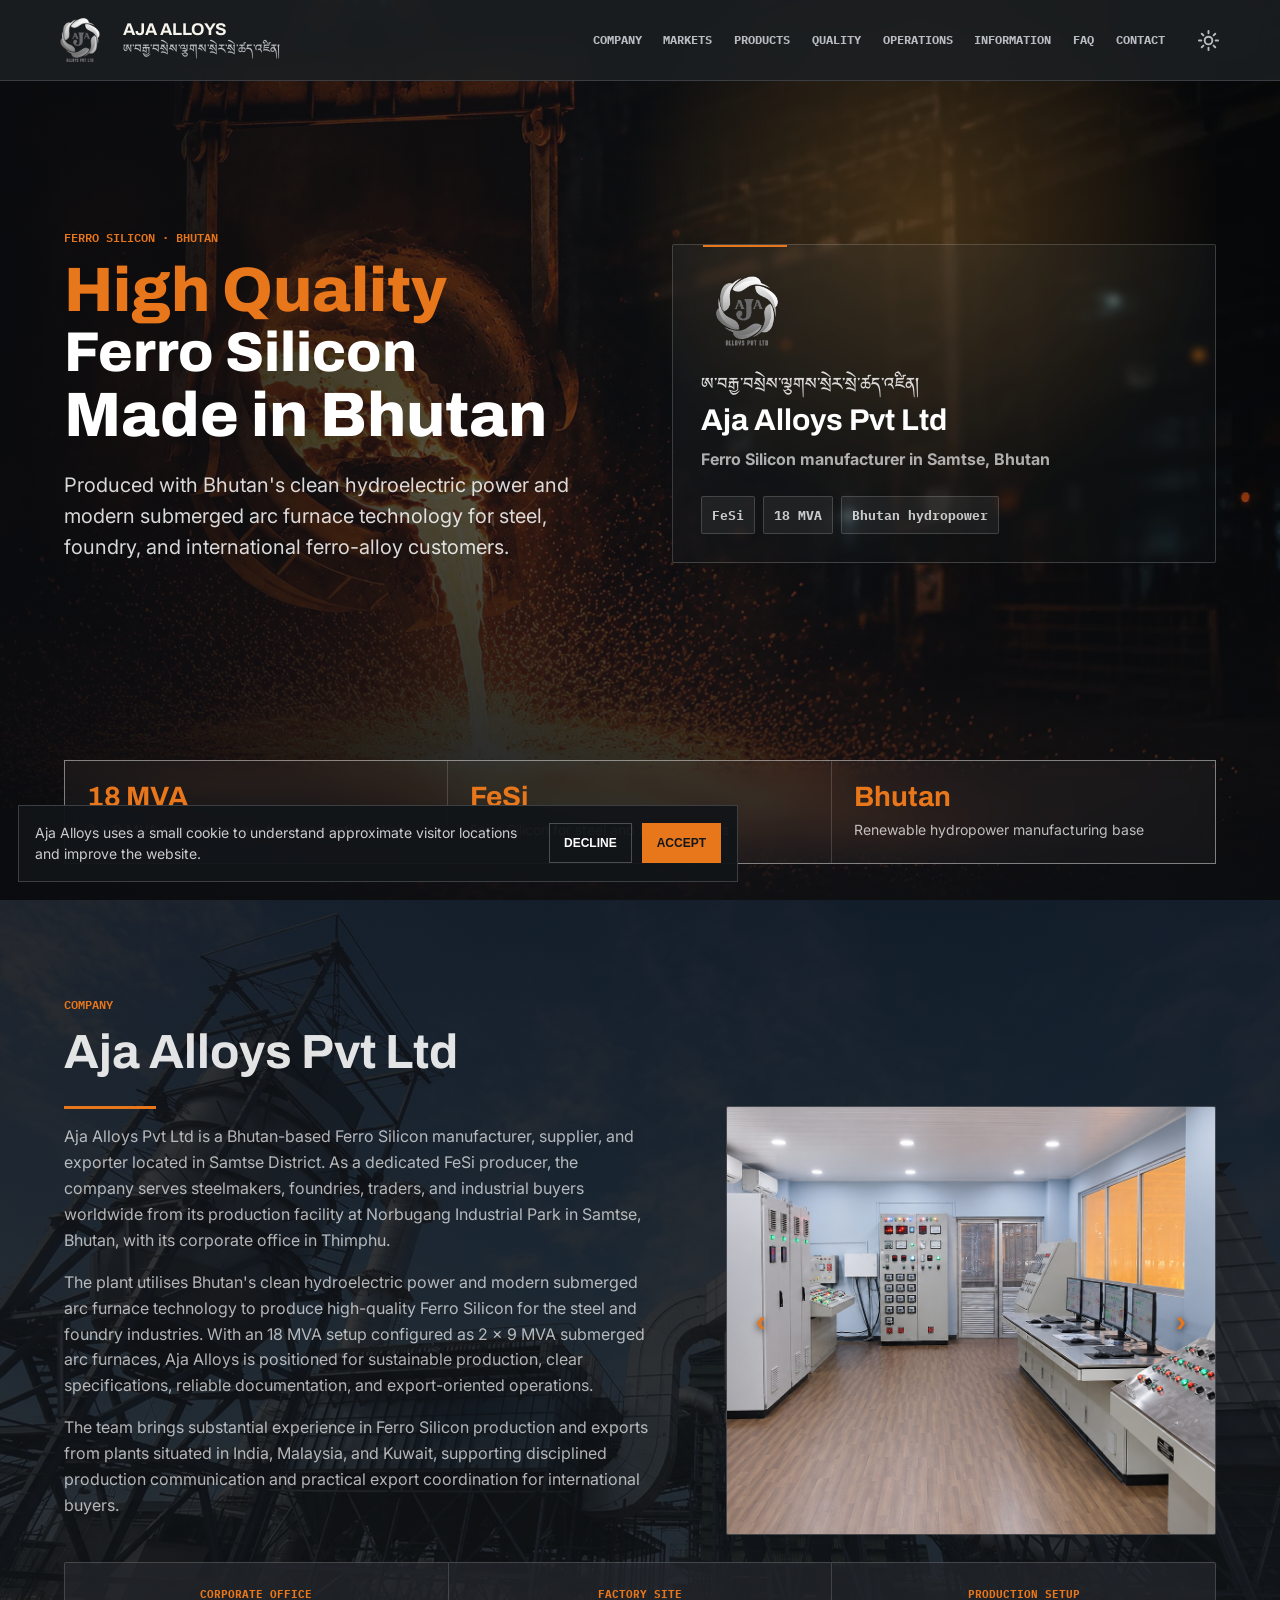
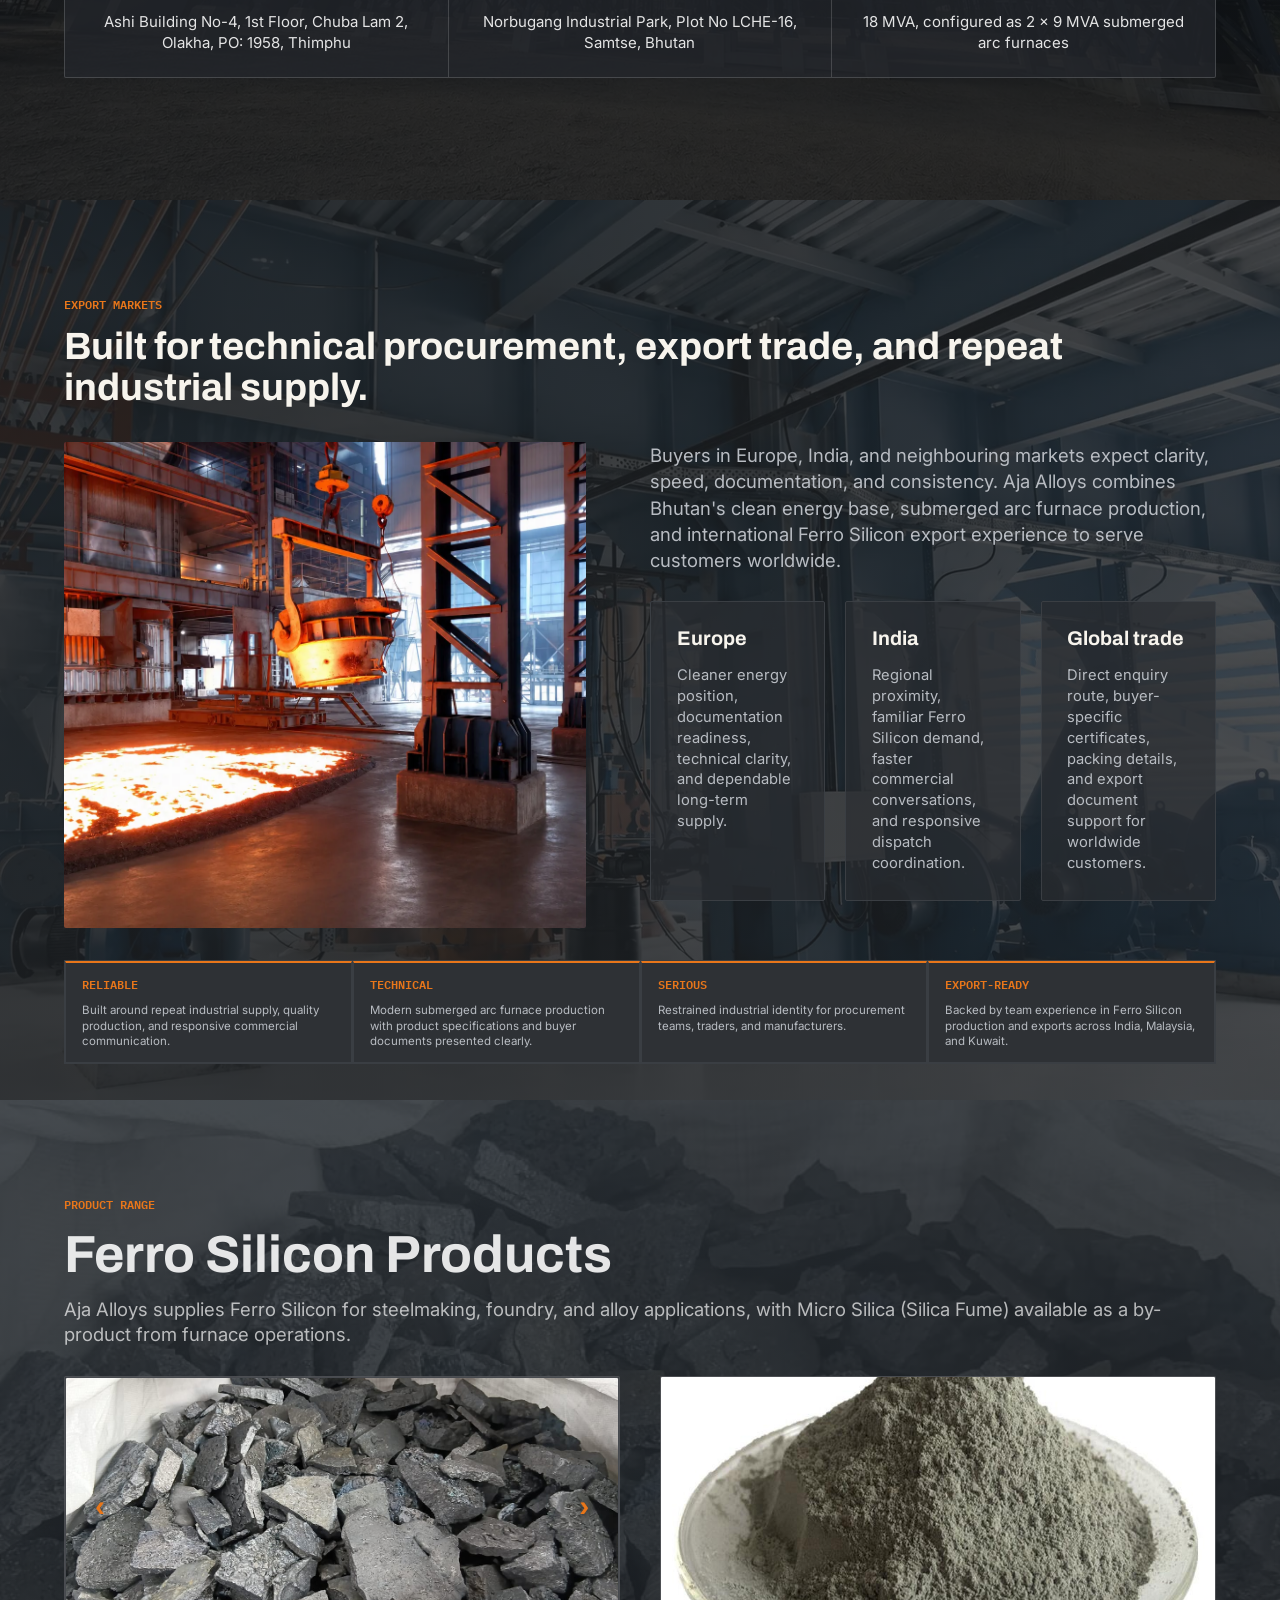
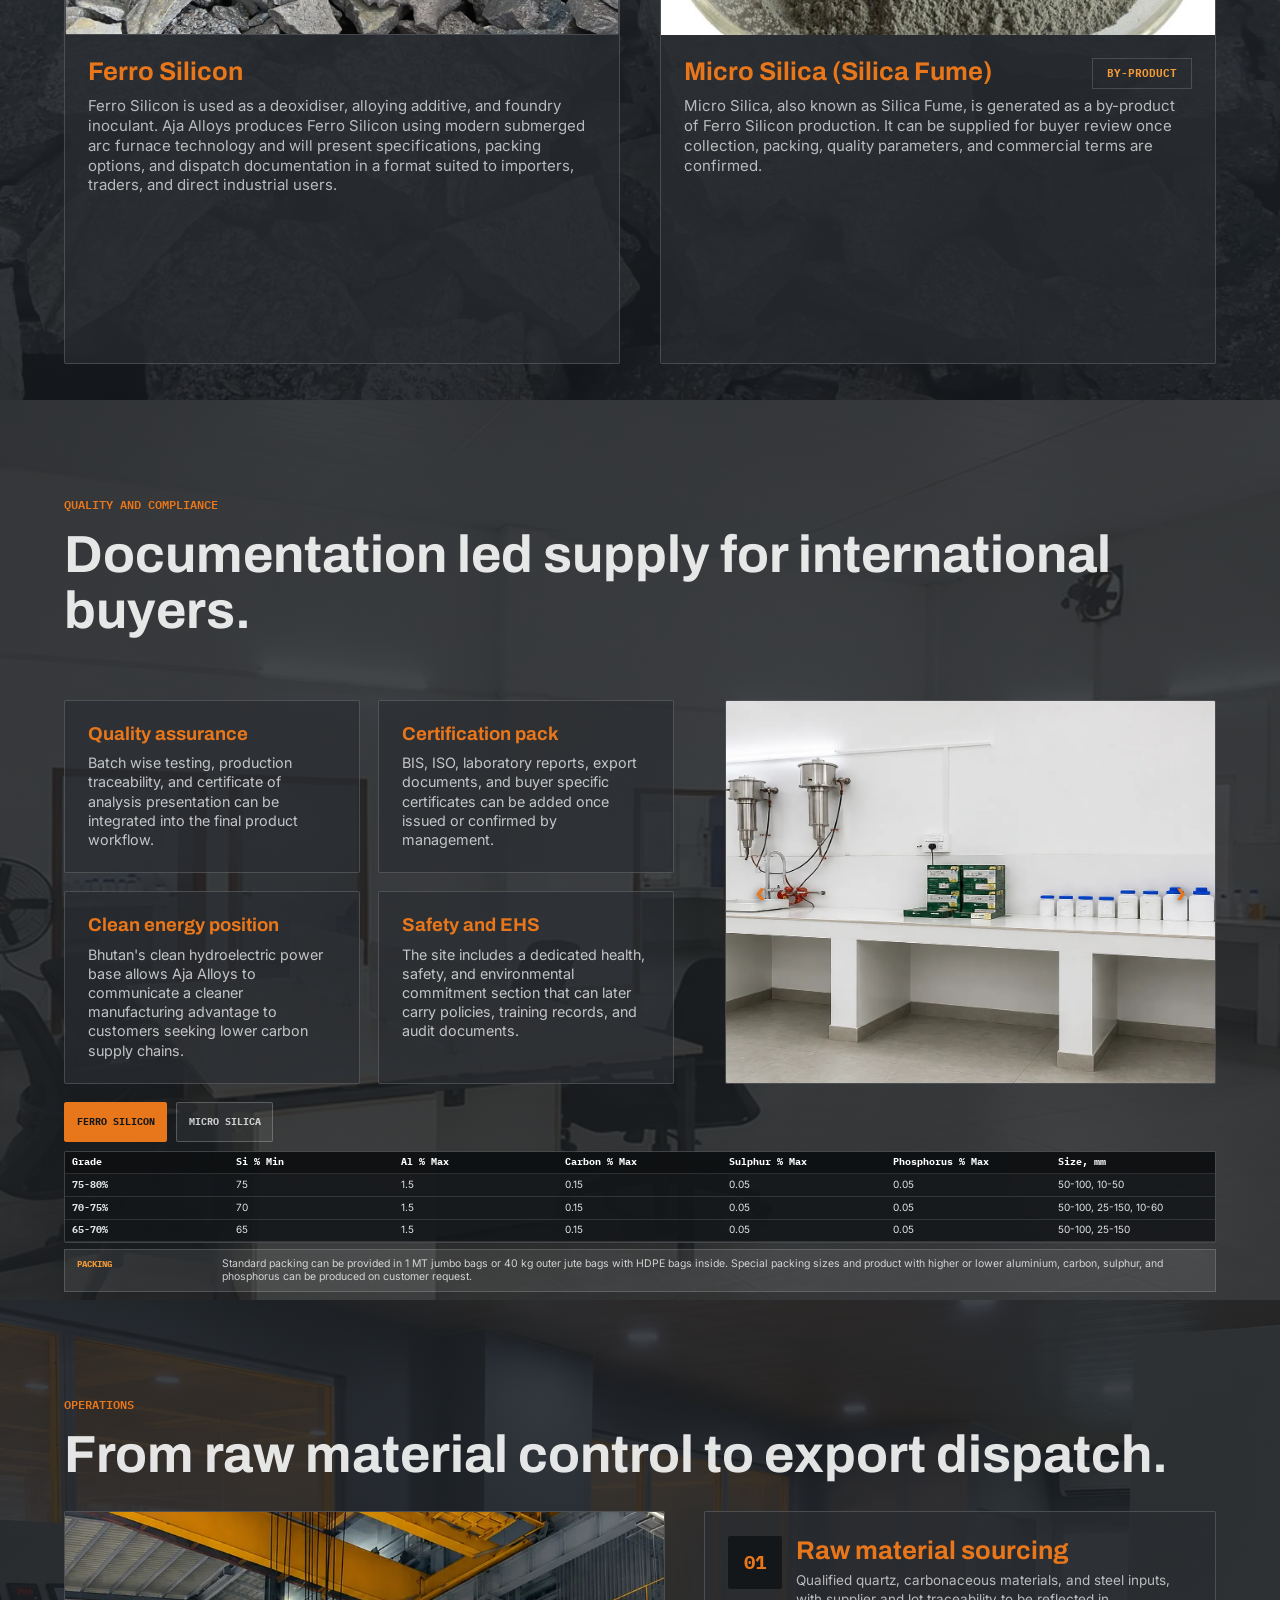
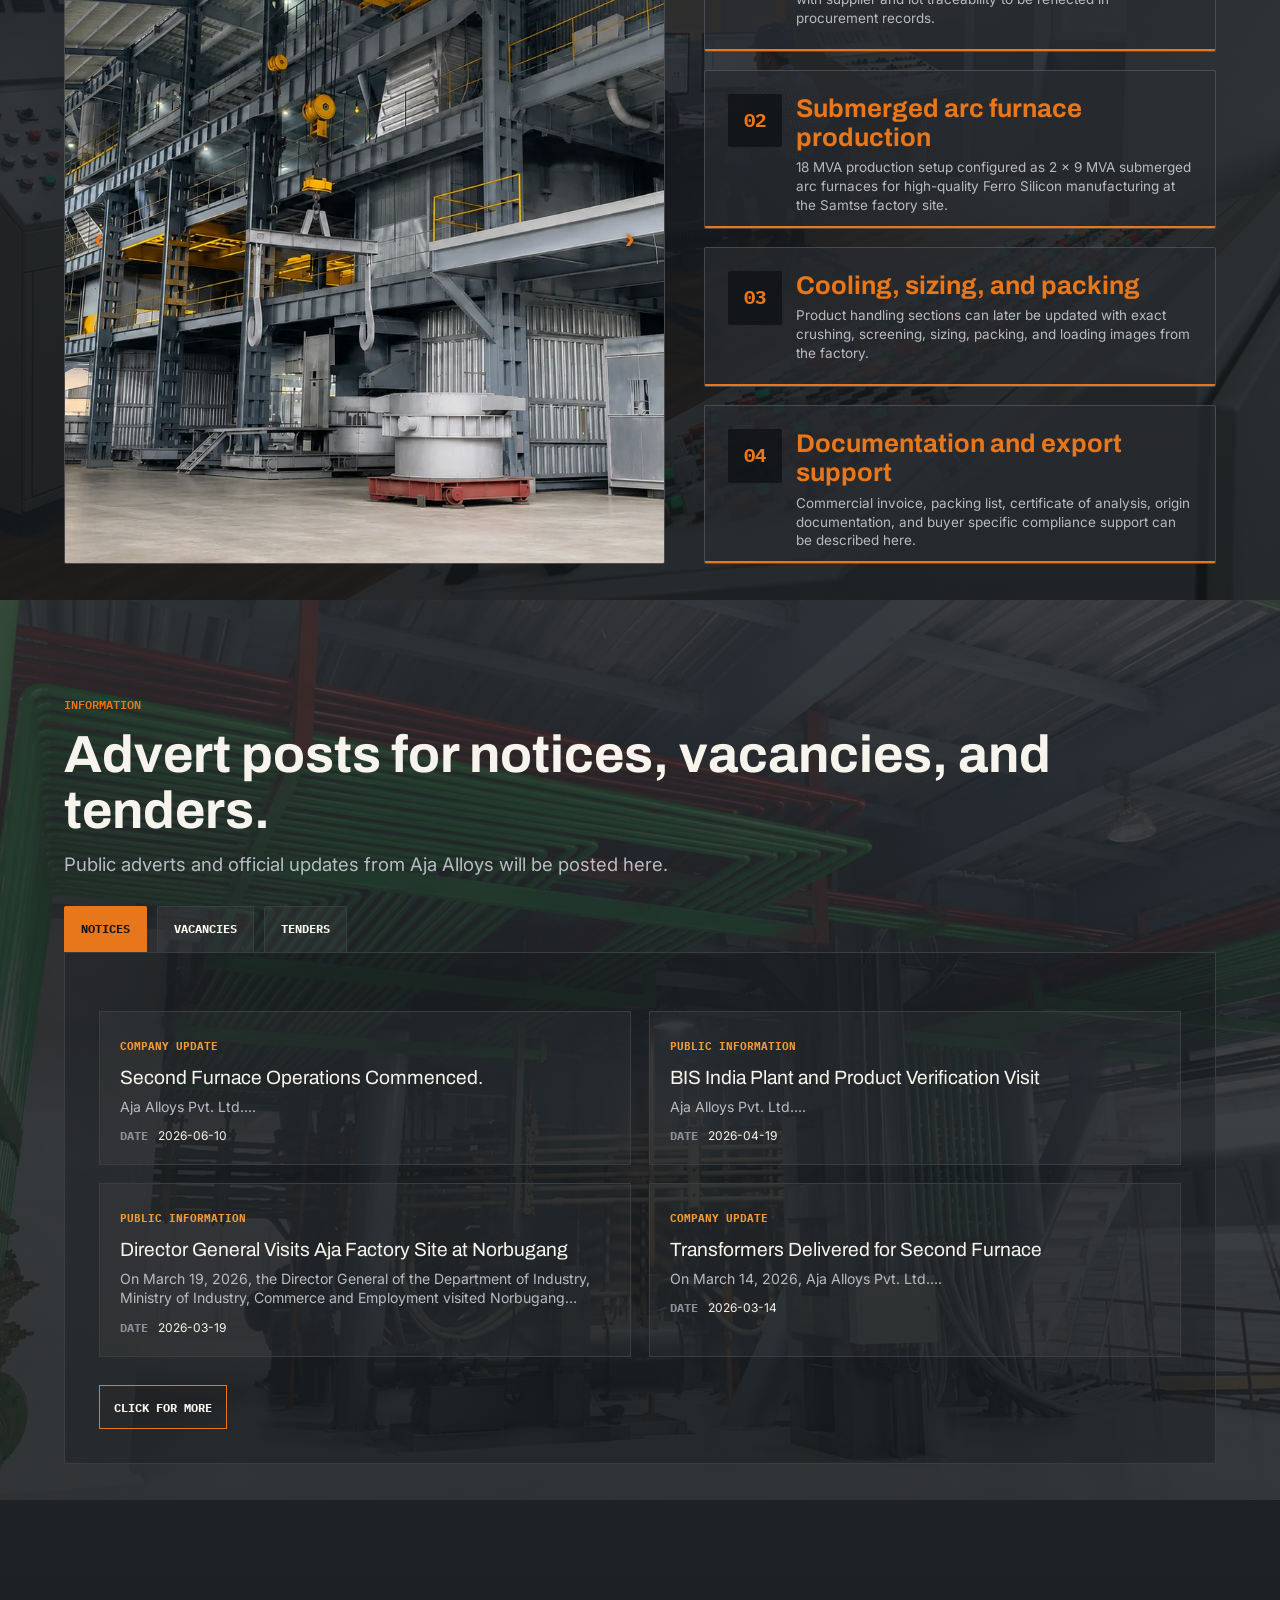
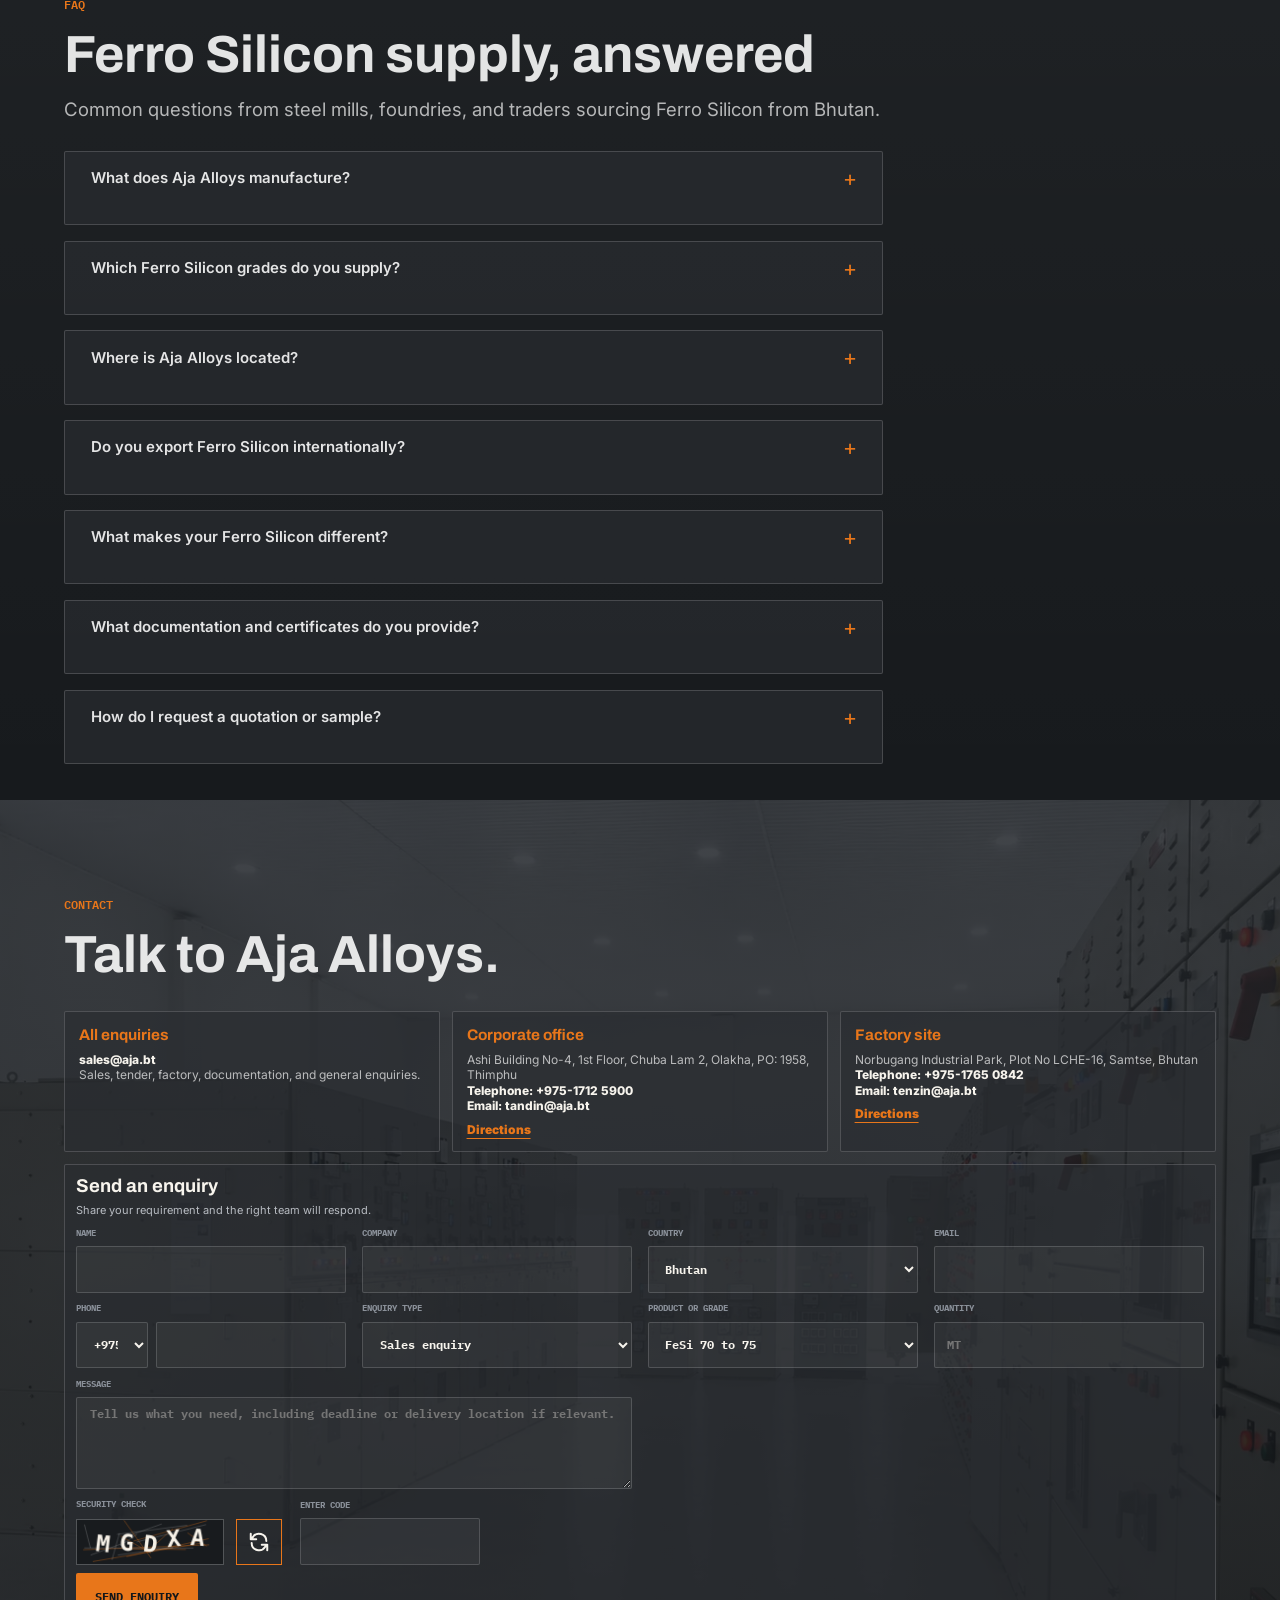
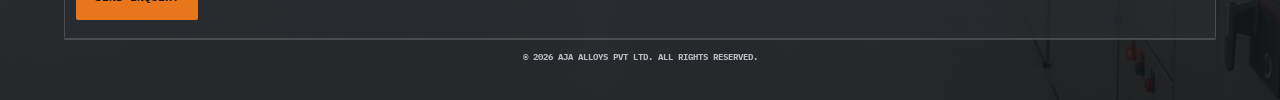
<file: index.html>
<!DOCTYPE html>
<html lang="en">
<head>
  <meta charset="UTF-8">
  <meta name="viewport" content="width=device-width, initial-scale=1.0">
  <meta name="description" content="Aja Alloys Pvt Ltd is a Bhutan based Ferro Silicon manufacturer in Samtse District, using clean hydroelectric power and 2 x 9 MVA submerged arc furnaces to serve steel and foundry customers worldwide.">
  <title>Aja Alloys Pvt Ltd | Ferro Silicon Manufacturer in Bhutan</title>
  <link rel="canonical" href="https://www.aja.bt/">
  <meta name="theme-color" content="#101214">
  <meta property="og:type" content="website">
  <meta property="og:site_name" content="Aja Alloys Pvt Ltd">
  <meta property="og:title" content="Aja Alloys Pvt Ltd | Ferro Silicon Manufacturer in Bhutan">
  <meta property="og:description" content="Bhutan based Ferro Silicon manufacturer in Samtse, using clean hydroelectric power and 2 x 9 MVA submerged arc furnaces for steel and foundry customers worldwide.">
  <meta property="og:url" content="https://www.aja.bt/">
  <meta property="og:image" content="https://www.aja.bt/assets/product-ferro-silicon.jpg?v=20260622-preview-v1">
  <meta property="og:image:secure_url" content="https://www.aja.bt/assets/product-ferro-silicon.jpg?v=20260622-preview-v1">
  <meta property="og:image:type" content="image/jpeg">
  <meta property="og:image:width" content="1280">
  <meta property="og:image:height" content="720">
  <meta property="og:image:alt" content="Ferro Silicon product from Aja Alloys">
  <meta name="twitter:card" content="summary_large_image">
  <meta name="twitter:title" content="Aja Alloys Pvt Ltd | Ferro Silicon Manufacturer in Bhutan">
  <meta name="twitter:description" content="Bhutan based Ferro Silicon manufacturer in Samtse, using clean hydroelectric power and submerged arc furnace technology for steel and foundry customers.">
  <meta name="twitter:image" content="https://www.aja.bt/assets/product-ferro-silicon.jpg?v=20260622-preview-v1">
  <meta name="twitter:image:alt" content="Ferro Silicon product from Aja Alloys">
  <link rel="icon" href="assets/aja-logo.svg" type="image/svg+xml">
  <link rel="preconnect" href="https://fonts.googleapis.com">
  <link rel="preconnect" href="https://fonts.gstatic.com" crossorigin>
  <link href="https://fonts.googleapis.com/css2?family=Archivo:wght@600;700;800&family=IBM+Plex+Mono:wght@400;500;600&family=Inter:wght@400;500;600;700;800&family=Uchen&display=swap" rel="stylesheet">
  <link rel="stylesheet" href="styles.css?v=20260623-responsive-layout-v1">
  <script type="application/ld+json">
  {
    "@context": "https://schema.org",
    "@graph": [
      {
        "@type": "Organization",
        "@id": "https://www.aja.bt/#organization",
        "name": "Aja Alloys Pvt Ltd",
        "alternateName": "Aja Alloys",
        "url": "https://www.aja.bt/",
        "logo": "https://www.aja.bt/assets/aja-logo-transparent.png",
        "image": "https://www.aja.bt/assets/product-ferro-silicon.jpg",
        "description": "Bhutan based Ferro Silicon manufacturer in Samtse, using clean hydroelectric power and 2 x 9 MVA submerged arc furnaces for steel and foundry customers worldwide.",
        "knowsAbout": [
          "Ferro Silicon (FeSi)",
          "Micro Silica (Silica Fume)",
          "Ferro alloy manufacturing",
          "Submerged arc furnace production"
        ],
        "email": "sales@aja.bt",
        "telephone": "+975-1712-5900",
        "address": {
          "@type": "PostalAddress",
          "streetAddress": "Ashi Building No-4, 1st Floor, Chuba Lam 2, Olakha",
          "addressLocality": "Thimphu",
          "postalCode": "1958",
          "addressCountry": "BT"
        },
        "contactPoint": [
          {
            "@type": "ContactPoint",
            "telephone": "+975-1712-5900",
            "email": "sales@aja.bt",
            "contactType": "sales",
            "areaServed": "Worldwide",
            "availableLanguage": ["en"]
          }
        ]
      },
      {
        "@type": "WebSite",
        "@id": "https://www.aja.bt/#website",
        "url": "https://www.aja.bt/",
        "name": "Aja Alloys Pvt Ltd",
        "inLanguage": "en",
        "publisher": { "@id": "https://www.aja.bt/#organization" }
      }
    ]
  }
  </script>
  <script type="application/ld+json">
  {
    "@context": "https://schema.org",
    "@type": "FAQPage",
    "mainEntity": [
      {
        "@type": "Question",
        "name": "What does Aja Alloys manufacture?",
        "acceptedAnswer": { "@type": "Answer", "text": "Aja Alloys produces Ferro Silicon (FeSi) at its plant in Samtse, Bhutan, using modern submerged arc furnace technology. Micro Silica (Silica Fume) is available as a by-product of Ferro Silicon production." }
      },
      {
        "@type": "Question",
        "name": "Which Ferro Silicon grades do you supply?",
        "acceptedAnswer": { "@type": "Answer", "text": "We supply standard Ferro Silicon grades including FeSi 75, FeSi 72, FeSi 70 to 75, and FeSi 65. Sizing, packing, and other specifications can be confirmed against your requirement." }
      },
      {
        "@type": "Question",
        "name": "Where is Aja Alloys located?",
        "acceptedAnswer": { "@type": "Answer", "text": "The production plant is at Norbugang Industrial Park, Plot No LCHE-16, Samtse, Bhutan, with the corporate office in Olakha, Thimphu." }
      },
      {
        "@type": "Question",
        "name": "Do you export Ferro Silicon internationally?",
        "acceptedAnswer": { "@type": "Answer", "text": "Yes. Aja Alloys serves steelmakers, foundries, traders, and industrial buyers worldwide, with particular focus on Europe, India, and neighbouring markets." }
      },
      {
        "@type": "Question",
        "name": "What makes your Ferro Silicon different?",
        "acceptedAnswer": { "@type": "Answer", "text": "Our Ferro Silicon is produced using Bhutan's clean hydroelectric power and an 18 MVA setup configured as 2 x 9 MVA submerged arc furnaces, giving a lower-carbon energy base alongside clear specifications and reliable export documentation." }
      },
      {
        "@type": "Question",
        "name": "What documentation and certificates do you provide?",
        "acceptedAnswer": { "@type": "Answer", "text": "Batch-wise testing, production traceability, and certificate of analysis can be integrated into the supply workflow. BIS, ISO, laboratory reports, and buyer-specific export documents can be provided once issued or confirmed by management." }
      },
      {
        "@type": "Question",
        "name": "How do I request a quotation or sample?",
        "acceptedAnswer": { "@type": "Answer", "text": "Email sales@aja.bt or use the website enquiry form. Include the grade, quantity in MT, and delivery destination so the right team can respond quickly with commercial terms." }
      }
    ]
  }
  </script>
</head>
<body>
  <a class="skip-link" href="#top">Skip to content</a>
  <header class="site-header" data-header>
    <a class="brand" href="#top" aria-label="Aja Alloys home">
      <img src="assets/aja-logo-transparent.png?v=clear-logo-v2" alt="Aja Alloys logo" width="1024" height="1024" decoding="async">
      <span>
        <strong>AJA ALLOYS</strong>
        <small class="dzongkha">ཨ་བརྒྱ་བསྲེས་ལྕགས་སྲེར་སྲེ་ཚད་འཛིན།</small>
      </span>
    </a>
    <div class="header-actions">
      <button class="theme-toggle" type="button" data-theme-toggle aria-label="Switch to light theme" aria-pressed="false" title="Switch theme">
        <span class="theme-toggle-icon theme-toggle-icon-sun" aria-hidden="true">
          <svg viewBox="0 0 24 24" focusable="false">
            <circle cx="12" cy="12" r="4"></circle>
            <path d="M12 2v2.5M12 19.5V22M4.93 4.93l1.77 1.77M17.3 17.3l1.77 1.77M2 12h2.5M19.5 12H22M4.93 19.07l1.77-1.77M17.3 6.7l1.77-1.77"></path>
          </svg>
        </span>
        <span class="theme-toggle-icon theme-toggle-icon-moon" aria-hidden="true">
          <svg viewBox="0 0 24 24" focusable="false">
            <path d="M20.5 14.2A8.4 8.4 0 0 1 9.8 3.5a8.6 8.6 0 1 0 10.7 10.7Z"></path>
          </svg>
        </span>
      </button>
      <button class="nav-toggle" type="button" data-nav-toggle aria-label="Open navigation" aria-expanded="false">
        <span></span>
        <span></span>
        <span></span>
      </button>
    </div>
    <nav class="site-nav" data-site-nav aria-label="Main navigation">
      <a href="#company">Company</a>
      <a href="#export">Markets</a>
      <a href="#products">Products</a>
      <a href="#quality">Quality</a>
      <a href="#operations">Operations</a>
      <a href="#information">Information</a>
      <a href="#faq">FAQ</a>
      <a href="#contact">Contact</a>
    </nav>
  </header>

  <main id="top">
    <section class="hero section-dark">
      <div class="hero-media">
        <img src="assets/hero-ferro-silicon-pour.webp?v=20260621-hero" alt="Molten metal being poured from an industrial ladle" width="1536" height="1024" fetchpriority="high" decoding="async">
      </div>
      <div class="hero-inner">
        <div class="hero-content">
          <p class="eyebrow">Ferro Silicon · Bhutan</p>
          <h1 class="hero-title">
            <span class="hero-title-emphasis hero-title-accent">High Quality</span>
            <span>Ferro Silicon</span>
            <span class="hero-title-emphasis">Made in Bhutan</span>
          </h1>
          <p class="hero-copy">
            Produced with Bhutan's clean hydroelectric power and modern submerged arc furnace technology for steel, foundry, and international ferro-alloy customers.
          </p>
        </div>
        <aside class="hero-panel" aria-label="Aja Alloys identity and export positioning">
          <img src="assets/aja-logo-transparent.png?v=clear-logo-v2" alt="" width="1024" height="1024" decoding="async">
          <p class="dzongkha">ཨ་བརྒྱ་བསྲེས་ལྕགས་སྲེར་སྲེ་ཚད་འཛིན།</p>
          <h2>Aja Alloys Pvt Ltd</h2>
          <span>Ferro Silicon manufacturer in Samtse, Bhutan</span>
          <div class="hero-tags">
            <small>FeSi</small>
            <small>18 MVA</small>
            <small>Bhutan hydropower</small>
          </div>
        </aside>
      </div>
      <div class="hero-facts" aria-label="Key facts">
        <div>
          <strong>18 MVA</strong>
          <span>2 x 9 MVA submerged arc furnace configuration</span>
        </div>
        <div>
          <strong>FeSi</strong>
          <span>Ferro Silicon for steel and foundry users</span>
        </div>
        <div>
          <strong>Bhutan</strong>
          <span>Renewable hydropower manufacturing base</span>
        </div>
      </div>
    </section>

    <section class="section intro" id="company">
      <div class="section-heading">
        <p class="eyebrow">Company</p>
        <h2>Aja Alloys Pvt Ltd</h2>
      </div>
      <div class="intro-grid">
        <div class="intro-copy">
          <p>
            Aja Alloys Pvt Ltd is a Bhutan-based Ferro Silicon manufacturer, supplier, and exporter located in Samtse District. As a dedicated FeSi producer, the company serves steelmakers, foundries, traders, and industrial buyers worldwide from its production facility at Norbugang Industrial Park in Samtse, Bhutan, with its corporate office in Thimphu.
          </p>
          <div class="read-more-extra">
            <p>
              The plant utilises Bhutan's clean hydroelectric power and modern submerged arc furnace technology to produce high-quality Ferro Silicon for the steel and foundry industries. With an 18 MVA setup configured as 2 x 9 MVA submerged arc furnaces, Aja Alloys is positioned for sustainable production, clear specifications, reliable documentation, and export-oriented operations.
            </p>
            <p>
              The team brings substantial experience in Ferro Silicon production and exports from plants situated in India, Malaysia, and Kuwait, supporting disciplined production communication and practical export coordination for international buyers.
            </p>
          </div>
        </div>
        <div class="company-aside">
          <figure class="company-photo" data-company-slideshow>
            <div class="company-slides">
              <img class="is-active" src="assets/company-control-room-clean.png" alt="Aja Alloys clean factory control room and production monitoring equipment" data-company-slide data-caption="Factory control room and production monitoring" width="1672" height="941" loading="lazy" decoding="async">
              <img src="assets/company-furnace-hall.webp" alt="Aja Alloys furnace hall with overhead crane and industrial equipment" data-company-slide data-caption="Furnace hall and overhead crane" width="1672" height="941" loading="lazy" decoding="async">
              <img src="assets/company-emissions-system.webp" alt="Aja Alloys emissions control and plant infrastructure under a blue sky" data-company-slide data-caption="Plant gas cleaning and emissions control system" width="1448" height="1086" loading="lazy" decoding="async">
              <img src="assets/company-factory-exterior-wide.webp?v=20260621b" alt="Wide view of Aja Alloys factory exterior with production infrastructure" data-company-slide data-caption="Factory exterior and production infrastructure" width="1672" height="941" loading="lazy" decoding="async">
              <img src="assets/company-plant-yard-crane.webp" alt="Aja Alloys plant yard with production buildings and mobile crane" data-company-slide data-caption="Plant yard and production buildings" width="1672" height="941" loading="lazy" decoding="async">
              <img src="assets/company-control-room-operators.webp" alt="Aja Alloys operators at the central control room desk monitoring production" data-company-slide data-caption="Central control room and production monitoring" width="1672" height="941" loading="lazy" decoding="async">
              <img src="assets/company-control-room-switchgear.webp" alt="Aja Alloys electrical control and switchgear room with control panels" data-company-slide data-caption="Electrical control and switchgear room" width="1672" height="941" loading="lazy" decoding="async">
              <img src="assets/company-silo-tower.webp" alt="Aja Alloys raw material silo and feed structure" data-company-slide data-caption="Raw material silo and feed structure" width="941" height="1672" loading="lazy" decoding="async">
              <button class="company-slide-control company-slide-control-prev" type="button" aria-label="Previous company image" data-company-slide-prev>‹</button>
              <button class="company-slide-control company-slide-control-next" type="button" aria-label="Next company image" data-company-slide-next>›</button>
            </div>
            <figcaption data-company-slideshow-caption>Factory control room and production monitoring</figcaption>
          </figure>
        </div>
      </div>
      <div class="profile-panel" aria-label="Company profile summary">
        <table class="profile-table" aria-label="Company profile details">
          <tbody>
            <tr>
              <td>
                <span>Corporate office</span>
                <p>Ashi Building No-4, 1st Floor, Chuba Lam 2, Olakha, PO: 1958, Thimphu</p>
              </td>
              <td>
                <span>Factory site</span>
                <p>Norbugang Industrial Park, Plot No LCHE-16, Samtse, Bhutan</p>
              </td>
              <td>
                <span>Production setup</span>
                <p>18 MVA, configured as 2 x 9 MVA submerged arc furnaces</p>
              </td>
            </tr>
          </tbody>
        </table>
      </div>
    </section>

    <section class="section split-section" id="export">
      <div class="section-heading compact">
        <p class="eyebrow">Export markets</p>
        <h2>Built for technical procurement, export trade, and repeat industrial supply.</h2>
      </div>
      <div class="image-band">
        <img src="assets/export-market-furnace.webp?v=20260621-market" alt="Ferro Silicon furnace hall with molten metal and overhead lifting equipment" width="1080" height="1456" loading="lazy" decoding="async">
      </div>
      <div class="export-copy">
        <p>
          Buyers in Europe, India, and neighbouring markets expect clarity, speed, documentation, and consistency. Aja Alloys combines Bhutan's clean energy base, submerged arc furnace production, and international Ferro Silicon export experience to serve customers worldwide.
        </p>
        <div class="export-points" aria-label="Export customer focus areas">
          <article>
            <h3><span>Europe</span></h3>
            <p>Cleaner energy position, documentation readiness, technical clarity, and dependable long-term supply.</p>
          </article>
          <article>
            <h3><span>India</span></h3>
            <p>Regional proximity, familiar Ferro Silicon demand, faster commercial conversations, and responsive dispatch coordination.</p>
          </article>
          <article>
            <h3><span>Global trade</span></h3>
            <p>Direct enquiry route, buyer-specific certificates, packing details, and export document support for worldwide customers.</p>
          </article>
        </div>
      </div>
      <div class="positioning-strip export-positioning-strip" aria-label="Aja Alloys positioning">
        <article>
          <button class="positioning-popout-trigger" type="button" data-positioning-popout aria-haspopup="dialog">
            <span>Reliable</span>
          </button>
          <p>Built around repeat industrial supply, quality production, and responsive commercial communication.</p>
        </article>
        <article>
          <button class="positioning-popout-trigger" type="button" data-positioning-popout aria-haspopup="dialog">
            <span>Technical</span>
          </button>
          <p>Modern submerged arc furnace production with product specifications and buyer documents presented clearly.</p>
        </article>
        <article>
          <button class="positioning-popout-trigger" type="button" data-positioning-popout aria-haspopup="dialog">
            <span>Serious</span>
          </button>
          <p>Restrained industrial identity for procurement teams, traders, and manufacturers.</p>
        </article>
        <article>
          <button class="positioning-popout-trigger" type="button" data-positioning-popout aria-haspopup="dialog">
            <span>Export-ready</span>
          </button>
          <p>Backed by team experience in Ferro Silicon production and exports across India, Malaysia, and Kuwait.</p>
        </article>
      </div>
    </section>

    <section class="section products" id="products">
      <div class="section-heading">
        <p class="eyebrow">Product range</p>
        <h2>Ferro Silicon Products</h2>
        <p>
          Aja Alloys supplies Ferro Silicon for steelmaking, foundry, and alloy applications, with Micro Silica (Silica Fume) available as a by-product from furnace operations.
        </p>
      </div>
      <div class="product-layout">
        <article class="product-summary">
          <figure class="company-photo product-visual" data-company-slideshow>
            <div class="company-slides">
              <img class="is-active" src="assets/product-ferro-silicon.jpg?v=20260621-product" alt="Ferro Silicon lumps packed in a bag" data-company-slide data-caption="Ferro Silicon lumps, bagged" width="1280" height="720" loading="lazy" decoding="async">
              <img src="assets/product-ferro-silicon-lump.webp" alt="Ferro Silicon lump showing fracture face" data-company-slide data-caption="Ferro Silicon lump, fracture face" width="1536" height="1024" loading="lazy" decoding="async">
              <img src="assets/product-ferro-silicon-lump-2.webp" alt="Ferro Silicon lump showing crystalline surface" data-company-slide data-caption="Ferro Silicon lump, crystalline surface" width="1024" height="1536" loading="lazy" decoding="async">
              <button class="company-slide-control company-slide-control-prev" type="button" aria-label="Previous product image" data-company-slide-prev>‹</button>
              <button class="company-slide-control company-slide-control-next" type="button" aria-label="Next product image" data-company-slide-next>›</button>
            </div>
            <figcaption data-company-slideshow-caption>Ferro Silicon lumps, bagged</figcaption>
          </figure>
          <div>
            <h3>Ferro Silicon</h3>
            <p>
              Ferro Silicon is used as a deoxidiser, alloying additive, and foundry inoculant. Aja Alloys produces Ferro Silicon using modern submerged arc furnace technology and will present specifications, packing options, and dispatch documentation in a format suited to importers, traders, and direct industrial users.
            </p>
          </div>
        </article>
        <article class="product-summary product-summary-muted">
          <img src="assets/product-micro-silica.jpg?v=20260621-micro-silica" alt="Micro Silica (Silica Fume) powder sample from Aja Alloys Ferro Silicon production" width="783" height="580" loading="lazy" decoding="async">
          <div>
            <span class="product-kicker">By-product</span>
            <h3>Micro Silica (Silica Fume)</h3>
            <p>
              Micro Silica, also known as Silica Fume, is generated as a by-product of Ferro Silicon production. It can be supplied for buyer review once collection, packing, quality parameters, and commercial terms are confirmed.
            </p>
          </div>
        </article>
      </div>
    </section>

    <section class="section section-dark quality" id="quality">
      <div class="quality-layout">
        <div class="section-heading">
          <p class="eyebrow">Quality and compliance</p>
          <h2>Documentation led supply for international buyers.</h2>
        </div>
        <div class="quality-grid">
          <div>
            <h3>Quality assurance</h3>
            <p>Batch wise testing, production traceability, and certificate of analysis presentation can be integrated into the final product workflow.</p>
          </div>
          <div>
            <h3>Certification pack</h3>
            <p>BIS, ISO, laboratory reports, export documents, and buyer specific certificates can be added once issued or confirmed by management.</p>
          </div>
          <div>
            <h3>Clean energy position</h3>
            <p>Bhutan's clean hydroelectric power base allows Aja Alloys to communicate a cleaner manufacturing advantage to customers seeking lower carbon supply chains.</p>
          </div>
          <div>
            <h3>Safety and EHS</h3>
            <p>The site includes a dedicated health, safety, and environmental commitment section that can later carry policies, training records, and audit documents.</p>
          </div>
        </div>
        <figure class="company-photo quality-visual" data-company-slideshow>
          <div class="company-slides">
            <img class="is-active" src="assets/quality-lab-sample-prep.webp" alt="Aja Alloys quality laboratory sample preparation bench" data-company-slide data-caption="Sample preparation bench" width="1672" height="941" loading="lazy" decoding="async">
            <img src="assets/quality-lab-balances.webp" alt="Aja Alloys laboratory precision balances and sample jars" data-company-slide data-caption="Weighing and precision balances" width="1672" height="941" loading="lazy" decoding="async">
            <img src="assets/quality-lab-furnace-hood.webp" alt="Aja Alloys laboratory fume hood, ashing furnace, and titration setup" data-company-slide data-caption="Fume hood and ashing furnace" width="1672" height="941" loading="lazy" decoding="async">
            <img src="assets/quality-lab-room.webp" alt="Aja Alloys quality control laboratory" data-company-slide data-caption="Quality control laboratory" width="1920" height="1080" loading="lazy" decoding="async">
            <img src="assets/quality-lab-titration.webp" alt="Aja Alloys laboratory titration and wet chemistry bench" data-company-slide data-caption="Titration and wet chemistry" width="1672" height="941" loading="lazy" decoding="async">
            <button class="company-slide-control company-slide-control-prev" type="button" aria-label="Previous laboratory image" data-company-slide-prev>‹</button>
            <button class="company-slide-control company-slide-control-next" type="button" aria-label="Next laboratory image" data-company-slide-next>›</button>
          </div>
          <figcaption data-company-slideshow-caption>Sample preparation bench</figcaption>
        </figure>
      </div>
      <div class="quality-parameters" data-spec-tabs>
        <div class="spec-tabs" role="tablist" aria-label="Product specification tables">
          <button class="spec-tab is-active" type="button" id="spec-tab-ferro" role="tab" aria-selected="true" aria-controls="spec-panel-ferro" data-spec-tab="ferro">Ferro Silicon</button>
          <button class="spec-tab" type="button" id="spec-tab-micro" role="tab" aria-selected="false" aria-controls="spec-panel-micro" data-spec-tab="micro">Micro Silica</button>
        </div>

        <div class="spec-panels">
          <div class="spec-table-group is-active" id="spec-panel-ferro" role="tabpanel" aria-labelledby="spec-tab-ferro" data-spec-panel="ferro">
            <div class="spec-table-heading">
              <p class="eyebrow">Ferro Silicon</p>
              <h3>FeSi grade specifications</h3>
            </div>
            <button class="spec-toggle" type="button" aria-expanded="false" data-spec-toggle>Show specifications</button>
            <div class="spec-table-wrap" role="region" aria-label="Ferro Silicon grade specification table">
              <table class="spec-table">
                <thead>
                  <tr>
                    <th>Grade</th>
                    <th>Si % Min</th>
                    <th>Al % Max</th>
                    <th>Carbon % Max</th>
                    <th>Sulphur % Max</th>
                    <th>Phosphorus % Max</th>
                    <th>Size, mm</th>
                  </tr>
                </thead>
                <tbody>
                  <tr>
                    <td data-label="Grade">75-80%</td>
                    <td data-label="Si % Min">75</td>
                    <td data-label="Al % Max">1.5</td>
                    <td data-label="Carbon % Max">0.15</td>
                    <td data-label="Sulphur % Max">0.05</td>
                    <td data-label="Phosphorus % Max">0.05</td>
                    <td data-label="Size, mm">50-100, 10-50</td>
                  </tr>
                  <tr>
                    <td data-label="Grade">70-75%</td>
                    <td data-label="Si % Min">70</td>
                    <td data-label="Al % Max">1.5</td>
                    <td data-label="Carbon % Max">0.15</td>
                    <td data-label="Sulphur % Max">0.05</td>
                    <td data-label="Phosphorus % Max">0.05</td>
                    <td data-label="Size, mm">50-100, 25-150, 10-60</td>
                  </tr>
                  <tr>
                    <td data-label="Grade">65-70%</td>
                    <td data-label="Si % Min">65</td>
                    <td data-label="Al % Max">1.5</td>
                    <td data-label="Carbon % Max">0.15</td>
                    <td data-label="Sulphur % Max">0.05</td>
                    <td data-label="Phosphorus % Max">0.05</td>
                    <td data-label="Size, mm">50-100, 25-150</td>
                  </tr>
                </tbody>
              </table>
            </div>
            <p class="spec-note"><span>Packing</span> Standard packing can be provided in 1 MT jumbo bags or 40 kg outer jute bags with HDPE bags inside. Special packing sizes and product with higher or lower aluminium, carbon, sulphur, and phosphorus can be produced on customer request.</p>
          </div>

          <div class="spec-table-group" id="spec-panel-micro" role="tabpanel" aria-labelledby="spec-tab-micro" data-spec-panel="micro" hidden>
            <div class="spec-table-heading">
              <p class="eyebrow">Micro Silica</p>
              <h3>Silica Fume specifications</h3>
            </div>
            <button class="spec-toggle" type="button" aria-expanded="false" data-spec-toggle>Show specifications</button>
            <div class="spec-table-wrap" role="region" aria-label="Micro Silica specification table">
              <table class="spec-table">
                <thead>
                  <tr>
                    <th>Specification</th>
                    <th>SiO2</th>
                    <th>Moisture</th>
                    <th>LOI</th>
                    <th>Coarse particles, +45 micron</th>
                    <th>Bulk density, kg/m3</th>
                  </tr>
                </thead>
                <tbody>
                  <tr>
                    <td data-label="Specification">Specification 1</td>
                    <td data-label="SiO2">85% Min</td>
                    <td data-label="Moisture">1% Max</td>
                    <td data-label="LOI">3% Max</td>
                    <td data-label="Coarse particles, +45 micron">5% Max</td>
                    <td data-label="Bulk density, kg/m3">550-700</td>
                  </tr>
                  <tr>
                    <td data-label="Specification">Specification 2</td>
                    <td data-label="SiO2">80% Min</td>
                    <td data-label="Moisture">1% Max</td>
                    <td data-label="LOI">3% Max</td>
                    <td data-label="Coarse particles, +45 micron">5% Max</td>
                    <td data-label="Bulk density, kg/m3">550-700</td>
                  </tr>
                </tbody>
              </table>
            </div>
            <p class="spec-note"><span>Packing</span> Jumbo bag bulk packing, approximately 700 kg, or 25 kg HDPE bags.</p>
          </div>
        </div>
      </div>
    </section>

    <section class="section operations" id="operations">
      <div class="section-heading">
        <p class="eyebrow">Operations</p>
        <h2>From raw material control to export dispatch.</h2>
      </div>
      <div class="operations-layout">
        <figure class="operations-visual company-photo" data-company-slideshow>
          <div class="company-slides">
            <img class="is-active" src="assets/company-furnace-hall.webp?v=20260621-operations" alt="Aja Alloys furnace hall and production area" data-company-slide data-caption="Submerged arc furnace production area" width="1672" height="941" loading="lazy" decoding="async">
            <img src="assets/company-control-room-monitors.webp" alt="Aja Alloys operators monitoring production at the control desk" data-company-slide data-caption="Process monitoring at the control desk" width="1085" height="1450" loading="lazy" decoding="async">
            <img src="assets/company-control-room-glow.webp" alt="Aja Alloys control room during a live furnace tap" data-company-slide data-caption="Live furnace monitoring during a tap" width="1086" height="1448" loading="lazy" decoding="async">
            <button class="company-slide-control company-slide-control-prev" type="button" aria-label="Previous operations image" data-company-slide-prev>‹</button>
            <button class="company-slide-control company-slide-control-next" type="button" aria-label="Next operations image" data-company-slide-next>›</button>
          </div>
          <figcaption data-company-slideshow-caption>Submerged arc furnace production area</figcaption>
        </figure>
        <div class="process-list" aria-label="Operations workflow">
          <article>
            <span>01</span>
            <h3>Raw material sourcing</h3>
            <p>Qualified quartz, carbonaceous materials, and steel inputs, with supplier and lot traceability to be reflected in procurement records.</p>
          </article>
          <article>
            <span>02</span>
            <h3>Submerged arc furnace production</h3>
            <p>18 MVA production setup configured as 2 x 9 MVA submerged arc furnaces for high-quality Ferro Silicon manufacturing at the Samtse factory site.</p>
          </article>
          <article>
            <span>03</span>
            <h3>Cooling, sizing, and packing</h3>
            <p>Product handling sections can later be updated with exact crushing, screening, sizing, packing, and loading images from the factory.</p>
          </article>
          <article>
            <span>04</span>
            <h3>Documentation and export support</h3>
            <p>Commercial invoice, packing list, certificate of analysis, origin documentation, and buyer specific compliance support can be described here.</p>
          </article>
        </div>
      </div>
    </section>

    <section class="section careers" id="information">
      <div class="section-heading compact">
        <p class="eyebrow" data-information-eyebrow>Information</p>
        <h2 data-information-title>Advert posts for notices, vacancies, and tenders.</h2>
        <p data-information-summary>
          Public adverts and official updates from Aja Alloys will be posted here.
        </p>
      </div>
      <div class="notice-board" data-notice-tabs data-dynamic-notices>
        <div class="notice-tabs" role="tablist" aria-label="Information categories">
          <a class="notice-tab is-active" href="#notice-panel-news" id="notice-tab-news" role="tab" aria-selected="true" aria-controls="notice-panel-news" data-notice-tab="news">Notices</a>
          <a class="notice-tab" href="#notice-panel-vacancies" id="notice-tab-vacancies" role="tab" aria-selected="false" aria-controls="notice-panel-vacancies" data-notice-tab="vacancies">Vacancies</a>
          <a class="notice-tab" href="#notice-panel-tenders" id="notice-tab-tenders" role="tab" aria-selected="false" aria-controls="notice-panel-tenders" data-notice-tab="tenders">Tenders</a>
        </div>
        <div class="notice-panels">
          <article class="notice-panel is-active" id="notice-panel-news" role="tabpanel" aria-labelledby="notice-tab-news" data-notice-panel="news">
            <div>
              <ul class="notice-list">
                <li>
                  <span>Announcement</span>
                  <strong>Production update</strong>
                  <p>Plant readiness and buyer updates.</p>
                </li>
                <li>
                  <span>Public information</span>
                  <strong>Documentation desk</strong>
                  <p>Specifications, certificates, and export documents.</p>
                </li>
              </ul>
            </div>
            <button class="notice-more-link" type="button">Click for more</button>
          </article>
          <article class="notice-panel" id="notice-panel-vacancies" role="tabpanel" aria-labelledby="notice-tab-vacancies" data-notice-panel="vacancies">
            <div>
              <ul class="notice-list">
                <li>
                  <span>Vacancy announcement</span>
                  <strong>Furnace shift technician</strong>
                  <p>Furnace operation and shift reporting.</p>
                </li>
                <li>
                  <span>Vacancy announcement</span>
                  <strong>Quality and documentation assistant</strong>
                  <p>Sampling records and dispatch documents.</p>
                </li>
              </ul>
            </div>
            <button class="notice-more-link" type="button">Click for more</button>
          </article>
          <article class="notice-panel" id="notice-panel-tenders" role="tabpanel" aria-labelledby="notice-tab-tenders" data-notice-panel="tenders">
            <div>
              <ul class="notice-list">
                <li>
                  <span>Tender notice</span>
                  <strong>Packing materials</strong>
                  <p>Bags, labels, pallets, and dispatch support.</p>
                </li>
                <li>
                  <span>Request for quotation</span>
                  <strong>Lab and safety supplies</strong>
                  <p>Laboratory materials, PPE, and consumables.</p>
                </li>
              </ul>
            </div>
            <button class="notice-more-link" type="button">Click for more</button>
          </article>
        </div>
      </div>
    </section>

    <section class="section faq" id="faq">
      <div class="section-heading">
        <p class="eyebrow">FAQ</p>
        <h2>Ferro Silicon supply, answered</h2>
        <p>Common questions from steel mills, foundries, and traders sourcing Ferro Silicon from Bhutan.</p>
      </div>
      <div class="faq-list">
        <details class="faq-item">
          <summary>What does Aja Alloys manufacture?</summary>
          <p>Aja Alloys produces Ferro Silicon (FeSi) at its plant in Samtse, Bhutan, using modern submerged arc furnace technology. Micro Silica (Silica Fume) is available as a by-product of Ferro Silicon production.</p>
        </details>
        <details class="faq-item">
          <summary>Which Ferro Silicon grades do you supply?</summary>
          <p>We supply standard Ferro Silicon grades including FeSi 75, FeSi 72, FeSi 70 to 75, and FeSi 65. Sizing, packing, and other specifications can be confirmed against your requirement. Share your target grade and we will match it where possible.</p>
        </details>
        <details class="faq-item">
          <summary>Where is Aja Alloys located?</summary>
          <p>The production plant is at Norbugang Industrial Park, Plot No LCHE-16, Samtse, Bhutan, with the corporate office in Olakha, Thimphu. Buyers can coordinate with both the factory and corporate teams directly.</p>
        </details>
        <details class="faq-item">
          <summary>Do you export Ferro Silicon internationally?</summary>
          <p>Yes. Aja Alloys serves steelmakers, foundries, traders, and industrial buyers worldwide, with particular focus on Europe, India, and neighbouring markets. The team brings Ferro Silicon production and export experience from plants in India, Malaysia, and Kuwait.</p>
        </details>
        <details class="faq-item">
          <summary>What makes your Ferro Silicon different?</summary>
          <p>Our Ferro Silicon is produced using Bhutan's clean hydroelectric power and an 18 MVA setup configured as 2 x 9 MVA submerged arc furnaces. This gives a lower-carbon energy base alongside clear specifications and reliable export documentation.</p>
        </details>
        <details class="faq-item">
          <summary>What documentation and certificates do you provide?</summary>
          <p>Batch-wise testing, production traceability, and certificate of analysis can be integrated into the supply workflow. BIS, ISO, laboratory reports, and buyer-specific export documents can be provided once issued or confirmed by management.</p>
        </details>
        <details class="faq-item">
          <summary>How do I request a quotation or sample?</summary>
          <p>Email <a href="mailto:sales@aja.bt">sales@aja.bt</a> or use the enquiry form below. Include the grade, quantity (in MT), and delivery destination so the right team can respond quickly with commercial terms.</p>
        </details>
      </div>
    </section>

    <section class="section contact" id="contact">
      <div class="section-heading">
        <p class="eyebrow" data-contact-eyebrow>Contact</p>
        <h2 data-contact-title>Talk to Aja Alloys.</h2>
      </div>
      <div class="contact-grid" data-contact-grid>
        <div class="contact-block">
          <h3>All enquiries</h3>
          <p><a href="mailto:sales@aja.bt">sales@aja.bt</a></p>
          <p class="muted">Sales, tender, factory, documentation, and general enquiries.</p>
        </div>
        <div class="contact-block">
          <h3>Corporate office</h3>
          <p>Ashi Building No-4, 1st Floor, Chuba Lam 2, Olakha, PO: 1958, Thimphu</p>
          <p>Telephone: <a href="tel:+97517125900">+975-1712 5900</a></p>
          <p>Email: <a href="mailto:tandin@aja.bt">tandin@aja.bt</a></p>
        </div>
        <div class="contact-block">
          <h3>Factory site</h3>
          <p>Norbugang Industrial Park, Plot No LCHE-16, Samtse, Bhutan</p>
          <p>Telephone: <a href="tel:+97517650842">+975-1765 0842</a></p>
          <p>Email: <a href="mailto:tenzin@aja.bt">tenzin@aja.bt</a></p>
        </div>
        <form class="contact-form" data-contact-form>
          <div class="contact-form-intro">
            <h3 data-contact-form-title>Send an enquiry</h3>
            <p data-contact-form-intro>Share your requirement and the right team will respond.</p>
          </div>
          <label>
            Name
            <input type="text" name="name" autocomplete="name" required>
          </label>
          <label>
            Company
            <input type="text" name="company" autocomplete="organisation">
          </label>
          <label>
            Country
            <select name="country" autocomplete="country-name" data-country-select required>
              <option value="">Select country</option>
            </select>
          </label>
          <label>
            Email
            <input type="email" name="email" autocomplete="email" required>
          </label>
          <label>
            Phone
            <span class="phone-input-group">
              <select name="phoneCountryCode" aria-label="Phone country code" data-phone-country-code></select>
              <input type="tel" name="phone" autocomplete="tel" inputmode="tel">
            </span>
          </label>
          <label>
            Enquiry type
            <select name="enquiryType" data-enquiry-type>
              <option>Sales enquiry</option>
              <option>Tender or supplier enquiry</option>
              <option>Tender notice enquiry</option>
              <option>Vacancy enquiry</option>
              <option>Documentation request</option>
              <option>General enquiry</option>
            </select>
          </label>
          <label>
            Product or grade
            <select name="grade">
              <option>FeSi 70 to 75</option>
              <option>FeSi 75</option>
              <option>FeSi 72</option>
              <option>FeSi 65</option>
              <option>Micro Silica (Silica Fume)</option>
              <option>To be discussed</option>
            </select>
          </label>
          <label>
            Quantity
            <input type="text" name="quantity" placeholder="MT">
          </label>
          <label class="form-wide">
            Message
            <textarea name="message" rows="5" placeholder="Tell us what you need, including deadline or delivery location if relevant." required></textarea>
          </label>
          <label class="form-trap" aria-hidden="true">
            Website
            <input type="text" name="website" tabindex="-1" autocomplete="off">
          </label>
          <div class="captcha-field" data-captcha-field>
            <div class="captcha-prompt">
              <span>Security check</span>
              <canvas width="148" height="46" aria-label="Security code" data-captcha-canvas></canvas>
              <button class="captcha-refresh" type="button" data-captcha-refresh aria-label="Refresh security code" title="Refresh security code">
                <svg viewBox="0 0 24 24" aria-hidden="true" focusable="false">
                  <path d="M20 11a8 8 0 0 0-14.8-4.2L3 9m0 0V3m0 6h6M4 13a8 8 0 0 0 14.8 4.2L21 15m0 0v6m0-6h-6"></path>
                </svg>
              </button>
            </div>
            <label>
              Enter code
              <input type="text" name="captcha" autocomplete="off" inputmode="text" data-captcha-input required>
            </label>
          </div>
          <button class="button button-primary" type="submit">Send enquiry</button>
          <p class="form-status" data-contact-form-status aria-live="polite"></p>
        </form>
      </div>
      <footer class="site-footer">
        <p>© 2026 Aja Alloys Pvt Ltd. All rights reserved.</p>
      </footer>
    </section>
  </main>

  <div class="spec-modal" data-spec-modal role="dialog" aria-modal="true" aria-labelledby="spec-modal-title" hidden>
    <div class="spec-modal-backdrop" data-spec-modal-close></div>
    <article class="spec-modal-panel">
      <button class="spec-modal-close" type="button" data-spec-modal-close aria-label="Close specifications">
        <svg viewBox="0 0 24 24" aria-hidden="true" focusable="false">
          <path d="M6 6l12 12M18 6 6 18"></path>
        </svg>
      </button>
      <h2 id="spec-modal-title" data-spec-modal-title>Specifications</h2>
      <div class="spec-modal-body" data-spec-modal-body></div>
    </article>
  </div>

  <div class="spec-modal positioning-modal" data-positioning-modal role="dialog" aria-modal="true" aria-labelledby="positioning-modal-title" hidden>
    <div class="spec-modal-backdrop" data-positioning-modal-close></div>
    <article class="spec-modal-panel positioning-modal-panel">
      <button class="spec-modal-close" type="button" data-positioning-modal-close aria-label="Close positioning detail">
        <svg viewBox="0 0 24 24" aria-hidden="true" focusable="false">
          <path d="M6 6l12 12M18 6 6 18"></path>
        </svg>
      </button>
      <h2 id="positioning-modal-title" data-positioning-modal-title>Positioning</h2>
      <p data-positioning-modal-body></p>
    </article>
  </div>

  <div class="spec-modal map-modal" data-map-modal role="dialog" aria-modal="true" aria-labelledby="map-modal-title" hidden>
    <div class="spec-modal-backdrop" data-map-modal-close></div>
    <article class="spec-modal-panel map-modal-panel">
      <button class="spec-modal-close" type="button" data-map-modal-close aria-label="Close map">
        <svg viewBox="0 0 24 24" aria-hidden="true" focusable="false">
          <path d="M6 6l12 12M18 6 6 18"></path>
        </svg>
      </button>
      <h2 id="map-modal-title" data-map-modal-title>Location map</h2>
      <div class="map-modal-frame" data-map-modal-frame></div>
      <a class="map-directions-link" href="#" target="_blank" rel="noopener" data-map-directions>Get directions</a>
    </article>
  </div>

  <div class="spec-modal notice-modal" data-notice-modal role="dialog" aria-modal="true" aria-labelledby="notice-modal-title" hidden>
    <div class="spec-modal-backdrop" data-notice-modal-close></div>
    <article class="spec-modal-panel notice-modal-panel">
      <button class="spec-modal-close" type="button" data-notice-modal-close aria-label="Close advert details">
        <svg viewBox="0 0 24 24" aria-hidden="true" focusable="false">
          <path d="M6 6l12 12M18 6 6 18"></path>
        </svg>
      </button>
      <h2 id="notice-modal-title" data-notice-modal-title>Information</h2>
      <div class="spec-modal-body notice-modal-body" data-notice-modal-body></div>
    </article>
  </div>

  <nav class="mobile-swipe-nav" data-mobile-swipe-nav aria-label="Section navigation">
    <button class="mobile-swipe-button mobile-swipe-button-prev" type="button" data-swipe-prev aria-label="Previous section">
      <svg viewBox="0 0 24 24" aria-hidden="true" focusable="false">
        <path d="M15 5 8 12l7 7"></path>
      </svg>
    </button>
    <button class="mobile-swipe-button mobile-swipe-button-next" type="button" data-swipe-next aria-label="Next section">
      <svg viewBox="0 0 24 24" aria-hidden="true" focusable="false">
        <path d="m9 5 7 7-7 7"></path>
      </svg>
    </button>
  </nav>

  <script src="script.js?v=20260626-faq-accordion-v1"></script>
</body>
</html>
</file>
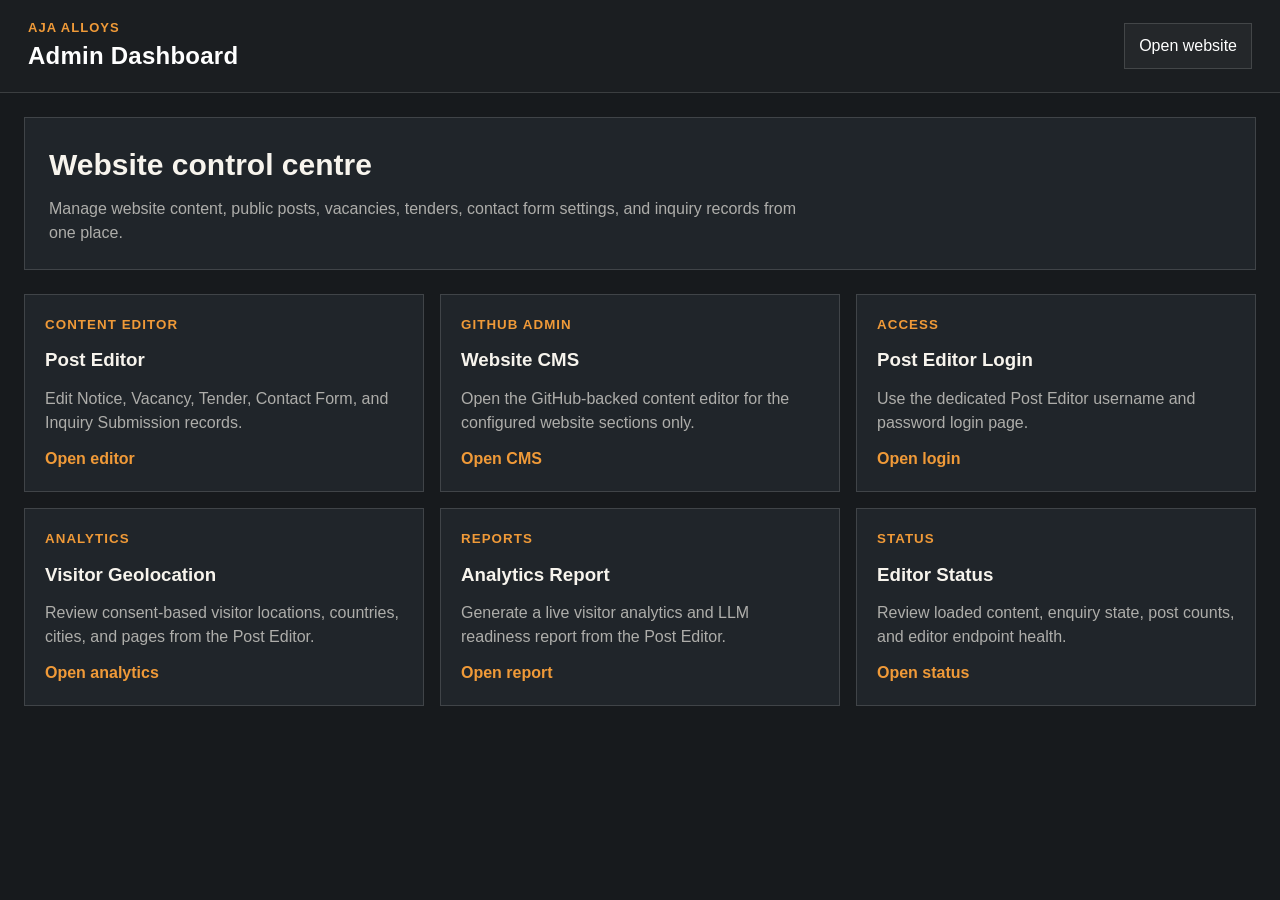
<file: admin/index.html>
<!doctype html>
<html lang="en">
<head>
  <meta charset="utf-8">
  <meta name="viewport" content="width=device-width, initial-scale=1">
  <meta name="robots" content="noindex">
  <title>Aja Admin Dashboard</title>
  <link rel="stylesheet" href="local-editor.css">
  <style>
    .admin-home {
      display: grid;
      gap: 24px;
      padding: 24px;
    }

    .dashboard-hero {
      background: var(--surface);
      border: 1px solid var(--line);
      display: grid;
      gap: 10px;
      padding: 24px;
    }

    .dashboard-hero p,
    .dashboard-hero h2 {
      margin: 0;
    }

    .dashboard-hero p {
      color: var(--muted);
      max-width: 760px;
    }

    .dashboard-hero h2 {
      font-size: 30px;
    }

    .dashboard-grid {
      display: grid;
      gap: 16px;
      grid-template-columns: repeat(3, minmax(0, 1fr));
    }

    .dashboard-card {
      background: var(--surface);
      border: 1px solid var(--line);
      color: var(--ink);
      display: grid;
      gap: 12px;
      min-height: 190px;
      padding: 20px;
      text-decoration: none;
    }

    .dashboard-card:hover,
    .dashboard-card:focus-visible {
      border-color: var(--accent-soft);
      outline: 0;
    }

    .dashboard-card p,
    .dashboard-card h3 {
      margin: 0;
    }

    .dashboard-card small {
      color: var(--accent-soft);
      font-weight: 800;
      letter-spacing: 0.08em;
      text-transform: uppercase;
    }

    .dashboard-card p {
      color: var(--muted);
    }

    .dashboard-card span {
      align-self: end;
      color: var(--accent-soft);
      font-weight: 800;
    }

    @media (max-width: 980px) {
      .dashboard-grid {
        grid-template-columns: 1fr;
      }
    }
  </style>
</head>
<body data-dashboard="admin-home">
  <header class="topbar">
    <div>
      <p>Aja Alloys</p>
      <h1>Admin Dashboard</h1>
    </div>
    <div class="topbar-actions">
      <a href="/" target="_blank" rel="noreferrer">Open website</a>
    </div>
  </header>

  <main class="admin-home">
    <section class="dashboard-hero">
      <h2>Website control centre</h2>
      <p>Manage website content, public posts, vacancies, tenders, contact form settings, and inquiry records from one place.</p>
    </section>

    <section class="dashboard-grid" aria-label="Admin modules">
      <a class="dashboard-card" href="/admin/post-editor.html">
        <small>Content editor</small>
        <h3>Post Editor</h3>
        <p>Edit Notice, Vacancy, Tender, Contact Form, and Inquiry Submission records.</p>
        <span>Open editor</span>
      </a>

      <a class="dashboard-card" href="/admin/cms.html#/collections/website_admin">
        <small>GitHub admin</small>
        <h3>Website CMS</h3>
        <p>Open the GitHub-backed content editor for the configured website sections only.</p>
        <span>Open CMS</span>
      </a>

      <a class="dashboard-card" href="/admin/post-editor-login.html">
        <small>Access</small>
        <h3>Post Editor Login</h3>
        <p>Use the dedicated Post Editor username and password login page.</p>
        <span>Open login</span>
      </a>

      <a class="dashboard-card" href="/admin/post-editor.html#visitor_analytics">
        <small>Analytics</small>
        <h3>Visitor Geolocation</h3>
        <p>Review consent-based visitor locations, countries, cities, and pages from the Post Editor.</p>
        <span>Open analytics</span>
      </a>

      <a class="dashboard-card" href="/admin/post-editor.html#analytics_report">
        <small>Reports</small>
        <h3>Analytics Report</h3>
        <p>Generate a live visitor analytics and LLM readiness report from the Post Editor.</p>
        <span>Open report</span>
      </a>

      <a class="dashboard-card" href="/admin/post-editor.html#editor_status">
        <small>Status</small>
        <h3>Editor Status</h3>
        <p>Review loaded content, enquiry state, post counts, and editor endpoint health.</p>
        <span>Open status</span>
      </a>
    </section>
  </main>

  <script>
    if (window.location.hash) {
      window.history.replaceState(null, "", "/admin/");
    }
  </script>
</body>
</html>
</file>
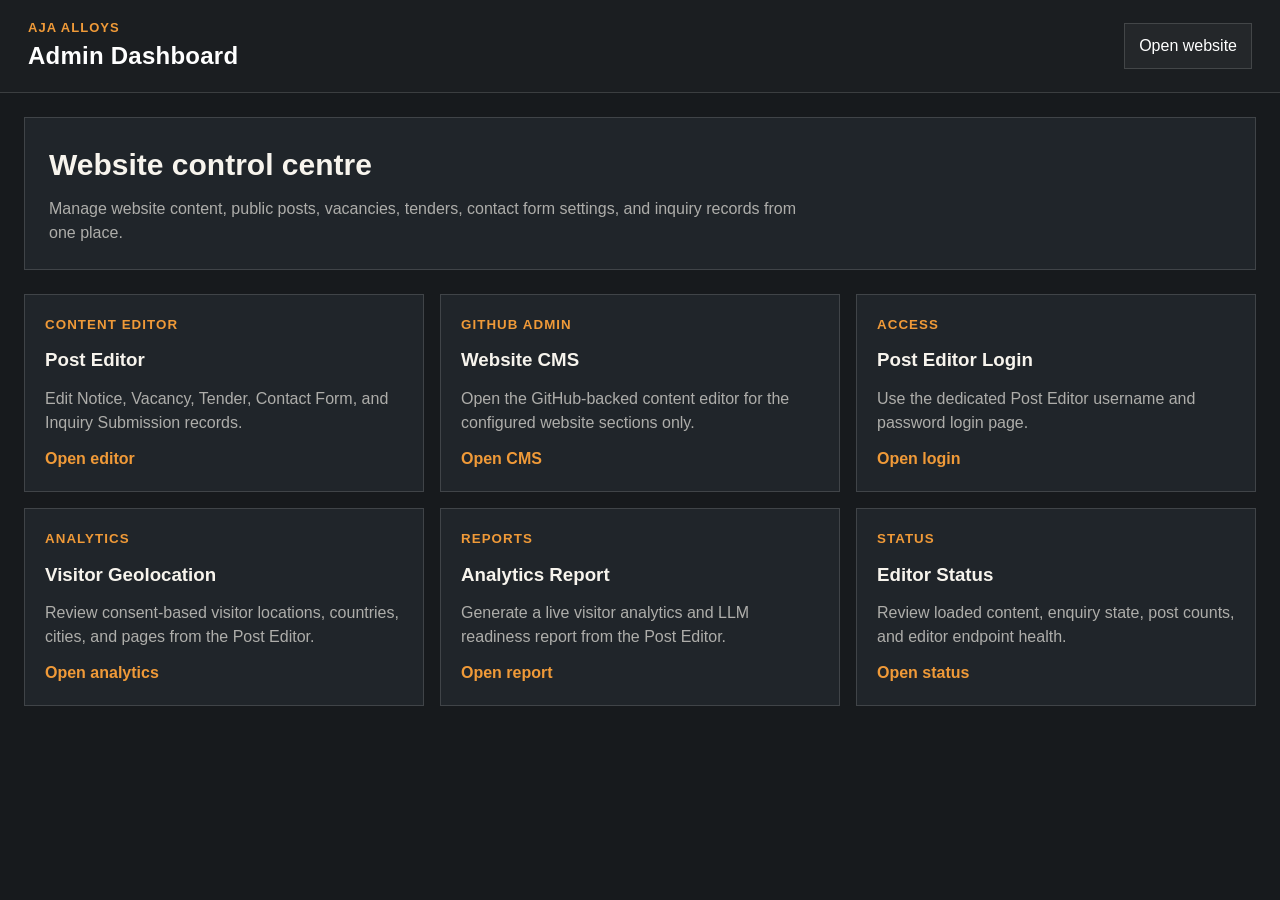
<file: admin/local.html>
<!doctype html>
<html lang="en">
<head>
  <meta charset="utf-8">
  <meta name="viewport" content="width=device-width, initial-scale=1">
  <meta name="robots" content="noindex">
  <title>Aja Local Admin</title>
  <link rel="stylesheet" href="local-editor.css?v=20260627-all-tabs-print-v2">
  <script>
    if (!["127.0.0.1", "localhost", ""].includes(window.location.hostname)) {
      window.location.replace("/admin/");
    }
  </script>
</head>
<body>
  <header class="topbar">
    <div>
      <p>Aja Alloys</p>
      <h1>Local Admin</h1>
    </div>
    <div class="topbar-actions">
      <span id="session-user">Checking user...</span>
      <button type="button" id="logout-button">Sign out</button>
      <a href="/" target="_blank" rel="noreferrer">Open website</a>
    </div>
  </header>

  <main class="layout">
    <nav class="sidebar" aria-label="Admin sections">
      <p class="sidebar-group">Website details</p>
      <button type="button" class="is-active" data-section="information">
        <span>Information section</span>
        <small>Heading and intro only</small>
      </button>
      <button type="button" data-section="contact_form">
        <span>Contact form</span>
        <small>Enquiry form settings</small>
      </button>
      <button type="button" data-section="contact_cards">
        <span>Contact details</span>
        <small>Office, factory, email, phone</small>
      </button>
      <button type="button" data-section="contact_submissions">
        <span>Inquiry Submissions</span>
        <small>Enquiry records table</small>
      </button>
      <button type="button" data-section="visitor_analytics">
        <span>Visitor Geolocation</span>
        <small>Consent-based visitor locations</small>
      </button>
      <button type="button" data-section="analytics_report">
        <span>Analytics Report</span>
        <small>Visitors and LLM readiness</small>
      </button>
      <button type="button" data-section="editor_status">
        <span>Editor Status</span>
        <small>Post editor health report</small>
      </button>

      <p class="sidebar-group">Admin</p>
      <button type="button" data-section="users">
        <span>Users</span>
        <small>Create admin and post editor users</small>
      </button>

      <p class="sidebar-group">Advert posts</p>
      <button type="button" data-section="notices">
        <span>Notice adverts</span>
        <small>Public notices and information posts</small>
      </button>
      <button type="button" data-section="vacancies">
        <span>Vacancy adverts</span>
        <small>Job and recruitment posts</small>
      </button>
      <button type="button" data-section="tenders">
        <span>Tender adverts</span>
        <small>Tender, supplier, and RFQ posts</small>
      </button>

    </nav>

    <section class="editor" aria-live="polite">
      <div class="editor-head">
        <div>
          <p id="section-kicker">Local content file</p>
          <h2 id="section-title">Information Heading</h2>
        </div>
        <div class="editor-head-actions">
          <button type="button" id="print-section-button" class="small-button">Print tab</button>
          <button type="button" id="save-button">Save changes</button>
        </div>
      </div>
      <form id="content-form"></form>
      <p class="status" id="status-line">Changes save to local files only.</p>
    </section>
  </main>

  <script src="local-editor.js?v=20260627-all-tabs-print-v2"></script>
</body>
</html>
</file>
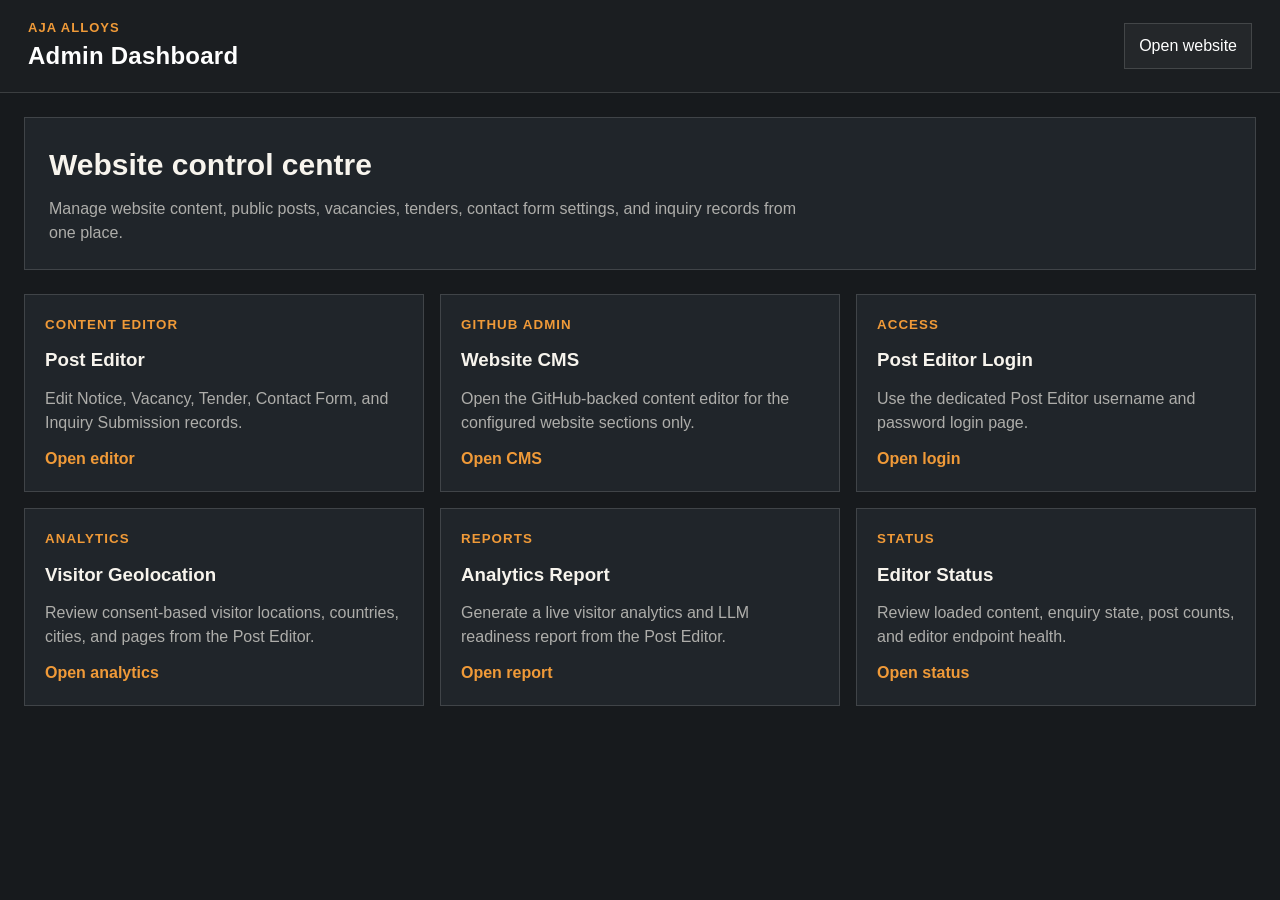
<file: admin/login.html>
<!doctype html>
<html lang="en">
<head>
  <meta charset="utf-8">
  <meta name="viewport" content="width=device-width, initial-scale=1">
  <meta name="robots" content="noindex">
  <meta http-equiv="refresh" content="0; url=/admin/">
  <title>Aja Admin</title>
</head>
<body>
  <p>Opening the Aja admin dashboard. <a href="/admin/">Continue to admin</a>.</p>
  <script>
    window.location.replace("/admin/");
  </script>
</body>
</html>
</file>
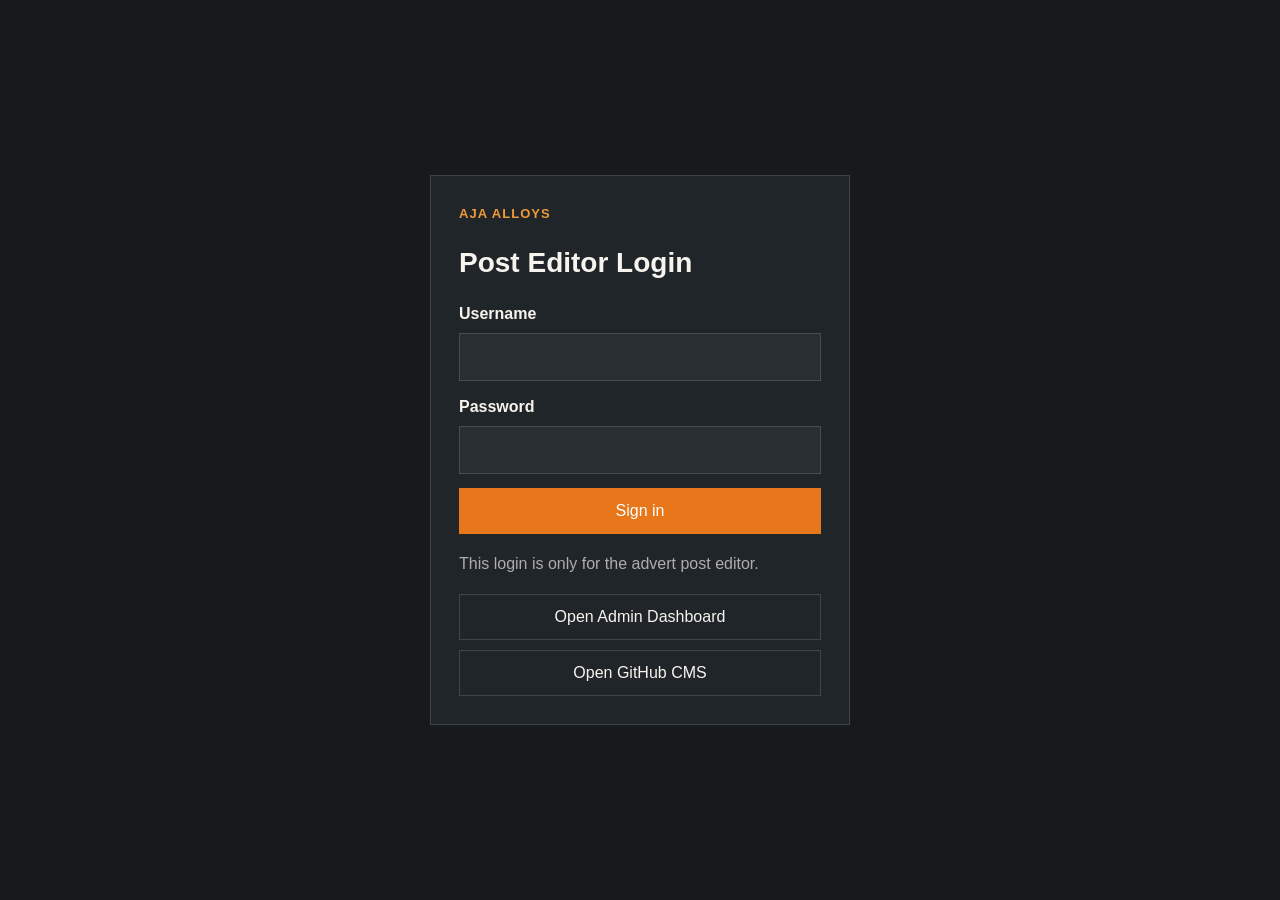
<file: admin/post-editor-login.html>
<!doctype html>
<html lang="en">
<head>
  <meta charset="utf-8">
  <meta name="viewport" content="width=device-width, initial-scale=1">
  <meta name="robots" content="noindex">
  <title>Aja Post Editor Login</title>
  <link rel="stylesheet" href="local-editor.css">
</head>
<body class="login-page">
  <main class="login-shell">
    <section class="login-card">
      <p>Aja Alloys</p>
      <h1>Post Editor Login</h1>
      <form id="login-form">
        <label>
          Username
          <input name="username" autocomplete="username" required>
        </label>
        <label>
          Password
          <input name="password" type="password" autocomplete="current-password" required>
        </label>
        <button type="submit">Sign in</button>
      </form>
      <p class="login-status" id="login-status">This login is only for the advert post editor.</p>
      <div class="login-links" aria-label="Other admin access">
        <a href="/admin/">Open Admin Dashboard</a>
        <a href="/admin/cms.html#/collections/website_admin">Open GitHub CMS</a>
      </div>
    </section>
  </main>

  <script>
    const form = document.querySelector("#login-form");
    const statusLine = document.querySelector("#login-status");
    const isLocalPreview = ["127.0.0.1", "localhost", ""].includes(window.location.hostname);
    const apiBase = isLocalPreview ? "/__local-admin" : "/api/post-editor";

    form.addEventListener("submit", async (event) => {
      event.preventDefault();
      statusLine.textContent = "Signing in...";

      const response = await fetch(`${apiBase}/login`, {
        method: "POST",
        headers: { "Content-Type": "application/json" },
        body: JSON.stringify({
          username: form.username.value,
          password: form.password.value
        })
      });

      const result = await response.json().catch(() => ({}));
      if (!response.ok || !result.ok) {
        statusLine.textContent = result.error || "Login failed.";
        return;
      }

      window.location.href = result.redirect || "/admin/post-editor.html";
    });
  </script>
</body>
</html>
</file>
<file: styles.css>
:root {
  --ink: #14171a;
  --line: #d9d2c6;
  --paper: #f7f4ed;
  --white: #ffffff;
  --charcoal: #1c1f22;
  --black: #0f1114;
  --panel: rgba(42, 45, 49, 0.74);
  --iron-line: #3a3e43;
  --steel: #8a9099;
  --steel-sheen: #b8bcc2;
  --dark-page: #171a1d;
  --dark-band: #1c2024;
  --dark-card: rgba(42, 45, 49, 0.68);
  --dark-card-solid: rgba(36, 40, 45, 0.74);
  --dark-line: rgba(255, 255, 255, 0.16);
  --dark-text: rgba(255, 255, 255, 0.88);
  --dark-muted: rgba(255, 255, 255, 0.68);
  --amber: #e8761a;
  --amber-soft: #f09a38;
  --molten: #c85a12;
  --shadow: none;
  --section-start-offset: 96px;
}

* {
  box-sizing: border-box;
}

html {
  scroll-behavior: auto;
  scroll-snap-type: y mandatory;
}

body {
  margin: 0;
  font-family: Inter, Arial, Helvetica, sans-serif;
  color: var(--dark-text);
  background: var(--dark-page);
  line-height: 1.55;
  overscroll-behavior-y: none;
}

main {
  width: 100%;
  margin: 0 auto;
}

.dzongkha {
  font-family: Uchen, serif;
  font-weight: 400;
  line-height: 1.45;
}

a {
  color: inherit;
}

img {
  display: block;
  max-width: 100%;
  height: auto;
}

.skip-link {
  position: fixed;
  top: 12px;
  left: 12px;
  z-index: 100;
  padding: 12px 18px;
  border-radius: 8px;
  background: var(--amber);
  color: var(--black);
  font-weight: 700;
  text-decoration: none;
  transform: translateY(-200%);
  transition: transform 160ms ease;
}

.skip-link:focus {
  transform: translateY(0);
  outline: 2px solid var(--white);
  outline-offset: 2px;
}

.site-header {
  position: fixed;
  top: 0;
  left: 0;
  right: 0;
  width: 100%;
  z-index: 30;
  display: flex;
  align-items: center;
  justify-content: space-between;
  gap: 24px;
  padding: 16px clamp(18px, 4vw, 54px);
  background: rgba(28, 31, 34, 0.88);
  border-bottom: 1px solid var(--iron-line);
  color: var(--paper);
  backdrop-filter: blur(14px);
}

.brand {
  display: flex;
  align-items: center;
  gap: 14px;
  text-decoration: none;
  min-width: 0;
}

.brand img {
  width: 58px;
  height: 48px;
  object-fit: contain;
  background: transparent;
  border: 0;
  border-radius: 0;
  box-shadow: none;
  filter: brightness(1.28) contrast(1.12);
}

.brand strong,
.brand small {
  display: block;
  letter-spacing: 0;
}

.brand strong {
  font-family: Archivo, Inter, Arial, Helvetica, sans-serif;
  font-size: 17px;
  line-height: 1.1;
}

.brand small {
  color: var(--steel-sheen);
  font-size: 13px;
  line-height: 1.2;
  margin-top: 3px;
}

.site-nav {
  display: flex;
  align-items: center;
  gap: clamp(16px, 1.7vw, 28px);
  margin-left: auto;
  color: var(--steel-sheen);
  font-family: "IBM Plex Mono", monospace;
  font-size: 12px;
  font-weight: 700;
  text-transform: uppercase;
}

.site-nav a {
  position: relative;
  text-decoration: none;
}

.site-nav a:hover,
.site-nav a.is-active {
  color: var(--amber);
}

.site-nav a.is-active::after {
  content: "";
  position: absolute;
  left: 0;
  right: 0;
  bottom: -8px;
  height: 2px;
  background: var(--amber);
}

.header-actions {
  display: flex;
  align-items: center;
  gap: 10px;
  order: 3;
}

.theme-toggle {
  position: relative;
  display: inline-flex;
  align-items: center;
  justify-content: center;
  width: 40px;
  height: 40px;
  min-height: 40px;
  border: 0;
  border-radius: 50%;
  padding: 0;
  background: transparent;
  color: var(--steel-sheen);
  cursor: pointer;
}

.theme-toggle:hover,
.theme-toggle:focus-visible {
  color: var(--amber-soft);
  outline: 0;
}

.theme-toggle::before {
  content: "";
  position: absolute;
  inset: 4px;
  border-radius: 50%;
  background: currentColor;
  opacity: 0;
  transform: scale(0.72);
  transition: opacity 160ms ease, transform 160ms ease;
}

.theme-toggle:hover::before,
.theme-toggle:focus-visible::before {
  opacity: 0.12;
  transform: scale(1);
}

.theme-toggle-icon {
  position: absolute;
  width: 23px;
  height: 23px;
  opacity: 0;
  transform: scale(0.82) rotate(-8deg);
  transition: opacity 160ms ease, transform 160ms ease;
}

.theme-toggle-icon svg {
  display: block;
  width: 100%;
  height: 100%;
  fill: none;
  stroke: currentColor;
  stroke-linecap: round;
  stroke-linejoin: round;
  stroke-width: 2;
}

body:not([data-theme="light"]) .theme-toggle-icon-sun,
body[data-theme="light"] .theme-toggle-icon-moon {
  opacity: 1;
  transform: scale(1) rotate(0deg);
}

.nav-toggle {
  display: none;
  width: 40px;
  height: 40px;
  border: 0;
  background: transparent;
  border-radius: 50%;
  padding: 9px;
  cursor: pointer;
}

.nav-toggle span {
  display: block;
  height: 2px;
  background: var(--paper);
  margin: 5px 0;
}

.mobile-swipe-nav {
  display: none;
}

.mobile-swipe-button {
  border: 0;
  padding: 0;
  background: transparent;
  color: var(--amber);
  cursor: pointer;
}

.mobile-swipe-button svg {
  display: block;
  width: 100%;
  height: 100%;
  fill: none;
  stroke: currentColor;
  stroke-linecap: round;
  stroke-linejoin: round;
}

.hero {
  min-height: calc(100vh - 56px);
  display: grid;
  align-items: end;
  padding: 132px clamp(18px, 5vw, 72px) 42px;
  position: relative;
  overflow: hidden;
  background: var(--black);
}

.section-dark {
  background: var(--charcoal);
  color: var(--white);
}

.hero-media {
  position: absolute;
  inset: 0;
  z-index: 0;
}

.hero-media::after {
  content: "";
  position: absolute;
  inset: 0;
  background:
    radial-gradient(circle at 72% 24%, rgba(217, 144, 47, 0.28), transparent 26%),
    linear-gradient(90deg, rgba(11, 12, 15, 0.88), rgba(18, 20, 24, 0.56) 54%, rgba(18, 20, 24, 0.22)),
    linear-gradient(0deg, rgba(11, 12, 15, 0.88), rgba(18, 20, 24, 0.16) 48%);
}

.hero-media img {
  width: 100%;
  height: 100%;
  object-fit: cover;
}

.hero-content,
.hero-facts {
  position: relative;
  z-index: 1;
}

.hero-inner {
  position: relative;
  z-index: 1;
  display: grid;
  grid-template-columns: repeat(2, minmax(0, 1fr));
  gap: clamp(28px, 5vw, 72px);
  align-items: end;
}

.hero-content {
  max-width: 960px;
  padding-bottom: 64px;
}

.eyebrow {
  margin: 0 0 14px;
  color: var(--amber);
  font-family: "IBM Plex Mono", monospace;
  font-size: 12px;
  font-weight: 600;
  text-transform: uppercase;
  letter-spacing: 0;
}

h1,
h2,
h3,
p {
  letter-spacing: 0;
}

p,
li,
td,
figcaption,
.hero-copy,
.section-heading p:not(.eyebrow),
.intro-copy,
.export-points p,
.product-summary p,
.quality-grid p,
.quality-parameters p,
.process-list p,
.notice-panel p,
.contact-block p {
  -webkit-hyphens: auto;
  hyphens: auto;
  hyphenate-character: "-";
  overflow-wrap: break-word;
  word-break: normal;
  word-spacing: normal;
}

h1 {
  margin: 0;
  max-width: 760px;
  font-family: Archivo, Inter, Arial, Helvetica, sans-serif;
  font-size: 56px;
  line-height: 1.05;
  font-weight: 800;
}

.hero-title {
  display: grid;
  gap: 0.04em;
}

.hero-title span {
  display: block;
}

.hero-title-accent {
  display: inline;
  color: var(--amber);
}

.hero-title-emphasis {
  font-size: 1.12em;
  line-height: 0.98;
}

h2 {
  margin: 0;
  font-family: Archivo, Inter, Arial, Helvetica, sans-serif;
  font-size: 34px;
  line-height: 1.15;
  font-weight: 700;
}

h3 {
  margin: 0 0 10px;
  font-family: Archivo, Inter, Arial, Helvetica, sans-serif;
  font-size: 21px;
  line-height: 1.2;
}

.hero-copy {
  max-width: 620px;
  margin: 24px 0 0;
  color: rgba(255, 255, 255, 0.84);
  font-size: 20px;
}

.hero-actions {
  display: flex;
  flex-wrap: wrap;
  gap: 14px;
  margin-top: 32px;
}

.button {
  display: inline-flex;
  align-items: center;
  justify-content: center;
  min-height: 46px;
  padding: 12px 18px;
  border-radius: 2px;
  border: 1px solid transparent;
  font-family: "IBM Plex Mono", monospace;
  font-size: 12px;
  font-weight: 800;
  text-transform: uppercase;
  text-decoration: none;
  cursor: pointer;
}

.button-primary {
  background: var(--amber);
  color: var(--ink);
  box-shadow: none;
}

.button-primary:hover {
  background: var(--molten);
}

.button-light {
  border-color: rgba(255, 255, 255, 0.45);
  color: var(--white);
  background: rgba(255, 255, 255, 0.04);
}

.button-light:hover {
  border-color: var(--amber);
  background: transparent;
  color: var(--paper);
}

.hero-panel {
  position: relative;
  margin-bottom: 64px;
  padding: 28px;
  border: 1px solid rgba(255, 255, 255, 0.18);
  border-radius: 2px;
  background:
    linear-gradient(160deg, rgba(255, 255, 255, 0.035), rgba(255, 255, 255, 0)),
    rgba(28, 31, 34, 0.16);
  box-shadow: none;
  backdrop-filter: blur(4px);
}

.hero-panel::before {
  content: "";
  position: absolute;
  top: 0;
  left: 30px;
  width: 84px;
  height: 2px;
  background: var(--amber);
}

.hero-panel img {
  width: 92px;
  height: 76px;
  object-fit: contain;
  padding: 0;
  background: transparent;
  border-radius: 0;
  filter: brightness(1.28) contrast(1.12);
}

.hero-panel .dzongkha {
  margin: 24px 0 6px;
  color: rgba(255, 255, 255, 0.84);
  font-size: 18px;
}

.hero-panel h2 {
  font-size: 30px;
  line-height: 1.05;
}

.hero-panel > span {
  display: block;
  margin-top: 10px;
  color: rgba(255, 255, 255, 0.66);
  font-weight: 700;
}

.hero-tags {
  display: flex;
  flex-wrap: wrap;
  gap: 8px;
  margin-top: 24px;
}

.hero-tags small {
  padding: 8px 10px;
  border: 1px solid rgba(255, 255, 255, 0.16);
  border-radius: 2px;
  color: rgba(255, 255, 255, 0.76);
  background: rgba(255, 255, 255, 0.06);
  font-family: "IBM Plex Mono", monospace;
  font-weight: 800;
}

.hero-facts {
  display: grid;
  grid-template-columns: repeat(3, minmax(0, 1fr));
  border: 1px solid rgba(255, 255, 255, 0.45);
  background: rgba(255, 255, 255, 0.04);
  backdrop-filter: blur(10px);
}

.hero-facts div {
  padding: 22px;
  border-right: 1px solid rgba(255, 255, 255, 0.16);
}

.hero-facts div:last-child {
  border-right: 0;
}

.hero-facts strong {
  display: block;
  font-family: Archivo, Inter, Arial, Helvetica, sans-serif;
  color: var(--amber);
  font-size: 28px;
  line-height: 1;
}

.hero-facts span {
  display: block;
  margin-top: 8px;
  color: rgba(255, 255, 255, 0.72);
  font-size: 14px;
}

.positioning-strip {
  display: grid;
  grid-template-columns: repeat(4, minmax(0, 1fr));
  gap: 1px;
  padding: 1px clamp(18px, 5vw, 72px);
  background: var(--iron-line);
}

main > section:not(.positioning-strip) {
  position: relative;
  scroll-snap-align: start;
  scroll-snap-stop: always;
  min-height: 100svh;
  height: auto;
  overflow: visible;
  scrollbar-width: none;
}

main > section:not(.positioning-strip)::-webkit-scrollbar {
  width: 0;
  height: 0;
}

main > section:not(.section-dark):not(.split-section):not(.careers)::after,
.products::after,
.operations::after,
.intro::after {
  color: rgba(255, 255, 255, 0.42);
}

.positioning-strip article {
  padding: 24px;
  background: var(--panel);
  color: var(--paper);
  border-top: 2px solid var(--amber);
}

.positioning-strip span {
  display: block;
  color: var(--amber);
  font-family: "IBM Plex Mono", monospace;
  font-size: 12px;
  font-weight: 600;
  text-transform: uppercase;
}

.positioning-popout-trigger {
  all: unset;
  display: block;
  width: 100%;
  color: inherit;
  cursor: pointer;
}

.positioning-popout-trigger:focus-visible {
  outline: 2px solid var(--amber);
  outline-offset: 4px;
}

.positioning-strip p {
  margin: 10px 0 0;
  color: var(--steel-sheen);
  font-size: 14px;
}

.export-positioning-strip {
  grid-area: export-strip;
  grid-template-columns: repeat(4, minmax(0, 1fr));
  gap: 1px;
  margin-top: 0;
  padding: 1px;
  background: var(--iron-line);
}

.export-positioning-strip article {
  padding: 12px 16px;
  border: 1px solid var(--iron-line);
  border-top: 2px solid var(--amber);
}

.export-positioning-strip p {
  font-size: 11.5px;
  line-height: 1.36;
}

.section {
  padding: 96px clamp(18px, 5vw, 72px) 54px;
  background:
    linear-gradient(180deg, rgba(255, 255, 255, 0.035), rgba(255, 255, 255, 0)),
    var(--dark-page);
  color: var(--dark-text);
}

.intro {
  padding-top: 112px;
  padding-bottom: 170px;
  background-color: var(--dark-page);
  background-image:
    linear-gradient(180deg, rgba(15, 17, 20, 0.88) 0%, rgba(16, 19, 22, 0.84) 100%),
    url("assets/company-emissions-system.webp");
  background-size: cover;
  background-position: center;
  background-repeat: no-repeat;
}

.section-heading {
  width: 100%;
  max-width: none;
  margin-bottom: 36px;
}

.section-heading p:not(.eyebrow) {
  max-width: none;
  color: var(--dark-muted);
  font-size: 17px;
  margin: 14px 0 0;
}

.hero-copy,
.positioning-strip p,
.section-heading p:not(.eyebrow),
.intro-copy,
.export-points p,
.product-summary p,
.quality-grid p,
.quality-parameters p,
.process-list p,
.notice-panel p,
.contact-block p {
  text-align: left;
}

.section-heading.compact {
  max-width: 780px;
  margin-bottom: 0;
}

.intro-grid,
.contact-grid {
  display: grid;
  grid-template-columns: minmax(0, 1.08fr) minmax(320px, 0.92fr);
  gap: clamp(28px, 5vw, 64px);
  align-items: start;
}

.intro .section-heading,
.intro-grid {
  width: 100%;
  max-width: none;
  margin-left: auto;
  margin-right: auto;
}

.intro .section-heading {
  margin-bottom: 28px;
}

.intro .section-heading h2 {
  max-width: 680px;
  font-size: clamp(34px, 4vw, 48px);
}

.intro-grid {
  grid-template-columns: minmax(0, 0.98fr) minmax(360px, 0.82fr);
  gap: clamp(42px, 6vw, 76px);
  align-items: stretch;
}

.intro-copy {
  position: relative;
  max-width: none;
  padding-top: 18px;
  color: var(--dark-muted);
  font-size: 16px;
  line-height: 1.62;
}

.intro-copy::before {
  content: "";
  position: absolute;
  top: 0;
  left: 0;
  width: 92px;
  height: 3px;
  background: var(--amber);
}

.intro-copy p {
  margin: 0 0 16px;
}

.read-more-extra {
  display: contents;
}

.company-aside {
  display: grid;
  gap: 16px;
  min-height: 100%;
}

.company-photo {
  display: grid;
  grid-template-rows: minmax(0, 1fr) auto;
  height: 100%;
  margin: 0;
  overflow: hidden;
  background: var(--dark-card-solid);
  border: 1px solid var(--dark-line);
  border-radius: 2px;
  box-shadow: none;
}

.company-slides {
  isolation: isolate;
  position: relative;
  width: 100%;
  min-height: clamp(320px, 42svh, 520px);
  background: var(--panel);
}

.company-slides img {
  position: absolute;
  inset: 0;
  z-index: 0;
  width: 100%;
  height: 100%;
  object-fit: cover;
  object-position: center 42%;
  opacity: 0;
  pointer-events: none;
  transform: scale(1.02);
  transition:
    opacity 650ms ease,
    transform 1100ms cubic-bezier(0.22, 1, 0.36, 1),
    object-position 1100ms cubic-bezier(0.22, 1, 0.36, 1);
}

.company-slides img.is-active {
  opacity: 1;
}

.company-slides:hover img.is-active,
.company-slides:focus-within img.is-active {
  object-position: center;
  transform: scale(0.96);
}

.company-slide-control {
  position: absolute;
  top: 50%;
  z-index: 20;
  display: inline-flex;
  align-items: center;
  justify-content: center;
  width: 44px;
  height: 52px;
  border: 0;
  background: transparent;
  color: var(--amber);
  font-size: 30px;
  font-weight: 800;
  line-height: 1;
  text-shadow: 0 2px 7px rgba(0, 0, 0, 0.78);
  transform: translateY(-50%);
  cursor: pointer;
}

.company-slide-control:hover,
.company-slide-control:focus-visible {
  color: var(--amber-soft);
  outline: 2px solid rgba(232, 118, 26, 0.68);
  outline-offset: 4px;
}

.company-slide-control-prev {
  left: 12px;
}

.company-slide-control-next {
  right: 12px;
}

.company-photo figcaption {
  display: none;
  padding: 10px 12px;
  color: var(--steel-sheen);
  font-family: "IBM Plex Mono", monospace;
  font-size: 11px;
  font-weight: 800;
  line-height: 1.35;
  text-transform: uppercase;
}

/* Company-style carousel reused in Operations, Quality, and Products */
.operations-visual.company-photo,
.product-summary .product-visual {
  position: relative;
}

.operations-visual .company-slides,
.product-visual .company-slides {
  min-height: 0;
  height: 100%;
}

/* Product carousel: no caption/tagline overlay (per requirement). */
.product-visual figcaption {
  display: none;
}

.quality-visual.company-photo {
  flex: 0 0 auto;
  height: auto;
  grid-template-rows: minmax(0, 1fr) auto;
  margin: 0;
  min-height: 0;
}

.quality-visual .company-slides {
  min-height: 0;
  height: auto;
}

/* Quality holds a lot (photo + cards + spec table); keep it to one snap-page
   that scrolls internally so nothing is ever clipped at short heights. */
main > section.quality {
  height: 100svh;
  min-height: 100svh;
  overflow-y: auto;
  overflow-x: hidden;
  overscroll-behavior-y: contain;
}

.profile-panel,
.contact-block,
.contact-form,
.product-summary,
.spec-table-wrap,
.operations-visual,
.process-list article,
.quality-grid div {
  background: var(--dark-card);
  border: 1px solid var(--dark-line);
  border-radius: 2px;
  box-shadow: none;
}

.profile-panel {
  position: absolute;
  left: 50%;
  bottom: 54px;
  width: calc(100% - clamp(36px, 10vw, 144px));
  max-width: none;
  overflow: auto;
  padding: 0;
  transform: translateX(-50%);
  background: rgba(36, 40, 45, 0.72);
}

.profile-table {
  width: 100%;
  min-width: 760px;
  border-collapse: collapse;
  table-layout: fixed;
}

.profile-table td {
  width: 33.333%;
  padding: 24px 30px;
  border-right: 1px solid var(--dark-line);
  color: var(--dark-text);
  font-size: 15px;
  font-weight: 400;
  line-height: 1.42;
  text-align: center;
  vertical-align: middle;
}

.profile-table td:last-child {
  border-right: 0;
}

.profile-table span {
  display: block;
  margin-bottom: 8px;
  color: var(--amber);
  font-family: "IBM Plex Mono", monospace;
  font-size: 11px;
  font-weight: 800;
  text-transform: uppercase;
}

.profile-table p {
  margin: 0;
  color: var(--dark-text);
  font-weight: 400;
  text-align: center;
  text-align-last: center;
}

.split-section {
  display: grid;
  grid-template-columns: minmax(0, 0.96fr) minmax(0, 1.04fr);
  grid-template-rows: auto minmax(0, 1fr) auto;
  grid-template-areas:
    "export-copy export-copy"
    "export-image export-details"
    "export-strip export-strip";
  align-items: stretch;
  align-content: start;
  height: 100svh;
  min-height: 100svh;
  overflow-y: auto;
  overscroll-behavior-y: auto;
  gap: clamp(18px, 3.2vw, 34px) clamp(28px, 5vw, 64px);
  background:
    linear-gradient(90deg, rgba(28, 31, 34, 0.88), rgba(28, 31, 34, 0.8)),
    url("assets/background-factory-equipment.webp");
  background-color: var(--charcoal);
  background-size: cover;
  background-position: center;
  color: var(--paper);
}

main > section.split-section {
  height: 100svh;
  min-height: 100svh;
  overflow-y: auto;
  overscroll-behavior-y: auto;
}

.split-section .section-heading {
  grid-area: export-copy;
  align-self: start;
  width: 100%;
  max-width: none;
  margin-bottom: 0;
}

.split-section .section-heading h2 {
  max-width: 100%;
  font-size: clamp(30px, 3vw, 38px);
}

.export-copy {
  grid-area: export-details;
  align-self: start;
  display: flex;
  flex-direction: column;
  width: 100%;
  height: 100%;
  max-width: none;
}

.export-copy > p {
  margin: 0;
  max-width: 100%;
  color: var(--steel-sheen);
  font-size: clamp(16px, 1.45vw, 20px);
  line-height: 1.42;
}

.export-points {
  display: grid;
  grid-template-columns: repeat(3, minmax(0, 1fr));
  grid-auto-rows: minmax(clamp(220px, 28svh, 320px), 1fr);
  align-items: stretch;
  gap: clamp(12px, 1.6vw, 20px);
  min-height: clamp(220px, 28svh, 320px);
  margin-top: clamp(20px, 3svh, 34px);
}

.export-points article {
  display: flex;
  flex-direction: column;
  height: 100%;
  padding: clamp(18px, 2vw, 28px);
  border: 1px solid var(--iron-line);
  border-radius: 2px;
  background: var(--dark-card);
}

.export-points h3 {
  margin-bottom: clamp(8px, 1.2vw, 14px);
  font-size: clamp(18px, 1.55vw, 24px);
}

.export-points h3 span {
  all: unset;
  display: block;
  width: 100%;
  color: inherit;
}

.export-points p {
  margin: 0;
  color: var(--steel-sheen);
  font-size: clamp(14px, 1.15vw, 18px);
  line-height: 1.42;
}

.image-band {
  position: relative;
  grid-area: export-image;
  min-height: 0;
  height: clamp(390px, 54svh, 590px);
  overflow: hidden;
  border-radius: 2px;
  box-shadow: var(--shadow);
}

.image-band img {
  width: 100%;
  height: 100%;
  object-fit: cover;
}

.split-section .image-band::after {
  content: "";
  position: absolute;
  inset: 0;
  z-index: 1;
  background: transparent;
  pointer-events: none;
}

.products {
  background:
    linear-gradient(180deg, rgba(39, 45, 51, 0.86), rgba(22, 25, 29, 0.88)),
    url("assets/background-ferro-silicon-product.webp");
  background-color: var(--dark-page);
  background-size: cover;
  background-position: center;
  padding-top: 86px;
  padding-bottom: 44px;
}

.products .section-heading {
  margin-bottom: 28px;
}

.product-summary {
  display: grid;
  grid-template-rows: clamp(260px, 36svh, 420px) minmax(0, 1fr);
  overflow: hidden;
}

.product-layout {
  display: grid;
  grid-template-columns: repeat(2, minmax(0, 1fr));
  gap: clamp(28px, 5vw, 64px);
  align-items: stretch;
}

.product-summary-muted {
  min-height: 100%;
  background: var(--dark-card);
}

.product-summary img {
  width: 100%;
  height: 100%;
  object-fit: cover;
}

.product-summary div {
  display: flex;
  flex-direction: column;
  justify-content: start;
  position: relative;
  padding: 28px;
}

.product-summary-muted div {
  min-height: 0;
}

.product-kicker {
  position: absolute;
  top: 28px;
  right: 28px;
  display: inline-flex;
  align-self: flex-start;
  margin: 0;
  padding: 8px 10px;
  border: 1px solid var(--dark-line);
  color: var(--amber-soft);
  font-family: "IBM Plex Mono", monospace;
  font-size: 11px;
  font-weight: 900;
  line-height: 1;
  text-transform: uppercase;
}

.product-summary-muted h3 {
  padding-right: 150px;
}

.product-summary h3 {
  color: var(--amber);
}

.product-summary p,
.quality-grid p,
.process-list p,
.contact-block p {
  color: var(--dark-muted);
  margin: 0;
}

.spec-table-wrap {
  overflow: auto;
}

.spec-table {
  width: 100%;
  min-width: 620px;
  border-collapse: collapse;
  background: rgba(20, 23, 26, 0.68);
}

.spec-table th,
.spec-table td {
  padding: 8px 10px;
  border-bottom: 1px solid rgba(255, 255, 255, 0.12);
  text-align: left;
  vertical-align: top;
}

.spec-table td {
  color: var(--dark-text);
}

.spec-table th {
  background: rgba(12, 14, 16, 0.72);
  color: var(--white);
  font-family: "IBM Plex Mono", monospace;
  font-size: 14px;
}

.spec-table td:first-child {
  font-family: "IBM Plex Mono", monospace;
  font-size: 14px;
  font-weight: 800;
}

.quality {
  background:
    linear-gradient(rgba(28, 31, 34, 0.84), rgba(28, 31, 34, 0.82)),
    url("assets/quality-lab-room.webp");
  background-color: var(--charcoal);
  background-size: cover;
  background-position: center;
  padding-bottom: clamp(10px, 1.6svh, 28px);
}

.quality .section-heading p:not(.eyebrow) {
  color: rgba(255, 255, 255, 0.72);
}

.quality-layout {
  display: grid;
  grid-template-columns: minmax(0, 1.02fr) minmax(360px, 0.82fr);
  gap: clamp(18px, 2.6vw, 36px) clamp(24px, 4vw, 64px);
  align-items: stretch;
}

.quality .section-heading {
  grid-column: 1 / -1;
  margin-bottom: 0;
}

.quality .section-heading h2 {
  max-width: none;
}

.quality-grid {
  display: grid;
  grid-template-columns: repeat(2, minmax(0, 1fr));
  gap: 14px;
  min-width: 0;
}

.quality-grid div {
  background: rgba(42, 45, 49, 0.68);
  border-color: rgba(255, 255, 255, 0.16);
  box-shadow: none;
  padding: clamp(15px, 2vw, 22px);
}

.quality-grid h3 {
  margin-bottom: 8px;
  color: var(--amber);
  font-size: clamp(17px, 1.45vw, 22px);
  line-height: 1.14;
}

.quality-grid p {
  color: rgba(255, 255, 255, 0.72);
  font-size: clamp(13.5px, 1.05vw, 16px);
  line-height: 1.38;
}

.quality-parameters {
  display: grid;
  gap: 12px;
  margin-top: clamp(14px, 2.2svh, 24px);
}

.spec-tabs {
  display: flex;
  flex-wrap: wrap;
  gap: 10px;
}

.spec-tab {
  min-height: 42px;
  border: 1px solid rgba(255, 255, 255, 0.22);
  border-radius: 2px;
  padding: 10px 14px;
  background: rgba(255, 255, 255, 0.06);
  color: rgba(255, 255, 255, 0.76);
  font-family: "IBM Plex Mono", monospace;
  font-size: 12px;
  font-weight: 900;
  letter-spacing: 0;
  text-transform: uppercase;
  cursor: pointer;
}

.spec-tab:hover,
.spec-tab:focus-visible,
.spec-tab.is-active {
  border-color: var(--amber);
  color: var(--white);
  outline: 0;
}

.spec-tab.is-active {
  background: var(--amber);
  color: var(--ink);
}

.spec-toggle {
  display: none;
}

.spec-panels {
  display: grid;
}

.spec-table-group {
  display: grid;
  gap: 12px;
}

.spec-table-group[hidden] {
  display: none;
}

.spec-modal[hidden] {
  display: none;
}

body.spec-modal-open {
  overflow: hidden;
}

.spec-modal {
  position: fixed;
  inset: 0;
  z-index: 80;
  display: grid;
  place-items: center;
  padding: 18px;
}

.spec-modal-backdrop {
  position: absolute;
  inset: 0;
  background: rgba(8, 9, 10, 0.72);
  backdrop-filter: blur(5px);
}

.spec-modal-panel {
  position: relative;
  z-index: 1;
  width: min(760px, 100%);
  max-height: min(82svh, 720px);
  overflow: auto;
  border: 1px solid var(--dark-line);
  background: var(--dark-card-solid);
  color: var(--dark-text);
  padding: 20px;
  box-shadow: 0 18px 70px rgba(0, 0, 0, 0.42);
}

.spec-modal-panel h2 {
  margin: 0 46px 18px 0;
  color: var(--dark-text);
  font-size: 24px;
}

.spec-modal-close {
  position: absolute;
  top: 14px;
  right: 14px;
  display: grid;
  place-items: center;
  width: 34px;
  height: 34px;
  border: 0;
  background: transparent;
  color: var(--dark-text);
  cursor: pointer;
}

.spec-modal-close svg {
  width: 22px;
  height: 22px;
  fill: none;
  stroke: currentColor;
  stroke-linecap: round;
  stroke-width: 2;
}

.spec-modal-body {
  display: grid;
  gap: 14px;
}

.positioning-modal-panel {
  width: min(460px, 100%);
}

.positioning-modal-panel p {
  margin: 0;
  color: var(--dark-muted);
  font-size: 16px;
  line-height: 1.48;
}

.map-modal-panel {
  width: min(1100px, calc(100vw - 28px));
  max-height: min(88svh, 760px);
  display: flex;
  flex-direction: column;
}

.map-modal-frame {
  flex: 1 1 auto;
  overflow: hidden;
  background: rgba(10, 12, 14, 0.62);
  border: 1px solid var(--dark-line);
  min-height: min(62svh, 560px);
}

.map-modal-frame iframe {
  display: block;
  width: 100%;
  height: 100%;
  min-height: min(62svh, 560px);
  border: 0;
}

.map-directions-link {
  display: inline-flex;
  align-items: center;
  justify-content: center;
  min-height: 44px;
  margin-top: 16px;
  padding: 12px 18px;
  background: var(--amber);
  color: var(--ink);
  font-family: "IBM Plex Mono", monospace;
  font-size: 12px;
  font-weight: 900;
  letter-spacing: 0;
  text-decoration: none;
  text-transform: uppercase;
}

.map-directions-link:hover,
.map-directions-link:focus-visible {
  background: var(--paper);
  color: var(--ink);
  outline: 2px solid var(--amber);
  outline-offset: 3px;
}

@media (max-width: 700px) {
  .map-modal-panel {
    width: calc(100vw - 18px);
    max-height: 90svh;
    padding: 14px;
  }

  .map-modal-frame,
  .map-modal-frame iframe {
    min-height: 58svh;
  }

  .map-directions-link {
    width: 100%;
  }
}

.spec-modal .spec-table,
.spec-modal .spec-table th,
.spec-modal .spec-table td,
.spec-modal .spec-table td:first-child {
  color: rgba(255, 255, 255, 0.9);
}

.spec-modal .spec-table td::before {
  color: rgba(255, 255, 255, 0.66);
}

.spec-modal .spec-note,
.spec-modal .spec-note span {
  color: rgba(255, 255, 255, 0.84);
}

.spec-modal .spec-note {
  grid-template-columns: 1fr;
  gap: 8px;
}

.spec-modal .spec-note span {
  display: block;
}

.spec-table-heading {
  display: flex;
  align-items: end;
  justify-content: space-between;
  gap: 18px;
  padding-bottom: 4px;
  border-bottom: 1px solid rgba(255, 255, 255, 0.16);
}

.spec-table-heading .eyebrow,
.spec-table-heading h3 {
  margin: 0;
}

.spec-table-heading h3 {
  color: var(--white);
}

.spec-note {
  display: grid;
  grid-template-columns: minmax(140px, 18%) minmax(0, 1fr);
  gap: 14px;
  align-items: start;
  margin: 0;
  padding: 14px 16px;
  border: 1px solid rgba(255, 255, 255, 0.16);
  background: rgba(255, 255, 255, 0.08);
  color: rgba(255, 255, 255, 0.76);
  font-size: 14px;
}

.spec-note span {
  color: var(--amber-soft);
  font-family: "IBM Plex Mono", monospace;
  font-size: 12px;
  font-weight: 900;
  line-height: 1.45;
  text-transform: uppercase;
}

.quality-parameters .spec-table-wrap {
  border-color: rgba(255, 255, 255, 0.18);
  background: rgba(20, 23, 26, 0.64);
}

.operations {
  background:
    linear-gradient(180deg, rgba(30, 34, 38, 0.86), rgba(20, 23, 26, 0.88)),
    url("assets/company-control-room-operators.webp");
  background-color: var(--dark-page);
  background-size: cover;
  background-position: center;
}

main > section.operations {
  height: 100svh;
  min-height: 100svh;
  overflow-y: auto;
  overscroll-behavior-y: auto;
  padding-top: clamp(48px, 8svh, 96px);
  padding-bottom: clamp(32px, 5svh, 54px);
}

.operations .section-heading {
  max-width: none;
  margin-bottom: clamp(12px, 2.2svh, 28px);
}

.operations-layout {
  display: grid;
  grid-template-columns: minmax(0, 1.08fr) minmax(430px, 0.92fr);
  gap: clamp(26px, 4vw, 56px);
  align-items: start;
}

.operations-visual {
  position: relative;
  height: clamp(360px, 58svh, 620px);
  min-height: 0;
  margin: 0;
  overflow: hidden;
}

.operations-visual img {
  width: 100%;
  height: 100%;
  object-fit: cover;
}

.operations-visual figcaption {
  position: absolute;
  left: 0;
  right: 0;
  bottom: 0;
  padding: 12px 16px;
  background: rgba(15, 17, 20, 0.62);
  color: var(--steel-sheen);
  font-family: "IBM Plex Mono", monospace;
  font-size: 11px;
  font-weight: 900;
  line-height: 1.35;
  text-transform: uppercase;
}

.process-list {
  display: grid;
  grid-template-columns: repeat(2, minmax(0, 1fr));
  gap: 14px;
  align-content: start;
}

.operations .process-list {
  grid-template-columns: 1fr;
  gap: clamp(8px, 1.3svh, 14px);
}

.process-list article {
  min-height: 0;
  padding: clamp(10px, 1.7svh, 22px);
  position: relative;
  overflow: hidden;
}

.operations .process-list h3 {
  margin-bottom: clamp(2px, 0.7svh, 8px);
  color: var(--amber);
  font-size: clamp(16px, 2.05svh, 21px);
  line-height: 1.2;
}

.operations .process-list p {
  font-size: clamp(13px, 1.5svh, 16px);
  line-height: 1.4;
}

.operations .process-list article {
  display: grid;
  grid-template-columns: 48px minmax(0, 1fr);
  column-gap: 14px;
  align-items: start;
}

.process-list article::after {
  content: "";
  position: absolute;
  left: 0;
  right: 0;
  bottom: 0;
  height: 2px;
  background: var(--amber);
}

.process-list span {
  display: inline-flex;
  align-items: center;
  justify-content: center;
  width: 38px;
  height: 38px;
  margin-bottom: 24px;
  background: rgba(15, 17, 20, 0.78);
  color: var(--amber);
  border-radius: 2px;
  font-family: "IBM Plex Mono", monospace;
  font-weight: 900;
}

.operations .process-list span {
  grid-row: span 2;
  width: clamp(32px, 4.2svh, 38px);
  height: clamp(32px, 4.2svh, 38px);
  margin-bottom: 0;
}

.careers {
  display: flex;
  flex-direction: column;
  height: 100svh;
  min-height: 100svh;
  overflow: hidden;
  background:
    linear-gradient(180deg, rgba(42, 45, 49, 0.86), rgba(25, 28, 31, 0.88)),
    url("assets/background-factory-pipes.webp");
  background-color: var(--panel);
  background-size: cover;
  background-position: center;
  color: var(--paper);
}

.careers a {
  color: var(--paper);
  font-weight: 800;
}

.careers .section-heading p:not(.eyebrow) {
  color: var(--steel-sheen);
}

.careers .section-heading.compact {
  width: 100%;
  max-width: none;
}

.notice-board {
  width: 100%;
  max-width: none;
  margin-top: 34px;
  flex: 1 1 auto;
  min-height: 0;
  display: flex;
  flex-direction: column;
}

.notice-tabs {
  display: flex;
  flex-wrap: wrap;
  gap: 10px;
  border-bottom: 1px solid var(--iron-line);
}

.notice-tab {
  display: inline-flex;
  align-items: center;
  border: 1px solid var(--iron-line);
  border-bottom: 0;
  border-radius: 2px 2px 0 0;
  padding: 13px 16px;
  background: rgba(255, 255, 255, 0.04);
  color: var(--steel-sheen);
  font-family: "IBM Plex Mono", monospace;
  font-size: 12px;
  font-weight: 800;
  text-transform: uppercase;
  text-decoration: none;
  cursor: pointer;
}

.notice-tab:hover,
.notice-tab:focus-visible,
.notice-tab.is-active {
  color: var(--paper);
  border-color: var(--amber);
  outline: 0;
}

.notice-tab.is-active {
  background: var(--amber);
  color: var(--ink);
}

.notice-board:has(.notice-panel:target) .notice-tab.is-active {
  background: rgba(255, 255, 255, 0.04);
  color: var(--steel-sheen);
  border-color: var(--iron-line);
}

.notice-board:has(#notice-panel-news:target) .notice-tab[href="#notice-panel-news"],
.notice-board:has(#notice-panel-vacancies:target) .notice-tab[href="#notice-panel-vacancies"],
.notice-board:has(#notice-panel-tenders:target) .notice-tab[href="#notice-panel-tenders"] {
  background: var(--amber);
  color: var(--ink);
  border-color: var(--amber);
}

.notice-panels {
  flex: 1 1 auto;
  min-height: 0;
  overflow: hidden;
  border: 1px solid var(--iron-line);
  border-top: 0;
  background: rgba(20, 23, 26, 0.34);
}

.notice-panel {
  display: none;
  flex-direction: column;
  gap: 24px;
  min-height: 0;
  height: 100%;
  overflow: hidden;
  padding: clamp(22px, 4vw, 34px);
}

.notice-panel > div {
  flex: 1 1 auto;
  min-height: 0;
  overflow: hidden;
}

.notice-panel.is-active,
.notice-panel:target {
  display: flex;
}

.notice-panels:has(.notice-panel:target) .notice-panel.is-active:not(:target) {
  display: none;
}

.notice-panel h3 {
  margin-top: 12px;
  font-size: 28px;
}

.notice-panel p {
  max-width: none;
  margin: 0;
  color: var(--steel-sheen);
  font-size: 17px;
}

.notice-panel a,
.notice-panel .notice-more-link {
  display: inline-flex;
  align-items: center;
  align-self: flex-start;
  justify-content: center;
  min-height: 44px;
  padding: 11px 14px;
  border: 1px solid var(--amber);
  background: transparent;
  color: var(--paper);
  font-family: "IBM Plex Mono", monospace;
  font-size: 12px;
  font-weight: 800;
  text-transform: uppercase;
  text-decoration: none;
  white-space: nowrap;
  cursor: pointer;
}

.notice-list {
  display: grid;
  grid-template-columns: repeat(2, minmax(0, 1fr));
  gap: clamp(12px, 1.6vw, 18px);
  margin: 24px 0 0;
  padding: 0;
  list-style: none;
  max-height: 100%;
  overflow: hidden;
}

.notice-list li[hidden] {
  display: none;
}

.notice-list li {
  min-height: 0;
  overflow: hidden;
  border: 1px solid var(--iron-line);
  padding: clamp(14px, 1.8vw, 20px);
  background: rgba(255, 255, 255, 0.035);
}

.notice-list span {
  display: inline-flex;
  margin-bottom: 12px;
  color: var(--amber-soft);
  font-family: "IBM Plex Mono", monospace;
  font-size: 11px;
  font-weight: 900;
  text-transform: uppercase;
}

.notice-list strong,
.notice-item-title {
  display: block;
  margin-bottom: 8px;
  border: 0;
  padding: 0;
  background: transparent;
  color: var(--paper);
  font-family: "Archivo", sans-serif;
  font-size: clamp(17px, 1.5vw, 22px);
  line-height: 1.15;
  text-align: left;
  cursor: pointer;
  display: -webkit-box;
  overflow: hidden;
  -webkit-line-clamp: 2;
  -webkit-box-orient: vertical;
}

.notice-item-title:hover,
.notice-item-title:focus-visible {
  color: var(--amber-soft);
  outline: 0;
  text-decoration: underline;
  text-underline-offset: 4px;
}

.notice-list p {
  display: -webkit-box;
  overflow: hidden;
  font-size: clamp(13px, 1.1vw, 16px);
  line-height: 1.36;
  -webkit-line-clamp: 2;
  -webkit-box-orient: vertical;
}

.notice-media-carousel.company-photo {
  display: grid;
  grid-template-rows: minmax(0, 1fr);
  height: auto;
  margin: 14px 0 0;
  overflow: hidden;
}

.notice-media-carousel .company-slides {
  min-height: clamp(140px, 18svh, 220px);
}

.notice-media-carousel .company-slide-control {
  width: 34px;
  height: 42px;
  font-size: 24px;
}

.notice-meta {
  display: grid;
  grid-template-columns: auto minmax(0, 1fr);
  gap: 5px 10px;
  margin: 12px 0 0;
  color: var(--steel-sheen);
  font-size: 12px;
  line-height: 1.35;
}

.notice-meta dt {
  color: var(--steel);
  font-family: "IBM Plex Mono", monospace;
  font-weight: 800;
  text-transform: uppercase;
}

.notice-meta dd {
  margin: 0;
  color: var(--paper);
}

.notice-item-link {
  margin-top: 14px;
}

.notice-panel a:hover,
.notice-panel a:focus-visible,
.notice-panel .notice-more-link:hover,
.notice-panel .notice-more-link:focus-visible {
  background: var(--amber);
  color: var(--ink);
  outline: 0;
}

.notice-status {
  display: inline-flex;
  align-items: center;
  min-height: 28px;
  padding: 6px 9px;
  background: rgba(232, 118, 26, 0.12);
  border: 1px solid rgba(232, 118, 26, 0.42);
  color: var(--amber-soft);
  font-family: "IBM Plex Mono", monospace;
  font-size: 11px;
  font-weight: 800;
  text-transform: uppercase;
}

.notice-modal-panel {
  width: min(1080px, 100%);
}

.notice-modal-body {
  gap: 18px;
}

.notice-modal-intro {
  margin: 0;
  color: var(--steel-sheen);
  font-size: 16px;
  line-height: 1.48;
}

.notice-modal-list {
  display: grid;
  gap: 16px;
}

.notice-modal-item {
  border: 1px solid var(--dark-line);
  padding: clamp(16px, 2vw, 22px);
  background: rgba(255, 255, 255, 0.035);
}

.notice-modal-item.has-media {
  display: grid;
  grid-template-columns: minmax(260px, 0.92fr) minmax(0, 1.08fr);
  gap: clamp(18px, 2.4vw, 30px);
  align-items: stretch;
}

.notice-modal-media {
  min-width: 0;
}

.notice-modal-copy {
  min-width: 0;
}

.notice-modal-media .notice-media-carousel.company-photo {
  height: 100%;
  min-height: clamp(260px, 42svh, 460px);
  margin: 0;
}

.notice-modal-media .notice-media-carousel .company-slides {
  min-height: clamp(260px, 42svh, 460px);
}

.notice-modal-copy > span {
  display: inline-flex;
  margin-bottom: 10px;
  color: var(--amber-soft);
  font-family: "IBM Plex Mono", monospace;
  font-size: 11px;
  font-weight: 900;
  text-transform: uppercase;
}

.notice-modal-copy h3 {
  margin: 0 0 12px;
  color: var(--paper);
  font-size: clamp(19px, 2vw, 28px);
}

.notice-modal-copy p {
  margin: 0 0 12px;
  color: rgba(255, 255, 255, 0.82);
  font-size: 16px;
  line-height: 1.5;
}

.notice-modal-copy p:last-child {
  margin-bottom: 0;
}

.notice-modal-nav {
  display: grid;
  grid-template-columns: auto minmax(54px, 1fr) auto;
  gap: 14px;
  align-items: center;
  margin-top: 2px;
  padding-top: 14px;
  border-top: 1px solid var(--dark-line);
}

.notice-modal-nav-button {
  display: inline-flex;
  align-items: center;
  justify-content: center;
  gap: 8px;
  width: 178px;
  min-height: 44px;
  border: 1px solid var(--amber);
  padding: 10px 14px;
  background: transparent;
  color: var(--paper);
  font-family: "IBM Plex Mono", monospace;
  font-size: 12px;
  font-weight: 900;
  letter-spacing: 0;
  text-transform: uppercase;
  cursor: pointer;
}

.notice-modal-nav-next {
  justify-self: end;
}

.notice-modal-nav-prev {
  justify-self: start;
}

.notice-modal-nav-button svg {
  width: 22px;
  height: 22px;
  fill: none;
  stroke: currentColor;
  stroke-linecap: round;
  stroke-linejoin: round;
  stroke-width: 2.3;
}

.notice-modal-nav-button:hover,
.notice-modal-nav-button:focus-visible {
  background: var(--amber);
  color: var(--ink);
  outline: 0;
}

.notice-modal-nav-button:disabled {
  opacity: 0.32;
  pointer-events: none;
}

.notice-modal-count {
  color: var(--steel-sheen);
  font-family: "IBM Plex Mono", monospace;
  font-size: 12px;
  font-weight: 800;
  text-align: center;
}

@media (max-width: 700px) {
  .notice-modal-item.has-media {
    grid-template-columns: 1fr;
  }

  .notice-modal-media .notice-media-carousel.company-photo,
  .notice-modal-media .notice-media-carousel .company-slides {
    min-height: clamp(190px, 32svh, 300px);
  }

  .notice-modal-nav {
    gap: 8px;
    padding-top: 10px;
  }

  .notice-modal-nav-button {
    width: auto;
    min-height: 56px;
    border: 0;
    padding: 0;
    color: var(--amber);
  }

  .notice-modal-nav-button span:not(.notice-modal-count) {
    position: absolute;
    width: 1px;
    height: 1px;
    overflow: hidden;
    clip: rect(0, 0, 0, 0);
  }

  .notice-modal-nav-button svg {
    width: 34px;
    height: 34px;
    filter: drop-shadow(0 2px 5px rgba(0, 0, 0, 0.65));
  }

  .notice-modal-nav-button:hover,
  .notice-modal-nav-button:focus-visible {
    background: transparent;
    color: var(--amber-soft);
  }
}

.contact {
  background:
    linear-gradient(180deg, rgba(34, 38, 43, 0.86), rgba(18, 21, 24, 0.89)),
    url("assets/company-control-room-switchgear.webp");
  background-color: var(--dark-page);
  background-size: cover;
  background-position: center;
}

.contact-grid {
  grid-template-columns: repeat(3, minmax(0, 1fr));
  align-items: stretch;
}

.contact-block {
  display: flex;
  flex-direction: column;
  height: 100%;
  min-height: 176px;
  padding: 20px;
}

.contact-block h3 {
  color: var(--amber);
}

.contact-block a {
  color: var(--paper);
  font-weight: 800;
  text-decoration: none;
}

.contact-map-line {
  margin-top: auto;
  padding-top: 8px;
}

.contact-map-link {
  border: 0;
  padding: 0;
  background: transparent;
  color: var(--amber);
  font: inherit;
  font-weight: 900;
  letter-spacing: 0;
  cursor: pointer;
  text-decoration: underline;
  text-underline-offset: 4px;
}

.contact-map-link:hover,
.contact-map-link:focus-visible {
  color: var(--paper);
  outline: 0;
}

.muted {
  color: var(--steel-sheen);
}

.contact-form {
  grid-column: span 3;
  display: grid;
  grid-template-columns: repeat(3, minmax(0, 1fr));
  gap: 18px;
  padding: 18px;
}

.contact-form-intro,
.form-status,
.captcha-field,
.contact-form .form-wide {
  grid-column: 1 / -1;
}

.contact-form-intro {
  display: grid;
  gap: 8px;
}

.contact-form-intro h3 {
  margin: 0;
  color: var(--paper);
  font-size: clamp(18px, 2.1vw, 30px);
  line-height: 1.08;
}

.contact-form-intro p,
.form-status {
  margin: 0;
  color: var(--steel-sheen);
  font-size: 14px;
  line-height: 1.45;
}

.form-status {
  min-height: 20px;
}

.contact-form label {
  display: grid;
  gap: 8px;
  color: var(--steel);
  font-family: "IBM Plex Mono", monospace;
  font-size: 14px;
  font-weight: 800;
  text-transform: uppercase;
}

.contact-form > label:last-of-type {
  grid-column: 1 / -1;
}

.contact-form input,
.contact-form select,
.contact-form textarea {
  width: 100%;
  border: 1px solid var(--dark-line);
  border-radius: 2px;
  padding: 12px 14px;
  background: rgba(255, 255, 255, 0.045);
  color: var(--paper);
  font: inherit;
  letter-spacing: 0;
  text-transform: none;
}

.contact-form select {
  color-scheme: dark;
}

.contact-form select option {
  background: #1f2327;
  color: #f6f1e7;
}

.contact-form select option:checked {
  background: var(--amber);
  color: var(--ink);
}

.contact-form textarea {
  min-height: 108px;
  resize: vertical;
}

.phone-input-group {
  display: grid;
  grid-template-columns: minmax(72px, 0.32fr) minmax(0, 1fr);
  gap: 8px;
}

.phone-input-group select,
.phone-input-group input {
  min-width: 0;
}

.form-trap {
  position: absolute;
  left: -10000px;
  width: 1px;
  height: 1px;
  overflow: hidden;
}

.captcha-field {
  display: grid;
  grid-template-columns: max-content minmax(124px, 180px);
  justify-content: start;
  gap: 14px 22px;
  align-items: end;
}

.captcha-prompt {
  display: grid;
  grid-template-columns: 148px 46px;
  gap: 8px 12px;
  align-items: center;
}

.captcha-prompt span {
  grid-column: 1 / -1;
  color: var(--steel);
  font-family: "IBM Plex Mono", monospace;
  font-size: 14px;
  font-weight: 800;
  text-transform: uppercase;
}

.captcha-prompt canvas {
  width: 148px;
  height: 46px;
  border: 1px solid var(--dark-line);
  background: rgba(255, 255, 255, 0.045);
}

.captcha-refresh {
  display: inline-flex;
  align-items: center;
  justify-content: center;
  width: 46px;
  height: 46px;
  min-height: 46px;
  border: 1px solid var(--amber);
  padding: 0;
  background: transparent;
  color: var(--paper);
  cursor: pointer;
}

.captcha-refresh svg {
  width: 22px;
  height: 22px;
  fill: none;
  stroke: currentColor;
  stroke-linecap: round;
  stroke-linejoin: round;
  stroke-width: 2.15;
}

.captcha-refresh:hover,
.captcha-refresh:focus-visible {
  background: var(--amber);
  color: var(--ink);
  outline: 0;
}

.captcha-field label {
  width: min(180px, 100%);
}

.contact-form > button {
  grid-column: 1 / -1;
  justify-self: start;
}

.cookie-consent {
  align-items: center;
  background: rgba(18, 21, 24, 0.96);
  border: 1px solid rgba(255, 255, 255, 0.18);
  bottom: 18px;
  color: #fff;
  display: flex;
  gap: 18px;
  justify-content: space-between;
  left: 18px;
  max-width: min(720px, calc(100vw - 36px));
  padding: 16px;
  position: fixed;
  z-index: 40;
}

.cookie-consent p {
  color: rgba(255, 255, 255, 0.78);
  font-size: 14px;
  margin: 0;
}

.cookie-consent div {
  display: flex;
  flex: 0 0 auto;
  gap: 10px;
}

.cookie-consent button {
  background: var(--amber);
  border: 1px solid var(--amber);
  color: var(--ink);
  cursor: pointer;
  font-size: 12px;
  font-weight: 800;
  min-height: 40px;
  padding: 10px 14px;
  text-transform: uppercase;
}

.cookie-consent .cookie-consent-secondary {
  background: transparent;
  border-color: rgba(255, 255, 255, 0.24);
  color: #fff;
}

@media (max-width: 700px) {
  .phone-input-group {
    grid-template-columns: 1fr;
  }

  .captcha-field {
    grid-template-columns: 1fr;
  }

  .cookie-consent {
    align-items: stretch;
    flex-direction: column;
  }

  .cookie-consent div {
    justify-content: flex-end;
  }
}

body[data-theme="light"] {
  --ink: #101214;
  --line: #c8ccd1;
  --paper: #101214;
  --white: #101214;
  --charcoal: #f2f1ee;
  --black: #d9d9d6;
  --panel: rgba(232, 231, 227, 0.7);
  --iron-line: #b7bbc0;
  --steel: #686d73;
  --steel-sheen: #353a40;
  --dark-page: #f2f1ee;
  --dark-band: #e2e1dd;
  --dark-card: rgba(255, 255, 255, 0.62);
  --dark-card-solid: rgba(247, 246, 243, 0.66);
  --dark-line: rgba(16, 18, 20, 0.18);
  --dark-text: rgba(16, 18, 20, 0.92);
  --dark-muted: rgba(16, 18, 20, 0.66);
  --amber: #e8761a;
  --amber-soft: #b65313;
  --molten: #a8450f;
  background:
    linear-gradient(180deg, #f4f3f0, #dededb);
  color: var(--dark-text);
}

body[data-theme="light"] .site-header {
  background: rgba(244, 243, 240, 0.88);
  border-bottom-color: rgba(16, 18, 20, 0.18);
  color: var(--ink);
}

body[data-theme="light"] .brand img {
  filter: grayscale(1) brightness(0.34) contrast(1.35);
}

body[data-theme="light"] .brand small,
body[data-theme="light"] .site-nav,
body[data-theme="light"] .theme-toggle {
  color: rgba(16, 18, 20, 0.68);
}

body[data-theme="light"] .site-nav a:hover,
body[data-theme="light"] .site-nav a.is-active,
body[data-theme="light"] .theme-toggle:hover,
body[data-theme="light"] .theme-toggle:focus-visible {
  color: var(--amber);
}

body[data-theme="light"] .nav-toggle {
  background: transparent;
  border: 0;
}

body[data-theme="light"] .theme-toggle {
  background: transparent;
  border: 0;
}

body[data-theme="light"] .spec-modal-backdrop {
  background: rgba(16, 18, 20, 0.48);
}

body[data-theme="light"] .spec-modal-panel {
  background: rgba(24, 27, 30, 0.98);
  border-color: rgba(255, 255, 255, 0.16);
  color: rgba(255, 255, 255, 0.9);
}

body[data-theme="light"] .spec-modal-panel h2,
body[data-theme="light"] .spec-modal-close {
  color: rgba(255, 255, 255, 0.92);
}

body[data-theme="light"] .notice-modal-panel {
  background: rgba(246, 246, 243, 0.98);
  border-color: rgba(16, 18, 20, 0.18);
  color: var(--dark-text);
}

body[data-theme="light"] .notice-modal-panel h2,
body[data-theme="light"] .notice-modal-panel .spec-modal-close {
  color: var(--dark-text);
}

body[data-theme="light"] .notice-modal-item {
  background: rgba(255, 255, 255, 0.72);
  border-color: rgba(16, 18, 20, 0.14);
}

body[data-theme="light"] .notice-modal-copy h3,
body[data-theme="light"] .notice-modal-copy p,
body[data-theme="light"] .notice-modal-count,
body[data-theme="light"] .notice-modal .notice-meta dd {
  color: var(--dark-text);
}

body[data-theme="light"] .notice-modal-copy > span,
body[data-theme="light"] .notice-modal .notice-meta dt {
  color: var(--amber);
}

body[data-theme="light"] .notice-modal-nav {
  border-top-color: rgba(16, 18, 20, 0.16);
}

body[data-theme="light"] .notice-modal-nav-button {
  color: var(--dark-text);
}

body[data-theme="light"] .notice-modal-nav-button:hover,
body[data-theme="light"] .notice-modal-nav-button:focus-visible {
  color: var(--ink);
}

body[data-theme="light"] .nav-toggle span {
  background: var(--ink);
}

body[data-theme="light"] .hero,
body[data-theme="light"] .section,
body[data-theme="light"] .section-dark,
body[data-theme="light"] .intro,
body[data-theme="light"] .products,
body[data-theme="light"] .operations,
body[data-theme="light"] .careers,
body[data-theme="light"] .contact {
  background:
    linear-gradient(180deg, rgba(246, 246, 243, 0.72), rgba(224, 224, 220, 0.74)),
    url("assets/company-furnace-hall.webp");
  background-color: var(--dark-page);
  background-size: cover;
  background-position: center;
  color: var(--dark-text);
}

body[data-theme="light"] .intro {
  background-color: var(--paper);
  background-image:
    linear-gradient(180deg, rgba(246, 246, 243, 0.72), rgba(224, 224, 220, 0.74)),
    url("assets/company-emissions-system.webp");
  background-size: cover;
  background-position: center;
  background-repeat: no-repeat;
}

body[data-theme="light"] .hero {
  background: var(--black);
}

body[data-theme="light"] .hero-media::after {
  background: rgba(0, 0, 0, 0.38);
}

body[data-theme="light"] .split-section,
body[data-theme="light"] .quality {
  background:
    linear-gradient(180deg, rgba(246, 246, 243, 0.72), rgba(224, 224, 220, 0.74)),
    url("assets/company-furnace-hall.webp");
  background-color: var(--dark-page);
  background-size: cover;
  background-position: center;
  color: var(--dark-text);
}

body[data-theme="light"] .split-section {
  background:
    linear-gradient(180deg, rgba(246, 246, 243, 0.72), rgba(224, 224, 220, 0.74)),
    url("assets/background-factory-equipment.webp");
  background-color: var(--dark-page);
  background-size: cover;
  background-position: center;
}

body[data-theme="light"] .products {
  background:
    linear-gradient(180deg, rgba(246, 246, 243, 0.72), rgba(224, 224, 220, 0.74)),
    url("assets/background-ferro-silicon-product.webp");
  background-color: var(--dark-page);
  background-size: cover;
  background-position: center;
}

body[data-theme="light"] .quality {
  background:
    linear-gradient(180deg, rgba(246, 246, 243, 0.72), rgba(224, 224, 220, 0.74)),
    url("assets/quality-lab-room.webp");
  background-color: var(--dark-page);
  background-size: cover;
  background-position: center;
}

body[data-theme="light"] .operations {
  background:
    linear-gradient(180deg, rgba(246, 246, 243, 0.72), rgba(224, 224, 220, 0.74)),
    url("assets/company-control-room-operators.webp");
  background-color: var(--dark-page);
  background-size: cover;
  background-position: center;
}

body[data-theme="light"] .careers {
  background:
    linear-gradient(180deg, rgba(246, 246, 243, 0.72), rgba(224, 224, 220, 0.74)),
    url("assets/background-factory-pipes.webp");
  background-color: var(--dark-page);
  background-size: cover;
  background-position: center;
}

body[data-theme="light"] .contact {
  background:
    linear-gradient(180deg, rgba(246, 246, 243, 0.72), rgba(224, 224, 220, 0.74)),
    url("assets/company-control-room-switchgear.webp");
  background-color: var(--dark-page);
  background-size: cover;
  background-position: center;
}

body[data-theme="light"] .split-section .image-band::after {
  background: rgba(8, 10, 12, 0.16);
}

body[data-theme="light"] .positioning-strip,
body[data-theme="light"] .export-positioning-strip {
  background: rgba(16, 18, 20, 0.11);
  color: var(--dark-text);
}

body[data-theme="light"] .hero-copy,
body[data-theme="light"] .split-section .section-heading p:not(.eyebrow),
body[data-theme="light"] .export-copy > p,
body[data-theme="light"] .quality .section-heading p:not(.eyebrow),
body[data-theme="light"] .careers .section-heading p:not(.eyebrow),
body[data-theme="light"] .product-summary p,
body[data-theme="light"] .quality-grid p,
body[data-theme="light"] .quality-parameters p,
body[data-theme="light"] .process-list p,
body[data-theme="light"] .notice-panel p,
body[data-theme="light"] .contact-block p {
  color: var(--dark-muted);
}

body[data-theme="light"] .hero-content h1,
body[data-theme="light"] .hero-copy {
  color: rgba(255, 255, 255, 0.94);
}

body[data-theme="light"] .profile-panel,
body[data-theme="light"] .contact-block,
body[data-theme="light"] .contact-form,
body[data-theme="light"] .product-summary,
body[data-theme="light"] .spec-table-wrap,
body[data-theme="light"] .operations-visual,
body[data-theme="light"] .process-list article,
body[data-theme="light"] .quality-grid div,
body[data-theme="light"] .export-points article,
body[data-theme="light"] .notice-list li,
body[data-theme="light"] .notice-panels {
  background: rgba(255, 255, 255, 0.62);
  border-color: rgba(16, 18, 20, 0.18);
}

body[data-theme="light"] .notice-list strong,
body[data-theme="light"] .notice-item-title {
  color: var(--dark-text);
}

body[data-theme="light"] .notice-meta dd {
  color: var(--dark-text);
}

body[data-theme="light"] .hero-panel {
  background:
    linear-gradient(160deg, rgba(255, 255, 255, 0.035), rgba(255, 255, 255, 0)),
    rgba(28, 31, 34, 0.16);
  border-color: rgba(255, 255, 255, 0.18);
  backdrop-filter: blur(4px);
}

body[data-theme="light"] .hero-panel .dzongkha,
body[data-theme="light"] .hero-panel > span {
  color: rgba(255, 255, 255, 0.66);
}

body[data-theme="light"] .hero-panel .dzongkha {
  color: rgba(255, 255, 255, 0.84);
}

body[data-theme="light"] .hero-panel h2 {
  color: rgba(255, 255, 255, 0.92);
}

body[data-theme="light"] .hero-facts span {
  color: var(--dark-muted);
}

body[data-theme="light"] .hero-facts {
  background: rgba(255, 255, 255, 0.42);
  border-color: rgba(16, 18, 20, 0.18);
}

body[data-theme="light"] .hero-panel .hero-tags small {
  color: rgba(255, 255, 255, 0.76);
  background: rgba(255, 255, 255, 0.06);
  border-color: rgba(255, 255, 255, 0.16);
}

body[data-theme="light"] .hero-facts div {
  border-right-color: rgba(16, 18, 20, 0.14);
}

body[data-theme="light"] .company-photo,
body[data-theme="light"] .company-slides {
  background: #dbdbd8;
  border-color: rgba(16, 18, 20, 0.2);
}

body[data-theme="light"] .company-photo figcaption,
body[data-theme="light"] .operations-visual figcaption {
  background: rgba(255, 255, 255, 0.56);
  color: var(--ink);
}

body[data-theme="light"] .spec-table {
  background: rgba(255, 255, 255, 0.62);
}

body[data-theme="light"] .spec-table th {
  background: rgba(232, 231, 227, 0.64);
  color: var(--ink);
}

body[data-theme="light"] .spec-tab,
body[data-theme="light"] .notice-tab,
body[data-theme="light"] .contact-form input,
body[data-theme="light"] .contact-form select,
body[data-theme="light"] .contact-form textarea {
  background: rgba(255, 255, 255, 0.5);
  border-color: rgba(16, 18, 20, 0.2);
  color: var(--ink);
}

body[data-theme="light"] .contact-form select {
  color-scheme: light;
}

body[data-theme="light"] .contact-form select option {
  background: #f6f6f3;
  color: #101214;
}

body[data-theme="light"] .contact-form select option:checked {
  background: var(--amber);
  color: var(--ink);
}

body[data-theme="light"] .button-light {
  border-color: rgba(16, 18, 20, 0.26);
  background: rgba(255, 255, 255, 0.48);
  color: var(--ink);
}

body[data-theme="light"] .button-light:hover {
  background: transparent;
  color: var(--ink);
}

body[data-theme="light"] .button-primary,
body[data-theme="light"] .spec-tab.is-active,
body[data-theme="light"] .notice-tab.is-active,
body[data-theme="light"] .notice-board:has(#notice-panel-news:target) .notice-tab[href="#notice-panel-news"],
body[data-theme="light"] .notice-board:has(#notice-panel-vacancies:target) .notice-tab[href="#notice-panel-vacancies"],
body[data-theme="light"] .notice-board:has(#notice-panel-tenders:target) .notice-tab[href="#notice-panel-tenders"] {
  color: var(--ink);
}

body[data-theme="light"] main > section:not(.positioning-strip)::after {
  color: rgba(16, 18, 20, 0.72);
}

@media (min-width: 1800px) {
  :root {
    --section-start-offset: 120px;
  }

  h1 {
    font-size: 70px;
  }

  h2 {
    font-size: 42px;
  }

  h3 {
    font-size: 24px;
  }

  .hero-copy {
    font-size: 22px;
  }

  .section-heading p:not(.eyebrow),
  .intro-copy {
    font-size: 20px;
  }

  .section {
    padding: 120px 92px;
  }

  .intro {
    padding-bottom: 190px;
  }
}

@media (min-width: 2600px) {
  :root {
    --section-start-offset: 250px;
  }

  .site-header {
    padding: 36px 170px;
  }

  .brand {
    gap: 30px;
  }

  .brand img {
    width: 140px;
    height: 116px;
  }

  .brand strong {
    font-size: 46px;
  }

  .brand small {
    font-size: 31px;
  }

  .site-nav {
    gap: 54px;
    font-size: 28px;
  }

  .site-nav a.is-active::after {
    bottom: -20px;
    height: 6px;
  }

  .hero {
    min-height: 100svh;
    padding: 280px 192px 104px;
  }

  .hero-inner {
    grid-template-columns: minmax(0, 1.12fr) minmax(720px, 0.88fr);
    gap: 160px;
  }

  .hero-content {
    max-width: 1480px;
    padding-bottom: 116px;
  }

  h1 {
    max-width: 1260px;
    font-size: 118px;
  }

  h2 {
    font-size: 76px;
  }

  h3 {
    margin-bottom: 22px;
    font-size: 42px;
  }

  .eyebrow {
    margin-bottom: 26px;
    font-size: 22px;
  }

  .hero-copy {
    max-width: 1120px;
    margin-top: 38px;
    font-size: 38px;
    line-height: 1.42;
  }

  .hero-actions {
    gap: 28px;
    margin-top: 56px;
  }

  .button {
    min-height: 76px;
    padding: 22px 30px;
    font-size: 20px;
  }

  .hero-panel {
    margin-bottom: 116px;
    padding: 56px;
  }

  .hero-panel::before {
    left: 56px;
    width: 160px;
    height: 4px;
  }

  .hero-panel img {
    width: 160px;
    height: 132px;
  }

  .hero-panel .dzongkha {
    margin-top: 44px;
    font-size: 30px;
  }

  .hero-panel h2 {
    font-size: 54px;
  }

  .hero-panel > span {
    margin-top: 22px;
    font-size: 26px;
  }

  .hero-tags {
    gap: 16px;
    margin-top: 42px;
  }

  .hero-tags small {
    padding: 14px 18px;
    font-size: 18px;
  }

  .hero-facts div {
    padding: 42px;
  }

  .hero-facts strong {
    font-size: 56px;
  }

  .hero-facts span {
    margin-top: 18px;
    font-size: 26px;
  }

  .positioning-strip {
    padding-right: 192px;
    padding-left: 192px;
  }

  .positioning-strip article {
    padding: 42px;
  }

  .positioning-strip span {
    font-size: 20px;
  }

  .positioning-strip p {
    margin-top: 18px;
    font-size: 24px;
  }

  .export-positioning-strip {
    grid-template-columns: repeat(4, minmax(0, 1fr));
    gap: 1px;
    margin-top: 0;
    padding: 1px;
    background: var(--iron-line);
  }

  .export-positioning-strip article {
    padding: 28px;
  }

  .export-positioning-strip p {
    margin-top: 12px;
    font-size: 18px;
    line-height: 1.4;
  }

  main > section:not(.positioning-strip)::after {
    left: 192px;
    right: 192px;
    bottom: 36px;
    font-size: 16px;
  }

  main > section:not(.positioning-strip) {
    height: 100svh;
    min-height: 100svh;
    overflow-y: auto;
    overscroll-behavior-y: auto;
  }

  .section {
    padding: 190px 192px 128px;
  }

  .section-heading {
    max-width: none;
    margin-bottom: 72px;
  }

  .section-heading p:not(.eyebrow) {
    max-width: none;
    margin-top: 28px;
    font-size: 32px;
    line-height: 1.46;
  }

  .intro {
    padding-top: 220px;
    padding-bottom: 330px;
  }

  .intro .section-heading,
  .intro-grid {
    max-width: 2320px;
  }

  .intro .section-heading {
    margin-bottom: 56px;
  }

  .intro .section-heading h2 {
    max-width: 1250px;
    font-size: 86px;
  }

  .intro-grid {
    grid-template-columns: minmax(0, 1.04fr) minmax(820px, 0.96fr);
    gap: 150px;
  }

  .intro-copy {
    max-width: 1160px;
    padding-top: 36px;
    font-size: 31px;
    line-height: 1.55;
  }

  .intro-copy::before {
    width: 180px;
    height: 5px;
  }

  .intro-copy p {
    margin-bottom: 34px;
  }

  .company-slides {
    min-height: 620px;
  }

  .company-photo figcaption {
    padding: 22px 26px;
    font-size: 19px;
  }

  .profile-panel {
    bottom: 112px;
    width: min(2320px, calc(100% - 384px));
  }

  .profile-table td {
    padding: 46px 58px;
    font-size: 30px;
  }

  .profile-table span {
    margin-bottom: 18px;
    font-size: 19px;
  }

  .split-section {
    gap: 70px 150px;
  }

  .image-band {
    min-height: 0;
    height: clamp(760px, 58svh, 1120px);
  }

  .export-points {
    gap: 20px;
    margin-top: 40px;
  }

  .export-points article {
    padding: 28px;
  }

  .export-points h3 {
    font-size: 32px;
  }

  .export-points p {
    font-size: 22px;
    line-height: 1.38;
  }

  .products,
  .quality,
  .operations,
  .careers,
  .contact {
    display: flex;
    flex-direction: column;
    justify-content: flex-start;
  }

  .products {
    padding-top: 160px;
    padding-bottom: 120px;
  }

  .products .section-heading {
    margin-bottom: 44px;
  }

  .product-layout {
    gap: 72px;
  }

  .product-summary {
    grid-template-rows: minmax(0, clamp(300px, 28svh, 430px)) minmax(0, 1fr);
  }

  .product-summary img {
    height: 100%;
    min-height: 0;
  }

  .product-summary div {
    padding: 42px;
  }

  .product-summary p {
    font-size: 26px;
    line-height: 1.38;
  }

  .product-kicker {
    margin-bottom: 32px;
    padding: 14px 18px;
    font-size: 19px;
  }

  .quality-grid {
    gap: 34px;
  }

  .quality-grid div {
    padding: 44px;
  }

  .quality-grid p {
    font-size: 28px;
    line-height: 1.46;
  }

  .quality-parameters {
    gap: 34px;
    margin-top: 48px;
  }

  .spec-tabs {
    gap: 20px;
  }

  .spec-tab {
    min-height: 72px;
    padding: 18px 26px;
    font-size: 20px;
  }

  .spec-table-heading {
    padding-bottom: 14px;
  }

  .spec-table th,
  .spec-table td {
    padding: 22px 24px;
    font-size: 26px;
  }

  .spec-table th,
  .spec-table td:first-child {
    font-size: 24px;
  }

  .spec-note {
    grid-template-columns: minmax(240px, 15%) minmax(0, 1fr);
    gap: 30px;
    padding: 28px 32px;
    font-size: 27px;
  }

  .spec-note span {
    font-size: 22px;
  }

  .process-list {
    gap: 34px;
  }

  .operations-layout {
    grid-template-columns: minmax(0, 1.05fr) minmax(760px, 0.95fr);
    gap: 72px;
  }

  .operations-visual {
    height: clamp(760px, 54svh, 1080px);
    min-height: 0;
  }

  .operations-visual figcaption {
    padding: 24px 30px;
    font-size: 20px;
  }

  .operations .section-heading {
    margin-bottom: 92px;
  }

  .process-list article {
    min-height: 0;
    padding: 64px;
  }

  .process-list span {
    width: 92px;
    height: 92px;
    margin-bottom: 62px;
    font-size: 30px;
  }

  .operations .process-list article {
    grid-template-columns: 92px minmax(0, 1fr);
  }

  .operations .process-list span {
    width: 92px;
    height: 92px;
    margin-bottom: 0;
    font-size: 30px;
  }

  .process-list p {
    font-size: 33px;
    line-height: 1.48;
  }

  .operations .process-list {
    grid-template-columns: repeat(2, minmax(0, 1fr));
    gap: 30px;
  }

  .operations .process-list article {
    grid-template-columns: 86px minmax(0, 1fr);
    padding: 48px;
  }

  .operations .process-list span {
    width: 86px;
    height: 86px;
    font-size: 28px;
  }

  .operations .process-list h3 {
    margin-bottom: 14px;
    font-size: 34px;
  }

  .operations .process-list p {
    font-size: 25px;
    line-height: 1.34;
  }

  .notice-board {
    width: min(1800px, 100%);
    max-width: none;
    margin-top: 70px;
  }

  .notice-tabs {
    gap: 18px;
  }

  .notice-tab {
    padding: 24px 30px;
    font-size: 20px;
  }

  .notice-panel {
    min-height: 520px;
    padding: 56px;
  }

  .notice-panel h3 {
    margin-top: 22px;
    font-size: 42px;
  }

  .notice-panel p {
    max-width: 1080px;
    font-size: 30px;
    line-height: 1.48;
  }

  .notice-status {
    min-height: 46px;
    padding: 12px 16px;
    font-size: 17px;
  }

  .notice-panel a,
  .notice-panel .notice-more-link {
    min-height: 74px;
    padding: 20px 26px;
    font-size: 19px;
  }

  .notice-list {
    gap: 28px;
    margin-top: 40px;
  }

  .notice-list li {
    min-height: 230px;
    padding: 30px;
  }

  .notice-list span {
    margin-bottom: 18px;
    font-size: 17px;
  }

  .notice-list strong,
  .notice-item-title {
    margin-bottom: 16px;
    font-size: 34px;
  }

  .notice-list p {
    font-size: 24px;
    line-height: 1.42;
  }

  .contact-grid {
    grid-template-columns: repeat(3, minmax(0, 1fr));
    gap: 34px;
  }

  .contact-block,
  .contact-form {
    padding: 46px;
  }

  .contact-block p {
    font-size: 28px;
    line-height: 1.46;
  }

  .contact-form {
    gap: 26px;
  }

  .contact-form label {
    gap: 14px;
    font-size: 20px;
  }

  .contact-form input,
  .contact-form select,
  .contact-form textarea {
    padding: 22px 24px;
    font-size: 27px;
  }

  .contact-form textarea {
    min-height: 150px;
  }

  .site-header {
    padding: 44px 180px;
  }

  .brand img {
    width: 172px;
    height: 142px;
  }

  .brand strong {
    font-size: 58px;
  }

  .brand small {
    font-size: 38px;
  }

  .site-nav {
    gap: 64px;
    font-size: 34px;
  }

  .site-nav a.is-active::after {
    bottom: -24px;
    height: 8px;
  }

  .hero {
    padding: 330px 210px 112px;
  }

  .hero-inner {
    grid-template-columns: minmax(0, 1.08fr) minmax(800px, 0.92fr);
    gap: 180px;
  }

  .hero-content {
    max-width: 1680px;
  }

  h1 {
    max-width: 1480px;
    font-size: 150px;
  }

  h2 {
    font-size: 104px;
  }

  h3 {
    font-size: 58px;
  }

  .eyebrow {
    margin-bottom: 34px;
    font-size: 30px;
  }

  .hero-copy {
    max-width: 1360px;
    font-size: 50px;
    line-height: 1.38;
  }

  .button {
    min-height: 96px;
    padding: 28px 38px;
    font-size: 28px;
  }

  .hero-panel {
    padding: 72px;
  }

  .hero-panel img {
    width: 210px;
    height: 174px;
  }

  .hero-panel .dzongkha {
    font-size: 40px;
  }

  .hero-panel h2 {
    font-size: 72px;
  }

  .hero-panel > span {
    font-size: 34px;
  }

  .hero-tags small {
    font-size: 26px;
  }

  .hero-facts strong {
    font-size: 72px;
  }

  .hero-facts span {
    font-size: 34px;
  }

  .positioning-strip span {
    font-size: 28px;
  }

  .positioning-strip p {
    font-size: 34px;
  }

  .section {
    padding: 250px 210px 150px;
  }

  .section-heading {
    width: 100%;
    max-width: none;
    margin-bottom: 96px;
  }

  .section-heading h2 {
    max-width: min(3200px, 100%);
  }

  .section-heading p:not(.eyebrow) {
    max-width: none;
    font-size: 44px;
    line-height: 1.42;
  }

  .intro {
    padding-top: 280px;
    padding-bottom: 360px;
  }

  .intro .section-heading,
  .intro-grid {
    max-width: 3020px;
  }

  .intro .section-heading h2 {
    max-width: min(3200px, 100%);
    font-size: 128px;
  }

  .intro-grid {
    grid-template-columns: minmax(0, 1fr) minmax(1080px, 0.95fr);
    gap: 190px;
  }

  .intro-copy {
    max-width: 1460px;
    font-size: 44px;
    line-height: 1.44;
  }

  .intro-copy p {
    margin-bottom: 44px;
  }

  .company-slides {
    min-height: 850px;
  }

  .company-photo figcaption {
    padding: 30px 34px;
    font-size: 28px;
  }

  .profile-panel {
    bottom: 128px;
    width: min(3000px, calc(100% - 420px));
  }

  .profile-table td {
    padding: 58px 68px;
    font-size: 42px;
  }

  .profile-table span {
    font-size: 28px;
  }

  .image-band {
    min-height: 0;
    height: clamp(900px, 56svh, 1240px);
  }

  .export-points h3 {
    font-size: 42px;
  }

  .export-points p {
    font-size: 30px;
    line-height: 1.35;
  }

  .products .section-heading {
    margin-bottom: 46px;
  }

  .products .section-heading h2 {
    font-size: 88px;
  }

  .products .section-heading p:not(.eyebrow) {
    font-size: 36px;
    line-height: 1.34;
  }

  .product-layout {
    gap: 72px;
  }

  .product-summary {
    grid-template-rows: minmax(0, clamp(360px, 27svh, 440px)) minmax(0, 1fr);
  }

  .product-summary div {
    padding: 42px;
  }

  .product-kicker {
    top: 42px;
    right: 42px;
    padding: 16px 20px;
    font-size: 22px;
  }

  .product-summary-muted h3 {
    padding-right: 250px;
  }

  .products .product-summary h3 {
    font-size: 42px;
  }

  .product-summary p {
    font-size: 30px;
    line-height: 1.32;
  }

  .quality-grid {
    gap: 42px;
  }

  .quality-grid div {
    padding: 62px;
  }

  .quality-grid p {
    font-size: 38px;
    line-height: 1.42;
  }

  .spec-tab {
    min-height: 92px;
    padding: 24px 34px;
    font-size: 30px;
  }

  .spec-table th,
  .spec-table td {
    padding: 30px 34px;
    font-size: 36px;
  }

  .spec-table th,
  .spec-table td:first-child {
    font-size: 32px;
  }

  .spec-note {
    padding: 36px 42px;
    font-size: 38px;
  }

  .spec-note span {
    font-size: 32px;
  }

  .operations .section-heading {
    margin-bottom: 110px;
  }

  .operations-layout {
    grid-template-columns: minmax(0, 1.05fr) minmax(1120px, 0.95fr);
    gap: 90px;
  }

  .operations-visual {
    height: clamp(960px, 54svh, 1280px);
    min-height: 0;
  }

  .operations-visual figcaption {
    padding: 30px 38px;
    font-size: 28px;
  }

  .process-list {
    gap: 44px;
  }

  .process-list article {
    min-height: 0;
    padding: 78px;
  }

  .process-list span {
    width: 118px;
    height: 118px;
    margin-bottom: 78px;
    font-size: 38px;
  }

  .operations .process-list article {
    grid-template-columns: 118px minmax(0, 1fr);
  }

  .operations .process-list span {
    width: 118px;
    height: 118px;
    margin-bottom: 0;
    font-size: 38px;
  }

  .process-list p {
    font-size: 44px;
    line-height: 1.42;
  }

  .operations .process-list {
    grid-template-columns: repeat(2, minmax(0, 1fr));
    gap: 36px;
  }

  .operations .process-list article {
    grid-template-columns: 96px minmax(0, 1fr);
    padding: 56px;
  }

  .operations .process-list span {
    width: 96px;
    height: 96px;
    font-size: 34px;
  }

  .operations .process-list h3 {
    margin-bottom: 16px;
    font-size: 44px;
  }

  .operations .process-list p {
    font-size: 34px;
    line-height: 1.34;
  }

  .notice-board {
    width: min(2480px, 100%);
  }

  .notice-tab {
    padding: 32px 40px;
    font-size: 30px;
  }

  .notice-panel {
    min-height: 700px;
    padding: 76px;
  }

  .notice-panel h3 {
    font-size: 60px;
  }

  .notice-panel p {
    max-width: 1480px;
    font-size: 42px;
  }

  .notice-status {
    min-height: 62px;
    padding: 16px 22px;
    font-size: 26px;
  }

  .notice-panel a,
  .notice-panel .notice-more-link {
    min-height: 96px;
    padding: 26px 34px;
    font-size: 28px;
  }

  .contact-grid {
    gap: 44px;
  }

  .contact-block,
  .contact-form {
    padding: 64px;
  }

  .contact-block p {
    font-size: 40px;
  }

  .contact-form label {
    font-size: 30px;
  }

  .contact-form input,
  .contact-form select,
  .contact-form textarea {
    padding: 30px 34px;
    font-size: 38px;
  }

  .contact-form textarea {
    min-height: 210px;
  }

  .careers {
    display: grid;
    grid-template-columns: minmax(0, 1fr);
    align-content: start;
    justify-content: stretch;
    padding-top: 250px;
    padding-bottom: 150px;
  }

  .careers .section-heading.compact {
    max-width: none;
    width: 100%;
    margin-bottom: 96px;
  }

  .careers .section-heading h2 {
    max-width: 2600px;
    font-size: 108px;
    line-height: 1.08;
  }

  .careers .section-heading p:not(.eyebrow) {
    max-width: none;
    font-size: 42px;
    line-height: 1.42;
  }

  .careers .notice-board {
    width: 100%;
    max-width: none;
    margin-top: 0;
  }

  .careers .notice-tabs {
    display: grid;
    grid-template-columns: repeat(3, minmax(0, 1fr));
    gap: 18px;
    border-bottom: 0;
  }

  .careers .notice-tab {
    justify-content: center;
    border: 1px solid var(--iron-line);
    border-radius: 2px;
    padding: 34px 42px;
    font-size: 30px;
  }

  .careers .notice-panels {
    margin-top: 24px;
    border-top: 1px solid var(--iron-line);
  }

  .careers .notice-panel {
    grid-template-columns: minmax(0, 1fr) auto;
    min-height: 620px;
    padding: 74px;
  }

  .careers .notice-panel h3 {
    font-size: 68px;
  }

  .careers .notice-panel p {
    max-width: 2100px;
    font-size: 44px;
    line-height: 1.42;
  }

  .careers .notice-status {
    min-height: 66px;
    padding: 18px 24px;
    font-size: 28px;
  }

  .careers .notice-panel a,
  .careers .notice-panel .notice-more-link {
    min-height: 100px;
    padding: 28px 36px;
    font-size: 28px;
  }

  .products .section-heading,
  .quality .section-heading,
  .operations .section-heading,
  .contact .section-heading {
    width: 100%;
    max-width: none;
  }

  .products .section-heading h2,
  .quality .section-heading h2,
  .operations .section-heading h2,
  .contact .section-heading h2 {
    max-width: min(3200px, 100%);
  }

.products .section-heading p:not(.eyebrow),
.quality .section-heading p:not(.eyebrow),
.operations .section-heading p:not(.eyebrow),
.contact .section-heading p:not(.eyebrow) {
    max-width: none;
  }
}

@media (max-width: 980px) {
  :root {
    --section-start-offset: 78px;
  }

  html {
    scroll-snap-type: y mandatory;
  }

  main > section:not(.positioning-strip) {
    min-height: auto;
    scroll-snap-align: start;
    scroll-snap-stop: always;
  }

  .hero {
    min-height: 100svh;
  }

  .site-nav {
    position: absolute;
    top: calc(100% + 1px);
    left: 0;
    right: 0;
    display: none;
    flex-direction: column;
    align-items: flex-start;
    gap: 0;
    padding: 12px 18px;
    background: var(--charcoal);
    border-bottom: 1px solid var(--iron-line);
  }

  .site-nav.is-open {
    display: flex;
  }

  .site-nav a {
    width: 100%;
    padding: 14px 0;
    border-bottom: 1px solid var(--iron-line);
  }

  .site-nav a.is-active::after {
    left: auto;
    right: 0;
    top: 14px;
    bottom: 14px;
    width: 2px;
    height: auto;
  }

  .site-nav a:last-child {
    border-bottom: 0;
  }

  .nav-toggle {
    display: block;
  }

  .hero-facts,
  .hero-inner,
  .intro-grid,
  .notice-panel,
  .operations-layout,
  .positioning-strip,
  .product-layout,
  .split-section,
  .contact-grid {
    grid-template-columns: 1fr;
  }

  .intro-grid {
    align-items: start;
  }

  .company-aside,
  .company-photo {
    min-height: 0;
    height: auto;
  }

  .company-slides {
    min-height: clamp(220px, 34svh, 360px);
    touch-action: pan-y;
  }

  .company-slide-control {
    width: 38px;
    height: 58px;
    color: var(--amber);
    font-size: 34px;
    text-shadow: 0 2px 7px rgba(0, 0, 0, 0.78);
  }

  .profile-table {
    min-width: 0;
  }

  .split-section {
    grid-template-rows: auto auto auto auto;
    grid-template-areas:
      "export-copy"
      "export-image"
      "export-details"
      "export-strip";
  }

  .split-section .section-heading,
  .export-copy,
  .export-copy > p {
    width: 100%;
    max-width: none;
  }

  .export-points {
    grid-template-columns: repeat(3, minmax(0, 1fr));
    grid-auto-rows: auto;
    min-height: 0;
  }

  .hero-facts div {
    border-right: 0;
    border-bottom: 1px solid rgba(255, 255, 255, 0.16);
  }

  .hero-facts div:last-child {
    border-bottom: 0;
  }

  .hero-panel {
    display: none;
  }

  .hero {
    padding-top: 112px;
    padding-bottom: 28px;
  }

  .hero-inner {
    margin-top: auto;
    margin-bottom: auto;
    align-items: center;
    transform: translateY(4svh);
  }

  .hero-content {
    padding-bottom: 24px;
  }

  .quality-grid,
  .process-list {
    grid-template-columns: repeat(2, minmax(0, 1fr));
  }

  .operations-visual {
    min-height: 0;
    height: clamp(220px, 34svh, 340px);
  }

  .quality-parameters {
    gap: 16px;
  }

  .spec-tabs {
    gap: 8px;
  }

  .spec-table-heading {
    align-items: start;
    flex-direction: column;
    gap: 6px;
  }

  .contact-form {
    grid-column: auto;
  }

  .contact-form > label:last-of-type,
  .contact-form .form-wide,
  .captcha-field,
  .contact-form-intro,
  .form-status {
    grid-column: 1 / -1;
  }

  .contact-form {
    grid-template-columns: 1fr;
  }

  .split-section .image-band {
    display: block;
    height: clamp(190px, 30svh, 300px);
  }

  .products .product-summary {
    grid-template-rows: 190px minmax(0, 1fr);
  }

  .products .product-summary img {
    display: block;
    height: 100%;
  }

  .products .product-summary div {
    padding: 18px;
  }

  .products .product-kicker {
    top: 18px;
    right: 18px;
  }

  .products .product-summary-muted h3 {
    padding-right: 130px;
  }

  .products .product-summary p,
  .products .section-heading p:not(.eyebrow) {
    font-size: 14px;
    line-height: 1.45;
  }

  .products .product-layout,
  .split-section {
    gap: 18px;
  }

  .export-positioning-strip {
    grid-template-columns: repeat(2, minmax(0, 1fr));
    gap: 6px;
    padding: 1px;
  }

  .export-positioning-strip article {
    min-height: 54px;
    display: flex;
    align-items: center;
  }

  .notice-tabs {
    display: grid;
    grid-template-columns: 1fr;
    border-bottom: 0;
  }

  .notice-tab {
    border: 1px solid var(--iron-line);
    border-radius: 2px;
    text-align: left;
  }

  .notice-panels {
    margin-top: 12px;
    border-top: 1px solid var(--iron-line);
  }

  .notice-panel {
    align-items: start;
    min-height: 230px;
  }

  .notice-panel a,
  .notice-panel .notice-more-link {
    justify-self: start;
    white-space: normal;
  }

  .contact-grid {
    grid-template-columns: repeat(2, minmax(0, 1fr));
    gap: 12px;
  }

  .contact-block {
    padding: 16px;
  }

  .contact-block p {
    font-size: 13px;
    line-height: 1.4;
  }

  .contact-form {
    grid-column: span 2;
    grid-template-columns: repeat(2, minmax(0, 1fr));
    gap: 12px;
    padding: 16px;
  }

  .contact-form > label:last-of-type,
  .contact-form .form-wide,
  .captcha-field,
  .contact-form-intro,
  .form-status,
  .contact-form > button {
    grid-column: 1 / -1;
  }

  .contact-form textarea {
    min-height: 96px;
  }

  h1 {
    font-size: clamp(48px, 8vw, 68px);
  }

  h2 {
    font-size: 30px;
  }

  .hero-copy {
    font-size: 18px;
  }
}

@media (max-width: 980px) {
  html {
    overflow: hidden;
    scroll-snap-type: none;
  }

  body {
    overflow: hidden;
    overscroll-behavior: none;
  }

  main > section:not(.positioning-strip) {
    display: flex;
    flex-direction: column;
    align-items: stretch;
    justify-content: flex-start;
    height: 100svh;
    min-height: 100svh;
    overflow-x: hidden;
    overflow-y: auto;
    overscroll-behavior: contain;
    scroll-snap-align: none;
    scroll-snap-stop: normal;
    touch-action: pan-y;
  }

  .mobile-swipe-nav:not([hidden]) {
    position: fixed;
    inset: 0;
    z-index: 28;
    display: block;
    pointer-events: none;
  }

  .mobile-swipe-button {
    position: absolute;
    top: 50%;
    display: grid;
    place-items: center;
    width: 42px;
    height: 72px;
    color: var(--amber);
    opacity: 0.76;
    pointer-events: auto;
    transform: translateY(-50%);
  }

  .mobile-swipe-button-prev {
    left: 0;
  }

  .mobile-swipe-button-next {
    right: 0;
  }

  .mobile-swipe-button svg {
    width: 34px;
    height: 34px;
    stroke-width: 2.3;
    filter: drop-shadow(0 2px 5px rgba(0, 0, 0, 0.65));
  }

  .mobile-swipe-button:disabled {
    opacity: 0;
    pointer-events: none;
  }

  body[data-theme="light"] .mobile-swipe-button {
    color: var(--amber);
  }

  body[data-theme="light"] .mobile-swipe-button svg {
    filter: drop-shadow(0 2px 4px rgba(255, 255, 255, 0.72));
  }
}

@media (max-width: 620px) {
  html {
    overflow: hidden;
    scroll-snap-type: none;
  }

  body {
    overflow: hidden;
    overscroll-behavior: none;
  }

  main > section:not(.positioning-strip) {
    display: flex;
    flex-direction: column;
    align-items: stretch;
    justify-content: flex-start;
    height: 100svh;
    min-height: 100svh;
    overflow-x: hidden;
    overflow-y: auto;
    overscroll-behavior: contain;
    scroll-snap-align: none;
    scroll-snap-stop: normal;
    touch-action: pan-y;
  }

  .mobile-swipe-nav:not([hidden]) {
    position: fixed;
    inset: 0;
    z-index: 28;
    display: block;
    pointer-events: none;
  }

  .mobile-swipe-button {
    position: absolute;
    top: 50%;
    display: grid;
    place-items: center;
    width: 42px;
    height: 72px;
    color: var(--amber);
    opacity: 0.76;
    pointer-events: auto;
    transform: translateY(-50%);
  }

  .mobile-swipe-button-prev {
    left: 0;
  }

  .mobile-swipe-button-next {
    right: 0;
  }

  .mobile-swipe-button svg {
    width: 34px;
    height: 34px;
    stroke-width: 2.3;
    filter: drop-shadow(0 2px 5px rgba(0, 0, 0, 0.65));
  }

  .mobile-swipe-button:disabled {
    opacity: 0;
    pointer-events: none;
  }

  body[data-theme="light"] .mobile-swipe-button {
    color: var(--amber);
  }

  body[data-theme="light"] .mobile-swipe-button svg {
    filter: drop-shadow(0 2px 4px rgba(255, 255, 255, 0.72));
  }

  main > section:not(.positioning-strip)::after {
    left: 18px;
    right: 18px;
    bottom: 7px;
    font-size: 8px;
    line-height: 1.25;
  }

  .site-header {
    display: grid;
    grid-template-columns: 40px minmax(0, 1fr) 40px;
    align-items: center;
    gap: 12px;
    padding: 14px 14px;
  }

  .header-actions {
    display: contents;
  }

  .theme-toggle {
    grid-column: 3;
    grid-row: 1;
    justify-self: end;
    width: 40px;
    height: 36px;
    min-height: 36px;
  }

  .brand {
    grid-column: 2;
    grid-row: 1;
    justify-content: center;
    gap: 0;
    min-width: 0;
  }

  .brand span {
    position: static;
    width: 100%;
    text-align: center;
    transform: none;
    pointer-events: none;
  }

  .brand img {
    display: none;
  }

  .nav-toggle {
    grid-column: 1;
    grid-row: 1;
    justify-self: start;
  }

  .brand strong {
    white-space: nowrap;
    font-size: 15px;
  }

  .brand small {
    max-width: none;
    overflow: hidden;
    text-overflow: ellipsis;
    white-space: nowrap;
    font-size: 12px;
  }

  .hero {
    min-height: 100svh;
    height: auto;
    padding: 86px 18px 18px;
    align-items: stretch;
    justify-content: flex-start;
  }

  .hero-inner {
    align-items: center;
    transform: translateY(5svh);
  }

  .hero-content {
    padding-bottom: 0;
  }

  .hero-panel {
    display: none;
  }

  .hero-panel h2 {
    font-size: 26px;
  }

  .hero-panel .dzongkha {
    font-size: 16px;
  }

  h1 {
    max-width: 100%;
    font-size: clamp(38px, 12vw, 50px);
    line-height: 1;
  }

  .hero-title {
    gap: 0.02em;
  }

  .hero-title-emphasis {
    font-size: 1.18em;
  }

  h2 {
    font-size: 23px;
    line-height: 1.12;
  }

  h3 {
    font-size: 17px;
  }

  .hero-copy {
    max-width: 100%;
    margin-top: 14px;
    font-size: 16px;
    line-height: 1.42;
  }

  .hero-actions {
    display: none;
  }

  .button {
    min-height: 42px;
    padding: 10px 12px;
    white-space: normal;
    text-align: center;
    overflow-wrap: anywhere;
  }

  .hero-facts {
    grid-template-columns: 1fr;
    margin-top: 0;
    margin-bottom: 22px;
  }

  .hero-facts div {
    padding: 10px 14px;
  }

  .hero-facts strong {
    font-size: 22px;
  }

  .hero-facts span {
    margin-top: 4px;
    font-size: 13px;
    line-height: 1.3;
  }

  .positioning-strip {
    display: none;
  }

  .export-positioning-strip {
    display: grid;
    grid-template-columns: repeat(2, minmax(0, 1fr));
    gap: 6px;
    margin-top: 0;
    padding: 1px;
  }

  .export-positioning-strip article {
    min-height: 54px;
    padding: 8px 10px;
    display: flex;
    align-items: center;
  }

  .export-positioning-strip p {
    display: none;
  }

  .section {
    padding: 78px 18px 40px;
    justify-content: flex-start;
  }

  .quality {
    display: flex;
    flex-direction: column;
    padding-top: 80px;
    padding-bottom: 16px;
  }

  .quality .section-heading {
    margin-bottom: 10px;
  }

  .quality .section-heading h2 {
    font-size: 21px;
  }

  .quality .section-heading p:not(.eyebrow) {
    margin-top: 8px;
    font-size: 13.5px;
    line-height: 1.36;
  }

  .section-heading {
    margin-bottom: 18px;
  }

  .section-heading p:not(.eyebrow) {
    font-size: 14.5px;
    line-height: 1.4;
  }

  .intro-copy,
  .profile-table td,
  .product-summary p,
  .quality-grid p,
  .process-list p,
  .contact-block p {
    font-size: 14px;
    line-height: 1.38;
  }

  .hero-copy,
  .positioning-strip p,
  .section-heading p:not(.eyebrow),
  .intro-copy,
  .export-points p,
  .product-summary p,
  .quality-grid p,
  .quality-parameters p,
  .process-list p,
  .notice-panel p,
  .contact-block p {
    text-align: left;
  }

  .intro-copy p {
    margin-bottom: 12px;
  }

  .intro {
    padding-top: 78px;
    padding-bottom: 18px;
  }

  .intro .section-heading {
    margin-bottom: 10px;
  }

  .intro .section-heading h2 {
    font-size: 26px;
  }

  .intro-grid {
    gap: 10px;
  }

  .intro-copy {
    max-width: 100%;
    padding-top: 10px;
    font-size: 14px;
    line-height: 1.38;
  }

  .intro-copy::before {
    width: 64px;
    height: 2px;
  }

  .intro-copy p {
    margin-bottom: 8px;
  }

  .read-more-extra {
    display: contents;
  }

  .contact-block,
  .contact-form,
  .product-summary div,
  .process-list article,
  .quality-grid div {
    padding: 14px;
  }

  .profile-panel {
    position: static;
    width: 100%;
    margin-top: 10px;
    overflow: visible;
    transform: none;
  }

  .profile-table {
    min-width: 0;
    table-layout: auto;
  }

  .profile-table,
  .profile-table tbody,
  .profile-table tr,
  .profile-table td {
    display: block;
    width: 100%;
  }

  .profile-table td {
    padding: 7px 10px;
    border-right: 0;
    border-bottom: 1px solid var(--dark-line);
    text-align: left;
    font-size: 13px;
    line-height: 1.3;
  }

  .profile-table td:last-child {
    border-bottom: 0;
  }

  .profile-table p {
    text-align: left;
    text-align-last: left;
  }

  .profile-table span {
    margin-bottom: 3px;
  }

  .profile-table span,
  .contact-form label,
  .eyebrow {
    font-size: 10px;
  }

  .products .product-summary {
    grid-template-rows: clamp(128px, 20svh, 172px) minmax(0, 1fr);
  }

  .product-summary img {
    display: block;
    height: 100%;
  }

  .products {
    padding-top: 76px;
    padding-bottom: 92px;
    scroll-padding-bottom: 92px;
  }

  .products .section-heading {
    margin-bottom: 10px;
  }

  .products .section-heading p:not(.eyebrow) {
    font-size: 13.5px;
    line-height: 1.34;
  }

  .products .product-layout {
    gap: 8px;
    padding-bottom: 28px;
  }

  .products .product-summary div {
    padding: 10px 11px;
  }

  .products .product-kicker {
    position: static;
    width: fit-content;
    margin-bottom: 8px;
  }

  .products .product-summary-muted h3 {
    padding-right: 0;
  }

  .products .product-summary h3 {
    font-size: 16px;
    line-height: 1.12;
  }

  .products .product-summary p {
    font-size: 13.5px;
    line-height: 1.34;
  }

  .spec-table {
    min-width: 0;
  }

  .quality-parameters {
    gap: 12px;
    margin-top: 14px;
  }

  .spec-tabs {
    display: grid;
    grid-template-columns: repeat(2, minmax(0, 1fr));
    gap: 8px;
  }

  .spec-tab {
    min-height: 38px;
    padding: 9px 8px;
    font-size: clamp(10px, 2.7vw, 12px);
    white-space: normal;
    overflow-wrap: anywhere;
  }

  .quality-parameters .spec-panels {
    display: none;
  }

  .spec-table-group {
    gap: 9px;
  }

  .spec-table-heading {
    display: grid;
    gap: 4px;
    padding-bottom: 8px;
  }

  .spec-table-heading h3 {
    font-size: 15px;
  }

  .spec-toggle {
    display: inline-flex;
    align-items: center;
    justify-content: center;
    min-height: 36px;
    border: 1px solid rgba(255, 255, 255, 0.22);
    border-radius: 2px;
    padding: 8px 10px;
    background: rgba(255, 255, 255, 0.06);
    color: var(--paper);
    font-family: "IBM Plex Mono", monospace;
    font-size: clamp(10px, 2.7vw, 12px);
    font-weight: 900;
    letter-spacing: 0;
    text-transform: uppercase;
  }

  .spec-toggle::after {
    content: "+";
    margin-left: 10px;
    color: var(--amber-soft);
    font-size: 14px;
    line-height: 1;
  }

  .spec-table-group.is-expanded .spec-toggle::after {
    content: "-";
  }

  .spec-table-group:not(.is-expanded) .spec-table-wrap,
  .spec-table-group:not(.is-expanded) .spec-note {
    display: none;
  }

  .spec-note {
    grid-template-columns: minmax(92px, 34%) minmax(0, 1fr);
    gap: 12px;
    padding: 11px;
    font-size: 12.5px;
    line-height: 1.42;
  }

  .spec-note span {
    font-size: 10px;
  }

  .spec-table-wrap {
    overflow: visible;
    background: transparent;
    border: 0;
  }

  .spec-table,
  .spec-table thead,
  .spec-table tbody,
  .spec-table tr,
  .spec-table td {
    display: block;
    width: 100%;
  }

  .spec-table thead {
    position: absolute;
    width: 1px;
    height: 1px;
    overflow: hidden;
    clip: rect(0 0 0 0);
    white-space: nowrap;
  }

  .spec-table tr {
    margin-bottom: 10px;
    border: 1px solid var(--dark-line);
    background: rgba(20, 23, 26, 0.68);
  }

  .spec-table th,
  .spec-table td {
    padding: 9px 10px;
    font-size: 13px;
    line-height: 1.38;
    word-break: normal;
    overflow-wrap: anywhere;
  }

  .spec-table td {
    display: grid;
    grid-template-columns: minmax(92px, 34%) minmax(0, 1fr);
    gap: 12px;
    align-items: start;
    border-bottom: 1px solid rgba(255, 255, 255, 0.12);
  }

  .spec-table td::before {
    content: attr(data-label);
    color: var(--steel-sheen);
    font-family: "IBM Plex Mono", monospace;
    font-size: 10px;
    font-weight: 800;
    text-transform: uppercase;
  }

  .spec-table td:last-child {
    border-bottom: 0;
  }

  .spec-table td:first-child {
    background: var(--charcoal);
    color: var(--white);
    font-size: 13px;
  }

  .spec-table td:first-child::before {
    color: rgba(255, 255, 255, 0.66);
  }

  .quality-grid,
  .process-list {
    gap: 12px;
  }

  .quality-grid,
  .process-list {
    grid-template-columns: 1fr;
  }

  .quality .quality-grid div {
    padding: 9px 10px;
    min-height: 0;
  }

  .quality .quality-grid h3 {
    margin-bottom: 4px;
    font-size: 13px;
  }

  .quality .quality-grid p {
    font-size: 13.5px;
    line-height: 1.34;
  }

  main > section.split-section {
    display: grid;
    align-content: start;
    grid-template-rows: auto 240px auto auto;
    padding-top: 82px;
    padding-bottom: 84px;
  }

  .split-section .image-band {
    display: block;
    min-height: 0;
    height: 100%;
    aspect-ratio: auto;
  }

  .split-section .image-band img {
    object-position: center 42%;
  }

  .split-section .section-heading {
    margin-bottom: 0;
  }

  .export-copy > p {
    font-size: 14px;
    line-height: 1.34;
  }

  .export-points {
    grid-template-columns: 1fr;
    grid-auto-rows: auto;
    gap: 8px;
    min-height: 0;
    margin-top: 12px;
  }

  .export-points article:last-child {
    grid-column: auto;
  }

  .export-points article {
    padding: 12px;
    overflow: visible;
  }

  .export-points h3 {
    margin: 0 0 6px;
    font-size: 14px;
  }

  .export-points h3 span {
    display: block;
    min-height: 0;
    padding: 0;
  }

  .export-points h3 span::after {
    content: none;
  }

  .export-points p {
    display: block;
    padding: 0;
    font-size: 13px;
    line-height: 1.32;
  }

  .operations {
    padding-top: 78px;
    padding-bottom: 12px;
  }

  .operations .section-heading {
    margin-bottom: 16px;
  }

  .operations .section-heading h2 {
    font-size: 23px;
    line-height: 1.12;
  }

  .operations-layout {
    gap: 10px;
  }

  .operations-visual {
    display: grid;
    grid-template-rows: auto auto;
    height: auto;
    overflow: visible;
    background: var(--dark-card-solid);
  }

  .operations-visual img {
    display: block;
    height: auto;
    object-fit: contain;
  }

  .operations-visual figcaption {
    position: static;
    padding: 7px 9px;
    background: rgba(15, 17, 20, 0.62);
    font-size: 9px;
  }

  .operations .process-list {
    grid-template-columns: 1fr;
    gap: 11px;
  }

  .operations .process-list article {
    display: grid;
    grid-template-columns: 44px minmax(0, 1fr);
    column-gap: 12px;
    align-items: start;
    min-height: 118px;
    padding: 12px;
  }

  .operations .process-list span {
    width: 38px;
    height: 38px;
    margin-bottom: 0;
    grid-row: span 2;
    font-size: 13px;
  }

  .operations .process-list h3 {
    margin-bottom: 7px;
    font-size: 16px;
    line-height: 1.18;
  }

  .operations .process-list p {
    font-size: 13.5px;
    line-height: 1.34;
  }

  .careers {
    display: flex;
    flex-direction: column;
    justify-content: flex-start;
    align-items: stretch;
  }

  .careers .section-heading,
  .careers .notice-board {
    transform: none;
  }

  .careers .section-heading {
    margin-bottom: 0;
  }

  .careers h2 {
    font-size: 22px;
  }

  .careers .section-heading p:not(.eyebrow) {
    margin-top: 10px;
    font-size: 14.5px;
    line-height: 1.36;
  }

  .notice-board {
    margin-top: 14px;
  }

  .notice-tabs {
    gap: 6px;
  }

  .notice-tab {
    padding: 9px 10px;
    font-size: clamp(10px, 2.7vw, 12px);
    white-space: normal;
    overflow-wrap: anywhere;
  }

  .notice-panels {
    margin-top: 8px;
  }

  .notice-panel {
    gap: 12px;
    grid-template-columns: 1fr;
    min-height: 0;
    padding: 14px;
  }

  .notice-panel h3 {
    margin-top: 8px;
    margin-bottom: 7px;
    font-size: 17px;
  }

  .notice-panel p {
    font-size: 14px;
    line-height: 1.35;
  }

  .notice-status {
    min-height: 24px;
    padding: 5px 7px;
    font-size: 9px;
  }

  .notice-panel a,
  .notice-panel .notice-more-link {
    min-height: 38px;
    padding: 9px 10px;
    font-size: clamp(10px, 2.7vw, 12px);
    white-space: normal;
    text-align: center;
  }

  .notice-list {
    grid-template-columns: 1fr;
    gap: 8px;
    margin-top: 12px;
  }

  .notice-list li {
    min-height: 0;
    padding: 10px 11px;
  }

  .notice-list span {
    margin-bottom: 6px;
    font-size: 9px;
  }

  .notice-list strong,
  .notice-item-title {
    margin-bottom: 5px;
    font-size: 15px;
    line-height: 1.14;
  }

  .notice-list p {
    font-size: 13px;
    line-height: 1.28;
  }

  .contact {
    padding-top: 76px;
    padding-bottom: 14px;
  }

  .contact .section-heading {
    margin-bottom: 12px;
  }

  .contact-grid {
    grid-template-columns: 1fr;
    gap: 8px;
  }

  .contact-block {
    padding: 11px 12px;
    min-height: 0;
  }

  .contact-block h3 {
    margin-bottom: 4px;
    font-size: 14px;
  }

  .contact-block p {
    font-size: 13px;
    line-height: 1.32;
    max-width: 100%;
    white-space: normal;
    overflow-wrap: anywhere;
    word-break: normal;
  }

  .contact-block a {
    overflow-wrap: anywhere;
    word-break: normal;
  }

  .contact-block .muted {
    display: none;
  }

  .contact-form {
    grid-column: auto;
    grid-template-columns: minmax(0, 1fr);
    gap: 8px;
    padding: 12px;
  }

  .contact-form label {
    gap: 4px;
    font-size: 10px;
  }

  .contact-form > label:last-of-type,
  .contact-form label,
  .contact-form .form-wide,
  .captcha-field,
  .contact-form-intro,
  .form-status {
    grid-column: 1 / -1;
  }

  .phone-input-group {
    grid-template-columns: minmax(70px, 0.28fr) minmax(0, 1fr);
  }

  .contact-form textarea {
    min-height: 88px;
  }

  .contact-form > button {
    grid-column: 1 / -1;
    min-height: 38px;
  }

  .image-band {
    min-height: 180px;
  }

  .contact-grid,
  .intro-grid,
  .product-layout,
  .split-section {
    gap: 12px;
  }

  .contact-form {
    gap: 8px;
  }

  .contact-form input,
  .contact-form select,
  .contact-form textarea {
    padding: 8px 9px;
  }
}

@media (prefers-reduced-motion: reduce) {
  html {
    scroll-behavior: auto;
  }

  *,
  *::before,
  *::after {
    animation-duration: 0.001ms !important;
    animation-iteration-count: 1 !important;
    transition-duration: 0.001ms !important;
    scroll-behavior: auto !important;
  }
}

@media (min-width: 1800px) {
  .quality-layout {
    gap: clamp(26px, 2.6vw, 60px) clamp(44px, 4vw, 104px);
  }

  .quality .section-heading {
    margin-bottom: 0;
  }

  .quality .section-heading p:not(.eyebrow) {
    font-size: clamp(20px, 1.25vw, 28px);
    line-height: 1.36;
  }

  .quality-grid {
    gap: clamp(18px, 1.25vw, 30px);
  }

  .quality-grid div {
    padding: clamp(24px, 1.6vw, 42px);
  }

  .quality-grid h3 {
    font-size: clamp(24px, 1.65vw, 34px);
  }

  .quality-grid p {
    font-size: clamp(19px, 1.12vw, 27px);
    line-height: 1.36;
  }

  .quality-parameters {
    gap: clamp(16px, 1.2svh, 26px);
    margin-top: clamp(22px, 2.2svh, 38px);
  }
}

@media (min-width: 2600px) {
  .quality-layout {
    grid-template-columns: minmax(0, 1.02fr) minmax(900px, 0.82fr);
    gap: clamp(40px, 2.6vw, 88px) clamp(72px, 4vw, 150px);
  }

  .quality-grid div {
    padding: clamp(34px, 1.5vw, 56px);
  }

  .quality-grid h3 {
    font-size: clamp(34px, 1.3vw, 48px);
  }

  .quality-grid p {
    font-size: clamp(28px, 0.98vw, 38px);
    line-height: 1.34;
  }

}

@media (min-width: 621px) and (max-width: 980px) {
  .hero-facts {
    grid-template-columns: repeat(3, minmax(0, 1fr));
  }

  .hero-facts div {
    padding: 18px;
    border-right: 1px solid rgba(255, 255, 255, 0.16);
    border-bottom: 0;
  }

  .hero-facts div:last-child {
    border-right: 0;
  }

  .hero-facts strong {
    font-size: 26px;
  }

  .hero-facts span {
    font-size: 13px;
    line-height: 1.32;
  }
}

@media (max-width: 980px) {
  main > section.quality {
    height: auto;
    min-height: 100svh;
    overflow: visible;
    overscroll-behavior-y: auto;
  }

  .quality-layout {
    grid-template-columns: 1fr;
    gap: 14px;
  }

  .quality-visual .company-slides {
    height: auto;
    min-height: clamp(210px, 34svh, 360px);
  }

  .quality-parameters {
    margin-top: 14px;
  }
}

@media (max-width: 620px) {
  main > section.quality {
    height: 100svh;
    min-height: 100svh;
    overflow-y: auto;
    overscroll-behavior: contain;
  }

  .quality-layout {
    gap: 10px;
  }

  .quality-visual .company-slides {
    min-height: clamp(145px, 24svh, 210px);
  }
}

@media (min-width: 981px) {
  .quality {
    padding-bottom: clamp(1px, 0.3svh, 4px);
  }

  .quality-parameters {
    gap: clamp(8px, 1svh, 12px);
    margin-top: clamp(10px, 1.6svh, 16px);
  }

  .quality-parameters .spec-tabs {
    gap: clamp(8px, 0.7vw, 12px);
  }

  .quality-parameters .spec-tab {
    min-height: clamp(34px, 4.4svh, 42px);
    padding: clamp(7px, 0.8svh, 10px) clamp(10px, 0.9vw, 14px);
    font-size: clamp(10px, 0.78vw, 12px);
  }

  .quality-parameters .spec-table-group {
    gap: clamp(4px, 0.6svh, 8px);
  }

  .quality-parameters .spec-table-heading {
    display: none;
  }

  .quality-parameters .spec-table {
    min-width: 0;
    table-layout: fixed;
  }

  .quality-parameters .spec-table th,
  .quality-parameters .spec-table td {
    padding: clamp(4px, 0.55svh, 7px) clamp(5px, 0.55vw, 8px);
    font-size: clamp(10px, 0.72vw, 12px);
    line-height: 1.18;
  }

  .quality-parameters .spec-table th,
  .quality-parameters .spec-table td:first-child {
    font-size: clamp(10px, 0.72vw, 12px);
  }

  .quality-parameters .spec-note {
    grid-template-columns: minmax(84px, 12%) minmax(0, 1fr);
    gap: clamp(7px, 0.8vw, 12px);
    padding: clamp(6px, 0.8svh, 10px) clamp(8px, 0.9vw, 12px);
    font-size: clamp(10.5px, 0.78vw, 12.5px);
    line-height: 1.28;
  }

  .quality-parameters .spec-note span {
    font-size: clamp(9px, 0.68vw, 11px);
  }
}

/* Operations on desktop: keep the image column equal in height to the
   process-card column without vertically centring the section. */
@media (min-width: 981px) {
  main > section.operations {
    display: flex;
    flex-direction: column;
    justify-content: flex-start;
  }

  .operations-layout {
    align-items: stretch;
  }

  .operations-visual {
    height: 100%;
  }
}

/* Operations carousel on mobile: the legacy single-image rules collapse the
   absolutely-positioned slideshow, so restore the company-style fixed band. */
@media (max-width: 980px) {
  .operations-visual.company-photo {
    display: grid;
    grid-template-rows: auto auto;
    height: auto;
    min-height: 0;
    overflow: hidden;
  }

  .operations-visual.company-photo .company-slides {
    min-height: clamp(220px, 34svh, 360px);
    height: auto;
  }

  .operations-visual.company-photo .company-slides img {
    position: absolute;
    inset: 0;
    width: 100%;
    height: 100%;
    object-fit: cover;
  }

  .operations-visual.company-photo .company-slides:hover img.is-active,
  .operations-visual.company-photo .company-slides:focus-within img.is-active {
    object-position: center;
    transform: scale(0.96);
  }

  .operations-visual.company-photo figcaption {
    position: static;
  }
}

/* Full-screen snap sections keep content at the top of each page. */
main > section.intro,
main > section.split-section,
main > section.products,
main > section.quality,
main > section.operations,
main > section.careers,
main > section.contact {
  padding-top: var(--section-start-offset);
}

main > section.intro,
main > section.products {
  display: flex;
  flex-direction: column;
  justify-content: flex-start;
}

/* Notice page guard: show only the newest posts that fit without letting old
   or long content push the section beyond one viewport. Older posts remain in
   the Click for more pop-up. */
main > section.careers {
  display: flex;
  flex-direction: column;
  height: 100svh;
  min-height: 100svh;
  overflow: hidden;
}

.careers .notice-board,
.careers .notice-panels,
.careers .notice-panel,
.careers .notice-panel > div {
  min-height: 0;
}

.careers .notice-board {
  flex: 1 1 auto;
}

.careers .notice-panels {
  flex: 1 1 auto;
  overflow: hidden;
}

.careers .notice-panel {
  height: 100%;
  overflow: hidden;
}

.careers .notice-panel > div {
  flex: 1 1 auto;
  overflow: hidden;
}

.careers .notice-list {
  max-height: 100%;
  overflow: hidden;
}

.careers .notice-list li {
  min-height: 0;
  overflow: hidden;
}

/* The intro profile table was pinned to the section bottom (position:absolute),
   which left a large gap above it on tall screens. Let it flow after the grid so
   the centred intro reads as one balanced page. */
.intro .profile-panel {
  position: static;
  transform: none;
  width: 100%;
  margin-top: clamp(18px, 3vh, 40px);
}

/* Desktop: keep the now-in-flow intro to a single page by trimming the large
   bottom padding (left over from the absolute panel) and letting the company
   image match the text-column height instead of imposing a tall min-height. */
@media (min-width: 981px) {
  main > section.intro {
    padding-bottom: clamp(40px, 5vh, 72px);
  }

  .intro .company-aside .company-slides {
    min-height: 0;
  }
}

/* Standard copyright footer pinned to the bottom of the final (contact) page.
   White text on the dark theme, black text on the light theme. */
main > section.contact {
  display: flex;
  flex-direction: column;
}

.site-footer {
  margin-top: auto;
  padding-top: clamp(18px, 3vh, 32px);
  border-top: 1px solid rgba(255, 255, 255, 0.16);
  text-align: center;
}

.site-footer p {
  margin: 0;
  color: var(--steel-sheen);
  font-family: "IBM Plex Mono", monospace;
  font-size: 12px;
  font-weight: 700;
  text-transform: uppercase;
  letter-spacing: 0;
}

body[data-theme="light"] .site-footer {
  border-top-color: rgba(0, 0, 0, 0.2);
}

body[data-theme="light"] .site-footer p {
  color: rgba(16, 18, 20, 0.68);
}

/* FAQ section */
.faq-list {
  display: grid;
  gap: 12px;
  max-width: 920px;
  margin: 32px auto 0;
}

.faq-item {
  border: 1px solid var(--dark-line);
  border-radius: 2px;
  background: var(--dark-card);
  overflow: hidden;
}

.faq-item summary {
  list-style: none;
  cursor: pointer;
  padding: 18px 48px 18px 20px;
  position: relative;
  font-weight: 600;
  font-size: 1.02rem;
  color: var(--dark-text);
}

.faq-item summary::-webkit-details-marker {
  display: none;
}

.faq-item summary::after {
  content: "+";
  position: absolute;
  right: 20px;
  top: 50%;
  transform: translateY(-50%);
  font-size: 1.4rem;
  font-weight: 400;
  line-height: 1;
  color: var(--amber);
  transition: transform 0.2s ease;
}

.faq-item[open] summary::after {
  content: "\2212";
}

.faq-item summary:hover {
  color: var(--amber);
}

.faq-item > p {
  margin: 0;
  padding: 0 20px 20px;
  color: var(--dark-muted);
  line-height: 1.6;
}

.faq-item > p a {
  color: var(--amber);
}

@media (min-width: 1800px) {
  .faq-list {
    width: min(1280px, 100%);
    max-width: none;
    margin: 48px 0 0;
    gap: 16px;
  }

  .faq-item summary {
    padding: 24px 64px 24px 28px;
    font-size: 1.18rem;
  }

  .faq-item summary::after {
    right: 28px;
    font-size: 1.6rem;
  }

  .faq-item > p {
    padding: 0 28px 28px;
    font-size: 1.08rem;
  }
}

@media (min-width: 2600px) {
  .faq {
    display: flex;
    flex-direction: column;
    justify-content: flex-start;
  }

  .faq-list {
    width: min(1880px, 100%);
    margin-top: 74px;
    gap: 22px;
  }

  .faq-item {
    border-radius: 4px;
  }

  .faq-item summary {
    min-height: 104px;
    padding: 30px 92px 30px 40px;
    font-size: 31px;
    line-height: 1.38;
  }

  .faq-item summary::after {
    right: 40px;
    font-size: 44px;
  }

  .faq-item > p {
    padding: 0 40px 40px;
    font-size: 30px;
    line-height: 1.48;
  }
}

/* Fluid page-fit layer: desktop keeps one section per viewport, mobile scrolls. */
@media (min-width: 981px) {
  :root {
    --fluid-page-inline: clamp(54px, 5vw, 210px);
    --fluid-page-bottom: clamp(18px, 4svh, 86px);
    --fluid-section-gap: clamp(18px, min(3.4vw, 4.6svh), 72px);
    --fluid-card-gap: clamp(18px, min(3.2vw, 4.4svh), 84px);
    --fluid-card-pad: clamp(18px, min(1.8vw, 2.8svh), 42px);
    --fluid-body: clamp(15px, min(1.16vw, 1.9svh), 30px);
    --fluid-small: clamp(11px, min(0.72vw, 1.15svh), 18px);
    --fluid-h2: clamp(30px, min(4.4vw, 5.8svh), 88px);
    --fluid-h3: clamp(18px, min(2vw, 3.2svh), 42px);
    --fluid-control: clamp(38px, 5.2svh, 58px);
  }

  html {
    scroll-snap-type: y mandatory;
  }

  body {
    overflow-x: hidden;
    overscroll-behavior-y: none;
  }

  main > section:not(.positioning-strip) {
    height: 100svh;
    min-height: 100svh;
    overflow: hidden;
    padding-top: var(--section-start-offset);
    padding-right: var(--fluid-page-inline);
    padding-bottom: var(--fluid-page-bottom);
    padding-left: var(--fluid-page-inline);
    scroll-snap-align: start;
    scroll-snap-stop: always;
  }

  .section-heading {
    margin-bottom: var(--fluid-section-gap);
  }

  .section-heading h2 {
    font-size: var(--fluid-h2);
    line-height: 1.06;
  }

  .section-heading p:not(.eyebrow) {
    margin-top: clamp(10px, 1.6svh, 28px);
    font-size: clamp(15px, min(1.45vw, 2.35svh), 36px);
    line-height: 1.34;
  }

  .eyebrow {
    margin-bottom: clamp(8px, 1.5svh, 26px);
    font-size: clamp(11px, min(0.9vw, 1.35svh), 22px);
  }

  .products,
  .quality,
  .operations,
  .careers,
  .faq,
  .contact {
    display: grid;
    align-content: start;
    grid-template-rows: auto minmax(0, 1fr);
    gap: 0;
  }

  .products .section-heading,
  .quality .section-heading,
  .operations .section-heading,
  .careers .section-heading,
  .faq .section-heading,
  .contact .section-heading {
    margin-bottom: clamp(14px, 3.2svh, 54px);
  }

  .product-layout,
  .quality-grid,
  .operations-layout,
  .notice-board,
  .faq-list,
  .contact-grid {
    min-height: 0;
  }

  .product-layout {
    height: 100%;
    gap: var(--fluid-card-gap);
    align-items: stretch;
  }

  .product-summary {
    min-height: 0;
    height: 100%;
    grid-template-rows: minmax(0, 44%) minmax(0, 1fr);
  }

  .product-summary .product-visual,
  .product-visual .company-slides,
  .product-summary img {
    min-height: 0;
    height: 100%;
  }

  .product-summary div {
    min-height: 0;
    padding: var(--fluid-card-pad);
    overflow: hidden;
  }

  .product-kicker {
    top: var(--fluid-card-pad);
    right: var(--fluid-card-pad);
    padding: clamp(8px, 1svh, 16px) clamp(10px, 1.1vw, 20px);
    font-size: clamp(11px, min(0.78vw, 1.2svh), 22px);
  }

  .product-summary-muted h3 {
    padding-right: clamp(128px, 13vw, 250px);
  }

  .products .product-summary h3 {
    font-size: var(--fluid-h3);
    line-height: 1.12;
  }

  .product-summary p {
    font-size: var(--fluid-body);
    line-height: 1.32;
  }

  .quality {
    grid-template-rows: auto minmax(0, 0.9fr) auto;
  }

  .quality-grid {
    gap: clamp(12px, 2svh, 34px);
  }

  .quality-grid div,
  .process-list article {
    padding: var(--fluid-card-pad);
  }

  .quality-grid p,
  .process-list p {
    font-size: clamp(14px, min(1.12vw, 1.75svh), 28px);
    line-height: 1.34;
  }

  .quality-parameters {
    min-height: 0;
    margin-top: clamp(12px, 2svh, 34px);
  }

  .spec-tab {
    min-height: var(--fluid-control);
    padding: clamp(10px, 1.25svh, 18px) clamp(12px, 1.3vw, 26px);
    font-size: clamp(12px, min(0.84vw, 1.25svh), 20px);
  }

  .spec-table th,
  .spec-table td {
    padding: clamp(8px, 1.1svh, 22px) clamp(10px, 1.1vw, 24px);
    font-size: clamp(13px, min(0.9vw, 1.25svh), 24px);
    line-height: 1.26;
  }

  .spec-note {
    padding: clamp(12px, 1.5svh, 28px) clamp(14px, 1.45vw, 32px);
    font-size: clamp(13px, min(0.95vw, 1.35svh), 27px);
    line-height: 1.3;
  }

  .operations-layout {
    height: 100%;
    gap: var(--fluid-card-gap);
  }

  .operations-visual {
    height: 100%;
    min-height: 0;
  }

  .operations .process-list {
    min-height: 0;
    gap: clamp(12px, 2svh, 30px);
  }

  .operations .process-list article {
    min-height: 0;
    grid-template-columns: clamp(48px, 4.2vw, 86px) minmax(0, 1fr);
  }

  .operations .process-list span {
    width: clamp(48px, 4.2vw, 86px);
    height: clamp(48px, 4.2vw, 86px);
    font-size: clamp(16px, 1.45vw, 28px);
  }

  .operations .process-list h3 {
    font-size: var(--fluid-h3);
    line-height: 1.14;
  }

  .notice-board {
    width: 100%;
    max-width: none;
    margin-top: 0;
  }

  .faq-list {
    width: min(64vw, 1880px);
    max-width: none;
    margin: 0;
    gap: clamp(10px, 1.7svh, 22px);
  }

  .faq-item summary {
    min-height: clamp(48px, 6svh, 104px);
    padding: clamp(14px, 1.8svh, 30px) clamp(48px, 4.8vw, 92px) clamp(14px, 1.8svh, 30px) clamp(18px, 2vw, 40px);
    font-size: clamp(15px, min(1.15vw, 2svh), 31px);
    line-height: 1.34;
  }

  .faq-item summary::after {
    right: clamp(18px, 2vw, 40px);
    font-size: clamp(20px, min(1.7vw, 2.7svh), 44px);
  }

  .faq-item > p {
    padding: 0 clamp(18px, 2vw, 40px) clamp(16px, 2svh, 40px);
    font-size: var(--fluid-body);
    line-height: 1.4;
  }

  .contact {
    grid-template-rows: auto minmax(0, 1fr) auto;
  }

  .contact-grid {
    display: grid;
    grid-template-columns: repeat(3, minmax(0, 1fr));
    grid-template-rows: auto minmax(0, 1fr);
    gap: clamp(8px, 1.35svh, 24px);
    height: 100%;
    align-items: stretch;
  }

  .contact-block {
    min-height: 0;
    padding: clamp(12px, 1.5svh, 28px);
  }

  .contact-block h3 {
    margin-bottom: clamp(4px, 0.8svh, 12px);
    font-size: clamp(15px, min(1.2vw, 1.9svh), 28px);
  }

  .contact-block p {
    font-size: clamp(12px, min(0.88vw, 1.35svh), 22px);
    line-height: 1.3;
  }

  .contact-form {
    grid-column: 1 / -1;
    display: grid;
    grid-template-columns: repeat(4, minmax(0, 1fr));
    gap: clamp(6px, 0.92svh, 14px) clamp(10px, 1.2vw, 18px);
    min-height: 0;
    padding: clamp(10px, 1.2svh, 24px);
  }

  .contact-form-intro,
  .captcha-field,
  .form-status {
    grid-column: 1 / -1;
  }

  .contact-form .form-wide {
    grid-column: span 2;
  }

  .contact-form > button {
    grid-column: 1 / -1;
    min-height: var(--fluid-control);
  }

  .contact-form-intro {
    gap: clamp(4px, 0.8svh, 8px);
  }

  .contact-form-intro h3 {
    font-size: clamp(16px, min(1.45vw, 2.2svh), 30px);
  }

  .contact-form-intro p,
  .form-status {
    font-size: var(--fluid-small);
    line-height: 1.32;
  }

  .contact-form label {
    gap: clamp(3px, 0.7svh, 8px);
    font-size: clamp(9px, min(0.62vw, 0.95svh), 14px);
  }

  .contact-form input,
  .contact-form select,
  .contact-form textarea {
    min-height: var(--fluid-control);
    padding: clamp(8px, 1svh, 14px) clamp(10px, 1vw, 16px);
    font-size: clamp(12px, min(0.85vw, 1.25svh), 18px);
    line-height: 1.2;
  }

  .contact-form textarea {
    min-height: clamp(52px, 8svh, 108px);
  }

  .captcha-field {
    grid-template-columns: max-content minmax(124px, 180px);
    gap: clamp(8px, 1.2svh, 14px) clamp(12px, 1.4vw, 22px);
  }

  .captcha-prompt span {
    font-size: clamp(9px, min(0.62vw, 0.95svh), 14px);
  }

  .site-footer {
    padding-top: clamp(6px, 1.1svh, 18px);
  }

  .site-footer p {
    font-size: clamp(9px, 0.68vw, 12px);
  }
}

@media (min-width: 981px) and (max-height: 820px) {
  .contact .section-heading {
    margin-bottom: clamp(8px, 1.4svh, 16px);
  }

  .contact-grid {
    gap: clamp(6px, 1svh, 12px);
  }

  .contact-block {
    padding: clamp(9px, 1.15svh, 14px);
  }

  .contact-block h3 {
    margin-bottom: 3px;
    font-size: clamp(14px, min(1.05vw, 1.7svh), 20px);
  }

  .contact-block p {
    font-size: clamp(11px, min(0.8vw, 1.22svh), 16px);
    line-height: 1.22;
  }

  .contact-form {
    gap: clamp(5px, 0.72svh, 8px) clamp(8px, 1vw, 14px);
    padding: clamp(8px, 1svh, 12px);
  }

  .contact-form-intro {
    gap: 2px;
  }

  .contact-form-intro h3 {
    font-size: clamp(15px, min(1.24vw, 1.85svh), 22px);
  }

  .contact-form-intro p,
  .form-status {
    font-size: clamp(9px, min(0.62vw, 0.95svh), 12px);
    line-height: 1.22;
  }

  .contact-form label {
    gap: 2px;
    font-size: clamp(8px, min(0.58vw, 0.82svh), 11px);
  }

  .contact-form input,
  .contact-form select,
  .contact-form textarea {
    min-height: clamp(32px, 4.4svh, 38px);
    padding: clamp(6px, 0.78svh, 9px) clamp(8px, 0.82vw, 12px);
    font-size: clamp(11px, min(0.78vw, 1.05svh), 15px);
  }

  .contact-form textarea {
    min-height: clamp(42px, 6.4svh, 58px);
  }

  .captcha-field {
    gap: 4px 12px;
  }

  .captcha-prompt {
    grid-template-columns: 118px 34px;
    gap: 3px 8px;
  }

  .captcha-prompt canvas {
    width: 118px;
    height: 34px;
  }

  .captcha-refresh {
    width: 34px;
    height: 34px;
    min-height: 34px;
  }

  .captcha-refresh svg {
    width: 17px;
    height: 17px;
  }

  .contact-form > button {
    min-height: clamp(34px, 4.7svh, 42px);
    padding: 8px 14px;
  }

  .site-footer {
    padding-top: 4px;
  }
}

@media (max-width: 980px) {
  html {
    overflow-x: hidden;
    overflow-y: hidden;
    scroll-snap-type: none;
  }

  body {
    overflow-x: hidden;
    overflow-y: hidden;
    overscroll-behavior-y: none;
  }

  main > section:not(.positioning-strip) {
    display: flex;
    flex-direction: column;
    align-items: stretch;
    justify-content: flex-start;
    height: 100svh;
    min-height: 100svh;
    overflow-x: hidden;
    overflow-y: auto;
    overscroll-behavior: contain;
    scroll-snap-align: none;
    scroll-snap-stop: normal;
    touch-action: pan-y;
  }

  .section {
    padding-top: clamp(76px, 12svh, 96px);
    padding-bottom: clamp(42px, 7svh, 72px);
  }

  .company-slides,
  .operations-visual,
  .image-band,
  .product-summary .product-visual {
    max-height: clamp(160px, 34svh, 320px);
  }

  .product-layout,
  .intro-grid,
  .operations-layout,
  .contact-grid {
    gap: clamp(10px, 3vw, 18px);
  }

  .contact-form {
    grid-template-columns: repeat(2, minmax(0, 1fr));
  }

  .contact-form .form-wide,
  .contact-form-intro,
  .captcha-field,
  .form-status,
  .contact-form > button {
    grid-column: 1 / -1;
  }

  .intro-copy {
    max-height: clamp(190px, 29svh, 250px);
    overflow: hidden;
  }

  .company-aside {
    max-height: clamp(136px, 24svh, 190px);
    overflow: hidden;
  }

  .profile-panel {
    max-height: clamp(92px, 15svh, 128px);
    overflow: hidden;
  }

  .products .section-heading p:not(.eyebrow) {
    display: none;
  }

  .products .product-summary {
    grid-template-rows: clamp(78px, 17svh, 130px) minmax(0, 1fr);
  }

  .products .product-layout {
    gap: 6px;
    padding-bottom: 0;
  }

  .products .product-summary div {
    max-height: clamp(130px, 23svh, 190px);
    overflow: hidden;
  }

  .quality-parameters {
    display: none;
  }

  .contact .section-heading {
    margin-bottom: 8px;
  }

  .contact .section-heading p:not(.eyebrow),
  .contact-form-intro,
  .contact-block .muted,
  .form-status {
    display: none;
  }

  .contact-grid {
    grid-template-columns: repeat(3, minmax(0, 1fr));
    gap: 6px;
  }

  .contact-block {
    max-height: 74px;
    overflow: hidden;
    padding: 8px;
  }

  .contact-block h3 {
    margin-bottom: 3px;
    font-size: 11px;
  }

  .contact-block p {
    font-size: 9.5px;
    line-height: 1.15;
  }

  .contact-form {
    grid-column: 1 / -1;
    gap: 5px 6px;
    padding: 8px;
  }

  .contact-form label {
    gap: 2px;
    font-size: 8px;
  }

  .contact-form > label {
    grid-column: auto;
  }

  .contact-form > label:last-of-type,
  .contact-form .form-wide {
    grid-column: 1 / -1;
  }

  .contact-form input,
  .contact-form select,
  .contact-form textarea {
    min-height: 30px;
    padding: 6px 7px;
    font-size: 11px;
    line-height: 1.15;
  }

  .phone-input-group {
    grid-template-columns: minmax(56px, 0.42fr) minmax(0, 1fr);
    gap: 4px;
  }

  .contact-form textarea {
    min-height: 48px;
  }

  .captcha-field {
    grid-template-columns: 132px minmax(0, 1fr);
    gap: 4px 8px;
    align-items: end;
  }

  .captcha-prompt {
    grid-template-columns: 94px 30px;
    gap: 3px 6px;
  }

  .captcha-prompt span {
    font-size: 8px;
  }

  .captcha-prompt canvas {
    width: 94px;
    height: 30px;
  }

  .captcha-refresh {
    width: 30px;
    height: 30px;
    min-height: 30px;
  }

  .captcha-refresh svg {
    width: 16px;
    height: 16px;
  }

  .captcha-field label {
    width: 100%;
  }

  .contact-form > button {
    min-height: 34px;
    padding: 8px 10px;
  }

  .site-footer {
    padding-top: 8px;
  }

  .site-footer p {
    font-size: 8px;
  }
}

/* Mobile and tablet carousel fit: keep image bands in a true landscape shape.
   These views can scroll, so the carousels should not be squeezed into thin strips. */
@media (max-width: 980px) {
  .company-aside,
  .company-photo,
  .product-summary .product-visual,
  .operations-visual.company-photo,
  .quality-visual.company-photo {
    max-height: none;
  }

  .company-slides,
  .image-band,
  .product-summary .product-visual,
  .operations-visual.company-photo .company-slides,
  .quality-visual .company-slides {
    aspect-ratio: 16 / 9;
    min-height: clamp(210px, 52vw, 430px);
    height: auto;
    max-height: none;
  }

  .split-section .image-band {
    height: auto;
  }

  .products .product-summary {
    grid-template-rows: auto minmax(0, 1fr);
  }

  .products .product-summary div {
    max-height: none;
  }
}

@media (max-width: 620px) {
  .company-slides,
  .image-band,
  .product-summary .product-visual,
  .operations-visual.company-photo .company-slides,
  .quality-visual .company-slides {
    min-height: clamp(190px, 56vw, 320px);
  }
}

/* Mobile and tablet quality specs: show buttons, keep tables in the pop-up. */
@media (max-width: 980px) {
  .quality-parameters {
    display: grid;
    gap: 12px;
    margin-top: 16px;
  }

  .quality-parameters::before {
    content: "Specifications";
    display: block;
    color: var(--amber);
    font-family: "IBM Plex Mono", monospace;
    font-size: clamp(12px, 2.8vw, 15px);
    font-weight: 900;
    letter-spacing: 0;
    text-transform: uppercase;
  }

  .quality-parameters .spec-tabs {
    display: grid;
    grid-template-columns: repeat(2, minmax(0, 1fr));
    gap: 10px;
  }

  .quality-parameters .spec-tab {
    min-height: 44px;
    padding: 12px 14px;
    font-size: clamp(12px, 2.8vw, 15px);
    white-space: normal;
  }

  .quality-parameters .spec-panels {
    display: none;
  }
}

/* Information and Contact can scroll in mobile and tablet views, so keep their
   type and controls readable instead of compressing them into a single screen. */
@media (max-width: 980px) {
  main > section.careers,
  main > section.contact {
    height: 100svh;
    min-height: 100svh;
    overflow-x: hidden;
    overflow-y: auto;
  }

  .careers .notice-board,
  .careers .notice-panels,
  .careers .notice-panel,
  .careers .notice-panel > div,
  .careers .notice-list,
  .careers .notice-list li {
    height: auto;
    max-height: none;
    overflow: visible;
  }

  .careers .section-heading {
    margin-bottom: 18px;
  }

  .careers .section-heading.compact {
    max-width: none;
  }

  .careers h2,
  .contact .section-heading h2 {
    font-size: clamp(26px, 5.6vw, 38px);
    line-height: 1.08;
  }

  .careers .section-heading p:not(.eyebrow),
  .contact .section-heading p:not(.eyebrow) {
    display: block;
    margin-top: 10px;
    font-size: clamp(14.5px, 3vw, 18px);
    line-height: 1.38;
  }

  .notice-board {
    margin-top: 18px;
  }

  .notice-tab {
    min-height: 44px;
    padding: 12px 14px;
    font-size: clamp(12px, 2.8vw, 15px);
  }

  .notice-panel {
    padding: clamp(18px, 4vw, 28px);
  }

  .notice-panel h3 {
    font-size: clamp(20px, 4.4vw, 26px);
  }

  .notice-panel p {
    font-size: clamp(14px, 3vw, 17px);
    line-height: 1.38;
  }

  .notice-list {
    gap: 12px;
  }

  .notice-list li {
    padding: clamp(16px, 4vw, 22px);
  }

  .notice-list span,
  .notice-status {
    font-size: clamp(11px, 2.5vw, 13px);
  }

  .notice-list strong,
  .notice-item-title {
    font-size: clamp(17px, 3.8vw, 22px);
    line-height: 1.14;
  }

  .notice-list p {
    font-size: clamp(13.5px, 2.9vw, 16px);
    line-height: 1.36;
  }

  .notice-panel a,
  .notice-panel .notice-more-link {
    min-height: 44px;
    padding: 12px 16px;
    font-size: clamp(12px, 2.8vw, 15px);
  }

  .contact-grid {
    grid-template-columns: 1fr;
    gap: 12px;
  }

  .contact-block {
    max-height: none;
    overflow: visible;
    padding: clamp(16px, 4vw, 24px);
  }

  .contact-block h3 {
    margin-bottom: 8px;
    font-size: clamp(17px, 3.8vw, 22px);
  }

  .contact-block p,
  .contact-block a {
    font-size: clamp(13.5px, 2.9vw, 16px);
    line-height: 1.36;
  }

  .contact-block .muted,
  .contact-form-intro,
  .form-status {
    display: block;
  }

  .contact-form {
    grid-template-columns: 1fr;
    gap: 12px;
    padding: clamp(16px, 4vw, 24px);
  }

  .contact-form-intro h3 {
    font-size: clamp(18px, 4vw, 24px);
  }

  .contact-form-intro p,
  .form-status {
    font-size: clamp(13px, 2.7vw, 16px);
    line-height: 1.34;
  }

  .contact-form label {
    gap: 6px;
    font-size: clamp(10.5px, 2.4vw, 13px);
  }

  .contact-form > label,
  .contact-form > label:last-of-type,
  .contact-form .form-wide,
  .captcha-field,
  .contact-form-intro,
  .form-status,
  .contact-form > button {
    grid-column: 1 / -1;
  }

  .contact-form input,
  .contact-form select,
  .contact-form textarea {
    min-height: 44px;
    padding: 10px 12px;
    font-size: 15px;
    line-height: 1.3;
  }

  .contact-form textarea {
    min-height: 112px;
  }

  .captcha-field {
    grid-template-columns: 1fr;
    gap: 8px;
    align-items: start;
  }

  .captcha-prompt {
    grid-template-columns: 132px 40px;
    gap: 6px 8px;
  }

  .captcha-prompt span {
    font-size: 11px;
  }

  .captcha-prompt canvas {
    width: 132px;
    height: 40px;
  }

  .captcha-refresh {
    width: 40px;
    height: 40px;
    min-height: 40px;
  }

  .contact-form > button {
    min-height: 46px;
    padding: 12px 16px;
  }

  .site-footer p {
    font-size: 11px;
  }
}

@media (max-width: 980px) and (orientation: landscape) {
  main > section.careers,
  main > section.contact {
    height: 100svh;
    min-height: 100svh;
    overflow: hidden;
    padding-top: clamp(62px, 11svh, 76px);
    padding-bottom: clamp(14px, 4svh, 24px);
  }

  .careers .section-heading,
  .contact .section-heading {
    margin-bottom: 8px;
  }

  .careers h2,
  .contact .section-heading h2 {
    font-size: clamp(22px, 4.2vw, 32px);
    line-height: 1.05;
  }

  .careers .section-heading p:not(.eyebrow),
  .contact .section-heading p:not(.eyebrow),
  .contact-form-intro,
  .contact-block .muted,
  .form-status {
    display: none;
  }

  .careers .notice-board,
  .careers .notice-panels,
  .careers .notice-panel,
  .careers .notice-panel > div,
  .careers .notice-list,
  .careers .notice-list li {
    min-height: 0;
    overflow: hidden;
  }

  .notice-board {
    margin-top: 8px;
  }

  .notice-tabs {
    gap: 6px;
  }

  .notice-tab {
    min-height: 34px;
    padding: 7px 10px;
    font-size: 10px;
  }

  .notice-panel {
    gap: 8px;
    padding: 10px 12px;
  }

  .notice-panel h3 {
    margin: 4px 0;
    font-size: 16px;
  }

  .notice-panel p {
    font-size: 12.5px;
    line-height: 1.25;
  }

  .notice-list {
    grid-template-columns: repeat(3, minmax(0, 1fr));
    gap: 8px;
    margin-top: 8px;
  }

  .notice-list li {
    padding: 9px;
  }

  .notice-list span,
  .notice-status {
    font-size: 8.5px;
  }

  .notice-list strong,
  .notice-item-title {
    display: -webkit-box;
    font-size: 13.5px;
    line-height: 1.18;
    -webkit-line-clamp: 2;
    -webkit-box-orient: vertical;
    overflow: hidden;
  }

  .notice-list p {
    display: -webkit-box;
    font-size: 11.5px;
    line-height: 1.25;
    -webkit-line-clamp: 2;
    -webkit-box-orient: vertical;
    overflow: hidden;
  }

  .notice-panel .notice-more-link {
    min-height: 34px;
    padding: 7px 10px;
    font-size: 10px;
  }

  .contact-grid {
    grid-template-columns: repeat(3, minmax(0, 1fr));
    grid-template-rows: minmax(112px, auto) minmax(0, 1fr);
    gap: 6px;
    height: 100%;
    min-height: 0;
  }

  .contact-block {
    min-height: 112px;
    max-height: 132px;
    padding: 10px;
    overflow: hidden;
  }

  .contact-block h3 {
    margin-bottom: 5px;
    font-size: clamp(13px, 1.45vw, 15px);
  }

  .contact-block p,
  .contact-block a {
    font-size: clamp(11.5px, 1.35vw, 13px);
    line-height: 1.24;
  }

  .contact-form {
    grid-column: 1 / -1;
    grid-template-columns: repeat(4, minmax(0, 1fr));
    gap: 5px 8px;
    padding: 8px;
    overflow: hidden;
  }

  .contact-form label {
    gap: 2px;
    font-size: 8.5px;
  }

  .contact-form input,
  .contact-form select,
  .contact-form textarea {
    min-height: 30px;
    padding: 6px 8px;
    font-size: 11px;
    line-height: 1.15;
  }

  .contact-form textarea {
    min-height: 42px;
  }

  .captcha-field {
    grid-template-columns: max-content minmax(0, 1fr);
    gap: 4px 8px;
  }

  .captcha-prompt {
    grid-template-columns: 94px 30px;
    gap: 3px 6px;
  }

  .captcha-prompt span {
    font-size: 8px;
  }

  .captcha-prompt canvas {
    width: 94px;
    height: 30px;
  }

  .captcha-refresh {
    width: 30px;
    height: 30px;
    min-height: 30px;
  }

  .contact-form > button {
    min-height: 32px;
    padding: 7px 10px;
  }

  .site-footer {
    padding-top: 4px;
  }

  .site-footer p {
    font-size: 8px;
  }
}
</file>
<file: admin/local-editor.css>
:root {
  color-scheme: light;
  --bg: #171a1d;
  --surface: #20252a;
  --surface-soft: #262b31;
  --surface-raised: #2b3036;
  --ink: #f7f4ed;
  --muted: rgba(247, 244, 237, 0.66);
  --line: rgba(255, 255, 255, 0.14);
  --accent: #e8761a;
  --accent-soft: #f09a38;
  --accent-dark: #c85a12;
  --danger: #f06d4f;
  --danger-bg: rgba(240, 109, 79, 0.12);
}

* {
  box-sizing: border-box;
}

body {
  margin: 0;
  background: var(--bg);
  color: var(--ink);
  font-family: Inter, Arial, sans-serif;
  line-height: 1.5;
}

button,
input,
select,
textarea {
  font: inherit;
}

.topbar {
  align-items: center;
  background: rgba(28, 31, 34, 0.92);
  border-bottom: 1px solid var(--line);
  color: #fff;
  display: flex;
  justify-content: space-between;
  min-height: 80px;
  padding: 18px 28px;
  position: sticky;
  top: 0;
  z-index: 5;
}

.topbar p,
.topbar h1 {
  margin: 0;
}

.topbar p {
  color: var(--accent-soft);
  font-size: 13px;
  font-weight: 800;
  letter-spacing: 0.08em;
  text-transform: uppercase;
}

.topbar h1 {
  font-size: 24px;
  letter-spacing: 0.01em;
}

body[data-dashboard="post-editor"] .topbar h1::after {
  content: "Limited access";
  border: 1px solid rgba(232, 118, 26, 0.46);
  color: var(--accent-soft);
  display: inline-flex;
  font-size: 12px;
  font-weight: 800;
  letter-spacing: 0.04em;
  margin-left: 12px;
  padding: 4px 8px;
  text-transform: uppercase;
  vertical-align: middle;
}

.topbar-actions {
  align-items: center;
  display: flex;
  flex-wrap: wrap;
  gap: 10px;
  justify-content: flex-end;
}

.topbar-actions span {
  color: var(--muted);
  font-size: 13px;
}

.topbar a,
.topbar button {
  border: 1px solid var(--line);
  background: rgba(255, 255, 255, 0.04);
  color: #fff;
  cursor: pointer;
  min-height: 42px;
  padding: 10px 14px;
  text-decoration: none;
}

.topbar a:hover,
.topbar button:hover {
  border-color: var(--accent-soft);
  color: var(--accent-soft);
}

.layout {
  display: grid;
  gap: 24px;
  grid-template-columns: 280px minmax(0, 1fr);
  padding: 24px;
}

.sidebar {
  align-self: start;
  background: rgba(32, 37, 42, 0.92);
  border: 1px solid var(--line);
  display: grid;
  gap: 10px;
  padding: 12px;
  position: sticky;
  top: 104px;
}

.sidebar-group {
  color: var(--muted);
  font-size: 12px;
  font-weight: 800;
  letter-spacing: 0.08em;
  margin: 10px 0 0;
  text-transform: uppercase;
}

.sidebar-group:first-child {
  margin-top: 0;
}

.sidebar button,
#save-button,
.small-button,
.ghost-button,
.danger-button,
.icon-button {
  border: 1px solid var(--line);
  cursor: pointer;
  min-height: 42px;
}

.sidebar button {
  background: rgba(255, 255, 255, 0.035);
  color: var(--ink);
  display: grid;
  gap: 4px;
  padding: 12px 14px;
  text-align: left;
}

.sidebar button:hover {
  border-color: rgba(232, 118, 26, 0.58);
  background: rgba(232, 118, 26, 0.08);
}

.sidebar button span {
  font-weight: 800;
}

.sidebar button small {
  color: var(--muted);
  line-height: 1.35;
}

.sidebar button.is-active {
  background: var(--accent);
  border-color: var(--accent);
  color: #fff;
}

.sidebar button.is-active small {
  color: rgba(255, 255, 255, 0.84);
}

.editor {
  background: var(--surface);
  border: 1px solid var(--line);
  min-height: 70vh;
  padding: 24px;
}

.editor-head {
  align-items: center;
  border-bottom: 1px solid var(--line);
  display: flex;
  gap: 18px;
  justify-content: space-between;
  margin-bottom: 22px;
  padding-bottom: 18px;
}

.editor-head p,
.editor-head h2,
.status {
  margin: 0;
}

.editor-head p,
.status {
  color: var(--muted);
  font-size: 14px;
}

.editor-head h2 {
  font-size: 26px;
}

.editor-head-actions {
  align-items: center;
  display: flex;
  flex-wrap: wrap;
  gap: 10px;
  justify-content: flex-end;
}

#save-button {
  background: var(--accent);
  border-color: var(--accent);
  color: #fff;
  padding: 11px 16px;
}

#save-button:hover {
  background: var(--accent-dark);
}

.form-grid {
  display: grid;
  gap: 18px;
}

.editor-dropdown {
  border: 1px solid var(--line);
  background: var(--surface-soft);
}

.admin-settings-dropdown {
  border-color: rgba(232, 118, 26, 0.34);
}

.admin-settings-dropdown > summary {
  background: rgba(232, 118, 26, 0.08);
}

.editor-dropdown > summary {
  align-items: center;
  cursor: pointer;
  display: grid;
  gap: 5px;
  list-style: none;
  padding: 16px;
}

.editor-dropdown > summary::-webkit-details-marker {
  display: none;
}

.editor-dropdown > summary::after {
  align-self: center;
  content: "Open";
  color: var(--accent);
  font-size: 13px;
  font-weight: 800;
  grid-column: 2;
  grid-row: 1 / span 2;
  justify-self: end;
  text-transform: uppercase;
}

.editor-dropdown[open] > summary::after {
  content: "Close";
}

.editor-dropdown > summary span {
  font-size: 18px;
  font-weight: 800;
}

.editor-dropdown > summary small {
  color: var(--muted);
  line-height: 1.35;
}

.dropdown-body {
  border-top: 1px solid var(--line);
  display: grid;
  gap: 16px;
  padding: 16px;
}

.post-manager {
  display: grid;
  gap: 16px;
}

.post-table-wrap {
  overflow-x: auto;
}

.post-table {
  border-collapse: separate;
  border-spacing: 0;
  min-width: 720px;
  width: 100%;
}

.post-table th:first-child,
.post-table td:first-child {
  padding-left: 14px;
}

.post-table th:last-child,
.post-table td:last-child {
  padding-right: 14px;
}

.post-table th,
.post-table td {
  border-bottom: 1px solid var(--line);
  padding: 13px 10px;
  text-align: left;
  vertical-align: middle;
}

.post-table th {
  background: rgba(255, 255, 255, 0.035);
  color: var(--muted);
  font-size: 12px;
  letter-spacing: 0.06em;
  text-transform: uppercase;
}

.post-table tbody tr:hover td {
  background: rgba(255, 255, 255, 0.035);
}

.post-table tr.is-editing td {
  background: rgba(232, 118, 26, 0.12);
}

.submissions-table {
  min-width: 1180px;
}

.users-table {
  min-width: 920px;
}

.users-table input,
.users-table select {
  min-width: 150px;
}

.submissions-table td {
  max-width: 260px;
  overflow-wrap: anywhere;
}

.submission-actions {
  min-width: 176px;
}

.submission-detail {
  border: 1px solid var(--line);
  background: var(--surface-soft);
  display: grid;
  gap: 14px;
  padding: 16px;
}

.submission-detail[hidden] {
  display: none;
}

.submission-detail h3,
.submission-detail p {
  margin: 0;
}

.submission-detail-list {
  display: grid;
  gap: 8px 14px;
  grid-template-columns: 140px minmax(0, 1fr);
  margin: 0;
}

.submission-detail-list dt {
  color: var(--muted);
  font-weight: 800;
}

.submission-detail-list dd {
  margin: 0;
}

.submission-reply {
  justify-self: start;
  text-decoration: none;
}

.analytics-panel {
  display: grid;
  gap: 16px;
}

.analytics-summary {
  display: grid;
  gap: 10px;
  grid-template-columns: repeat(5, minmax(0, 1fr));
}

.analytics-card {
  background: var(--surface-soft);
  border: 1px solid var(--line);
  display: grid;
  gap: 6px;
  min-height: 88px;
  padding: 12px;
}

.analytics-card span {
  color: var(--muted);
  font-size: 11px;
  font-weight: 800;
  letter-spacing: 0.06em;
  text-transform: uppercase;
}

.analytics-card strong {
  color: var(--ink);
  font-size: 22px;
  line-height: 1.1;
}

.analytics-table-section {
  display: grid;
  gap: 6px;
}

.analytics-table-section h3 {
  font-size: 16px;
  margin: 0;
}

.analytics-table-section .post-table {
  table-layout: fixed;
}

.analytics-table-section .post-table th,
.analytics-table-section .post-table td {
  font-size: 13px;
  padding: 9px 10px;
}

.analytics-table-section .post-table td {
  overflow: hidden;
  text-overflow: ellipsis;
  white-space: nowrap;
}

.report-panel {
  align-content: start;
}

.report-actions {
  justify-content: flex-start;
}

.report-icon-text-button {
  align-items: center;
  display: inline-flex;
  gap: 8px;
}

.report-icon-text-button svg {
  fill: none;
  height: 18px;
  stroke: currentColor;
  stroke-linecap: round;
  stroke-linejoin: round;
  stroke-width: 2;
  width: 18px;
}

.report-header {
  background: linear-gradient(135deg, rgba(232, 118, 26, 0.12), rgba(255, 255, 255, 0.035));
  border: 1px solid rgba(232, 118, 26, 0.28);
  display: grid;
  gap: 8px;
  padding: 16px;
}

.report-header p,
.report-header h3 {
  margin: 0;
}

.report-brand {
  color: var(--accent-soft);
  font-size: 13px;
  font-weight: 900;
  letter-spacing: 0.08em;
  text-transform: uppercase;
}

.report-header h3 {
  font-size: 24px;
}

.report-generated,
.report-description {
  color: var(--muted);
}

.report-description {
  max-width: 860px;
}

.report-print-footer {
  display: none;
}

.section-print-header,
.section-print-footer {
  display: none;
}

.report-section {
  display: grid;
  gap: 10px;
}

.report-section h3 {
  font-size: 16px;
  margin: 0;
}

.report-disclosure {
  background: var(--surface-soft);
  border: 1px solid var(--line);
}

.report-disclosure > summary {
  align-items: center;
  cursor: pointer;
  display: flex;
  font-size: 16px;
  font-weight: 800;
  gap: 12px;
  justify-content: space-between;
  list-style: none;
  min-height: 48px;
  padding: 12px 14px;
}

.report-disclosure > summary::-webkit-details-marker {
  display: none;
}

.report-disclosure > summary::after {
  align-items: center;
  background: rgba(232, 118, 26, 0.12);
  border: 1px solid rgba(232, 118, 26, 0.4);
  color: var(--accent-soft);
  content: "+";
  display: inline-flex;
  flex: 0 0 30px;
  font-size: 20px;
  height: 30px;
  justify-content: center;
  line-height: 1;
  width: 30px;
}

.report-disclosure[open] > summary::after {
  content: "-";
}

.report-disclosure > summary:hover,
.report-disclosure > summary:focus-visible {
  background: rgba(232, 118, 26, 0.08);
  outline: 0;
}

.report-disclosure-body {
  border-top: 1px solid var(--line);
  display: grid;
  gap: 10px;
  padding: 12px;
}

.status-metric-grid {
  display: grid;
  gap: 10px;
  grid-template-columns: repeat(3, minmax(0, 1fr));
}

.status-metric-card {
  background: rgba(255, 255, 255, 0.035);
  border: 1px solid var(--line);
  display: grid;
  gap: 10px;
  min-height: 118px;
  padding: 12px;
}

.status-metric-card-ok {
  border-color: rgba(111, 184, 122, 0.34);
}

.status-metric-card-attention {
  border-color: rgba(240, 154, 56, 0.54);
}

.status-metric-card-review {
  border-color: rgba(240, 109, 79, 0.52);
}

.status-metric-head {
  align-items: start;
  display: flex;
  gap: 12px;
  justify-content: space-between;
}

.status-metric-head h4 {
  font-size: 16px;
  margin: 0;
}

.status-metric-head span {
  background: rgba(255, 255, 255, 0.05);
  border: 1px solid var(--line);
  color: var(--muted);
  flex: 0 0 auto;
  font-size: 12px;
  font-weight: 800;
  letter-spacing: 0.04em;
  padding: 4px 8px;
  text-transform: uppercase;
}

.status-metric-card-ok .status-metric-head span {
  border-color: rgba(111, 184, 122, 0.42);
  color: #9bd0a2;
}

.status-metric-card-attention .status-metric-head span {
  border-color: rgba(240, 154, 56, 0.48);
  color: var(--accent-soft);
}

.status-metric-card-review .status-metric-head span {
  border-color: rgba(240, 109, 79, 0.5);
  color: var(--danger);
}

.status-metric-card dl {
  display: grid;
  gap: 8px 12px;
  grid-template-columns: minmax(0, 1fr) auto;
  margin: 0;
}

.status-metric-card dt {
  color: var(--muted);
}

.status-metric-card dd {
  font-weight: 800;
  margin: 0;
  text-align: right;
}

.report-list {
  background: var(--surface-soft);
  border: 1px solid var(--line);
  display: grid;
  gap: 5px;
  list-style-position: inside;
  margin: 0;
  padding: 12px;
}

.report-list li {
  color: var(--muted);
  font-size: 13px;
}

.report-summary-list {
  background: var(--surface-soft);
  border: 1px solid var(--line);
  display: grid;
  gap: 8px;
  list-style-position: outside;
  margin: 0;
  padding: 14px 18px 14px 34px;
}

.report-summary-list li {
  color: var(--ink);
  font-size: 14px;
  line-height: 1.45;
}

.report-table-section {
  grid-column: 1 / -1;
}

.report-table-section .post-table td {
  overflow: visible;
  overflow-wrap: anywhere;
  text-overflow: clip;
  white-space: normal;
}

.report-table .report-badge {
  margin: 0;
}

.report-badge {
  background: rgba(255, 255, 255, 0.05);
  border: 1px solid var(--line);
  color: var(--muted);
  display: inline-flex;
  font-size: 11px;
  font-weight: 900;
  letter-spacing: 0.04em;
  line-height: 1;
  padding: 5px 8px;
  text-transform: uppercase;
}

.report-badge-ok {
  border-color: rgba(111, 184, 122, 0.42);
  color: #9bd0a2;
}

.report-badge-review {
  border-color: rgba(240, 109, 79, 0.5);
  color: var(--danger);
}

.report-recommendations {
  background: var(--surface-soft);
  border: 1px solid var(--line);
  display: grid;
  gap: 8px;
  margin: 0;
  padding: 14px 18px 14px 36px;
}

.report-recommendations li {
  color: var(--ink);
  font-size: 14px;
  line-height: 1.45;
}

.report-copy-field {
  display: grid;
  gap: 8px;
}

.report-copy-field textarea {
  min-height: 260px;
}

.form-actions {
  display: flex;
  flex-wrap: wrap;
  gap: 10px;
}

.confirm-modal {
  align-items: center;
  background: rgba(0, 0, 0, 0.62);
  display: flex;
  inset: 0;
  justify-content: center;
  padding: 20px;
  position: fixed;
  z-index: 20;
}

.confirm-modal-panel {
  background: var(--surface-raised);
  border: 1px solid var(--line);
  display: grid;
  gap: 12px;
  max-width: 420px;
  padding: 20px;
  width: min(100%, 420px);
}

.confirm-modal-panel h3,
.confirm-modal-panel p {
  margin: 0;
}

.confirm-modal-panel small {
  color: var(--muted);
}

.table-note {
  color: var(--muted);
  margin: 0;
}

.post-actions {
  display: flex;
  gap: 8px;
}

.icon-button {
  align-items: center;
  background: rgba(255, 255, 255, 0.04);
  color: var(--ink);
  display: inline-flex;
  height: 36px;
  justify-content: center;
  min-height: 36px;
  padding: 0;
  width: 36px;
}

.icon-button:hover,
.icon-button:focus-visible {
  border-color: var(--accent-soft);
  color: var(--accent-soft);
  outline: 0;
}

.icon-button svg {
  fill: none;
  height: 18px;
  stroke: currentColor;
  stroke-linecap: round;
  stroke-linejoin: round;
  stroke-width: 2;
  width: 18px;
}

.icon-button-danger {
  background: var(--danger-bg);
  color: var(--danger);
}

.icon-button-danger:hover,
.icon-button-danger:focus-visible {
  border-color: var(--danger);
  color: var(--danger);
}

.post-actions .small-button,
.post-actions .danger-button {
  min-height: 34px;
  padding: 7px 10px;
}

.post-editor {
  border: 1px solid var(--line);
  background: var(--surface-soft);
  display: grid;
  gap: 14px;
  padding: 16px;
}

.post-editor h3 {
  font-size: 18px;
  margin: 0;
}

.field {
  display: grid;
  gap: 7px;
}

.field label {
  font-weight: 700;
}

.field small {
  color: var(--muted);
}

.media-summary {
  background: rgba(255, 255, 255, 0.04);
  border: 1px solid var(--line);
  color: var(--muted);
  display: grid;
  gap: 8px;
  padding: 11px 12px;
}

.media-summary p,
.media-summary ul {
  margin: 0;
}

.media-summary ul {
  display: grid;
  gap: 4px;
  padding-left: 18px;
}

input,
select,
textarea {
  border: 1px solid var(--line);
  background: rgba(255, 255, 255, 0.04);
  color: var(--ink);
  padding: 11px 12px;
  width: 100%;
}

input:focus,
select:focus,
textarea:focus {
  border-color: var(--accent-soft);
  outline: 0;
}

textarea {
  min-height: 100px;
  resize: vertical;
}

.item,
.card {
  border: 1px solid var(--line);
  background: var(--surface-soft);
  display: grid;
  gap: 14px;
  padding: 16px;
}

.post-dropdown {
  padding: 0;
}

.post-dropdown > summary {
  background: rgba(255, 255, 255, 0.035);
}

.item-head {
  align-items: center;
  display: flex;
  justify-content: space-between;
}

.item-head h3 {
  font-size: 18px;
  margin: 0;
}

.item-actions {
  display: flex;
  justify-content: flex-end;
}

.small-button {
  background: rgba(255, 255, 255, 0.06);
  color: var(--ink);
  padding: 10px 12px;
}

.ghost-button {
  background: rgba(255, 255, 255, 0.025);
  color: var(--ink);
  padding: 10px 12px;
}

.danger-button {
  background: var(--danger-bg);
  color: var(--danger);
  padding: 8px 10px;
}

.status {
  border-top: 1px solid var(--line);
  margin-top: 22px;
  padding-top: 16px;
}

@media (max-width: 1100px) {
  .layout {
    gap: 18px;
    grid-template-columns: 220px minmax(0, 1fr);
    padding: 18px;
  }

  .sidebar {
    top: 94px;
  }

  .sidebar button {
    padding: 11px 12px;
  }

  .analytics-summary,
  .status-metric-grid {
    grid-template-columns: repeat(2, minmax(0, 1fr));
  }

  .analytics-table-section .post-table-wrap {
    overflow: visible;
  }

  .analytics-table-section .post-table {
    display: block;
    min-width: 0;
  }

  .analytics-table-section .post-table thead {
    display: none;
  }

  .analytics-table-section .post-table tbody {
    display: grid;
    gap: 10px;
  }

  .analytics-table-section .post-table tr {
    background: var(--surface-soft);
    border: 1px solid var(--line);
    display: grid;
    gap: 8px;
    padding: 12px;
  }

  .analytics-table-section .post-table td {
    border: 0;
    display: grid;
    gap: 10px;
    grid-template-columns: minmax(96px, 38%) minmax(0, 1fr);
    overflow: visible;
    padding: 0;
    text-overflow: clip;
    white-space: normal;
  }

  .analytics-table-section .post-table td::before {
    color: var(--muted);
    content: attr(data-label);
    font-size: 12px;
    font-weight: 800;
    letter-spacing: 0.04em;
    text-transform: uppercase;
  }
}

@media (max-width: 820px) {
  .topbar {
    align-items: flex-start;
    display: grid;
    gap: 14px;
    position: static;
  }

  .topbar-actions {
    justify-content: flex-start;
  }

  .layout {
    gap: 14px;
    grid-template-columns: 1fr;
    padding: 14px;
  }

  .sidebar {
    display: flex;
    gap: 8px;
    margin: -14px -14px 0;
    overflow-x: auto;
    padding: 10px 14px;
    position: sticky;
    top: 0;
    z-index: 4;
  }

  .sidebar-group {
    display: none;
  }

  .sidebar button {
    flex: 0 0 168px;
    min-height: 58px;
    padding: 10px 12px;
  }

  .sidebar button small {
    display: -webkit-box;
    overflow: hidden;
    -webkit-box-orient: vertical;
    -webkit-line-clamp: 2;
  }

  .editor {
    min-height: auto;
    padding: 16px;
  }

  .editor-head {
    align-items: stretch;
    display: grid;
    gap: 14px;
  }

  .analytics-summary {
    grid-template-columns: repeat(2, minmax(0, 1fr));
  }

  .status-metric-grid {
    grid-template-columns: repeat(2, minmax(0, 1fr));
  }
}

@media (max-width: 560px) {
  .analytics-summary {
    grid-template-columns: 1fr;
  }

  .topbar {
    padding: 16px;
  }

  body[data-dashboard="post-editor"] .topbar h1::after {
    display: table;
    margin: 8px 0 0;
  }

  .sidebar button {
    flex-basis: 150px;
  }

  .status-metric-grid {
    grid-template-columns: 1fr;
  }

  .status-metric-card {
    min-height: 0;
  }

  .report-disclosure > summary {
    font-size: 16px;
  }

  .report-copy-field textarea {
    min-height: 220px;
  }
}

.login-page {
  min-height: 100vh;
}

.login-shell {
  align-items: center;
  display: flex;
  justify-content: center;
  min-height: 100vh;
  padding: 24px;
}

.login-card {
  background: var(--surface);
  border: 1px solid var(--line);
  display: grid;
  gap: 18px;
  max-width: 420px;
  padding: 28px;
  width: 100%;
}

.login-card p,
.login-card h1 {
  margin: 0;
}

.login-card > p:first-child {
  color: var(--accent-soft);
  font-size: 13px;
  font-weight: 800;
  letter-spacing: 0.08em;
  text-transform: uppercase;
}

.login-card h1 {
  font-size: 28px;
}

.login-card form {
  display: grid;
  gap: 14px;
}

.login-card label {
  display: grid;
  gap: 7px;
  font-weight: 700;
}

.login-card button {
  background: var(--accent);
  border: 1px solid var(--accent);
  color: #fff;
  cursor: pointer;
  min-height: 44px;
  padding: 10px 14px;
}

.login-card button:hover {
  background: var(--accent-dark);
}

.login-status {
  color: var(--muted);
}

.login-links {
  display: grid;
  gap: 10px;
}

.login-links a {
  border: 1px solid var(--line);
  color: var(--ink);
  min-height: 42px;
  padding: 10px 14px;
  text-align: center;
  text-decoration: none;
}

.login-links a:hover,
.login-links a:focus-visible {
  border-color: var(--accent-soft);
  color: var(--accent-soft);
  outline: 0;
}

@media print {
  @page {
    size: A4 portrait;
    margin: 9mm 8mm 12mm;

    @top-left {
      content: "Aja.bt";
      font-size: 9pt;
      font-weight: 700;
    }

    @bottom-left {
      content: var(--report-generated-at);
      font-size: 8pt;
    }
  }

  :root {
    --bg: #fff;
    --surface: #fff;
    --surface-soft: #fff;
    --surface-raised: #fff;
    --ink: #111;
    --muted: #444;
    --line: #c9c9c9;
    --accent: #111;
    --accent-soft: #111;
    --danger: #111;
  }

  * {
    print-color-adjust: exact;
    -webkit-print-color-adjust: exact;
  }

  body {
    background: #fff;
    color: #111;
    font-size: 8.75pt;
    line-height: 1.35;
  }

  .topbar,
  .sidebar,
  .editor-head,
  .report-actions,
  .report-copy-field,
  .status,
  button,
  .post-actions,
  .item-actions {
    display: none !important;
  }

  .layout,
  .editor,
  #content-form,
  .report-panel {
    display: block;
    margin: 0;
    padding: 0;
    width: 100%;
  }

  .editor {
    background: #fff;
    border: 0;
    min-height: 0;
  }

  .field,
  .item,
  .confirm-modal-panel,
  .post-table-wrap,
  .analytics-panel {
    break-inside: avoid;
    page-break-inside: avoid;
  }

  .field,
  .item {
    background: #fff;
    border: 1px solid #d7d7d7;
    box-shadow: none;
    margin-bottom: 2mm;
    padding: 2mm;
  }

  .field label,
  .item-head h3,
  .item h3,
  .item h4 {
    color: #111;
    font-size: 8pt;
    margin: 0 0 1mm;
  }

  input,
  textarea,
  select {
    background: #fff !important;
    border: 0 !important;
    color: #111 !important;
    font-size: 8pt !important;
    min-height: 0 !important;
    padding: 0 !important;
  }

  textarea {
    height: auto !important;
    min-height: 14mm !important;
  }

  .post-table-wrap {
    overflow: visible;
  }

  .post-table {
    border-collapse: collapse;
    display: table;
    font-size: 7.4pt;
    min-width: 0;
    table-layout: fixed;
    width: 100%;
  }

  .post-table thead {
    display: table-header-group;
  }

  .post-table tbody {
    display: table-row-group;
  }

  .post-table tr {
    background: transparent;
    border: 0;
    display: table-row;
    padding: 0;
  }

  .post-table th,
  .post-table td {
    border-bottom: 1px solid #d7d7d7;
    color: #111;
    display: table-cell;
    line-height: 1.28;
    overflow: visible;
    padding: 1.2mm;
    text-overflow: clip;
    white-space: normal;
    word-break: normal;
    overflow-wrap: anywhere;
  }

  .post-table td::before {
    content: none;
  }

  .section-print-header {
    background: #fff;
    border: 1px solid #c9c9c9;
    display: grid;
    gap: 1mm;
    margin-bottom: 3mm;
    padding: 2.5mm;
  }

  .section-print-header h3,
  .section-print-header p {
    margin: 0;
  }

  .section-print-header h3 {
    color: #111;
    font-size: 14pt;
  }

  .section-print-generated,
  .section-print-description {
    color: #444;
    font-size: 7.5pt;
  }

  .report-panel > * + * {
    margin-top: 3mm;
  }

  .analytics-summary,
  .status-metric-grid {
    display: grid;
    gap: 2mm;
    grid-template-columns: repeat(5, minmax(0, 1fr));
  }

  .analytics-card,
  .status-metric-card,
  .report-section,
  .report-disclosure,
  .analytics-table-section,
  .report-list {
    break-inside: avoid;
    page-break-inside: avoid;
  }

  .analytics-card,
  .status-metric-card,
  .report-disclosure,
  .report-list {
    border: 1px solid #c9c9c9;
    box-shadow: none;
  }

  .analytics-card,
  .status-metric-card,
  .report-list,
  .report-disclosure-body,
  .report-disclosure > summary {
    padding: 2mm;
  }

  .analytics-card {
    min-height: 0;
  }

  .analytics-card strong {
    color: #111;
    font-size: 14pt;
  }

  .analytics-card span {
    font-size: 6.5pt;
    letter-spacing: 0.03em;
  }

  .analytics-card span,
  .status-metric-head span,
  .report-list li,
  .table-note {
    color: #444;
  }

  .report-section {
    display: grid;
    gap: 2mm;
    grid-template-columns: repeat(3, minmax(0, 1fr));
  }

  .report-section h3,
  .analytics-table-section h3,
  .report-disclosure > summary {
    color: #111;
    font-size: 9.5pt;
  }

  .report-section h3 {
    grid-column: 1 / -1;
  }

  .report-disclosure > summary::after {
    display: none;
  }

  .report-disclosure-body {
    border-top: 1px solid #c9c9c9;
  }

  .analytics-table-section .post-table-wrap {
    overflow: visible;
  }

  .analytics-table-section .post-table {
    display: table;
    font-size: 7pt;
    min-width: 0;
    table-layout: auto;
    width: 100%;
  }

  .analytics-table-section .post-table thead {
    display: table-header-group;
  }

  .analytics-table-section .post-table tbody {
    display: table-row-group;
  }

  .analytics-table-section .post-table tr {
    background: transparent;
    border: 0;
    display: table-row;
    padding: 0;
  }

  .analytics-table-section .post-table th,
  .analytics-table-section .post-table td {
    border-bottom: 1px solid #d7d7d7;
    color: #111;
    display: table-cell;
    overflow: visible;
    padding: 1mm;
    text-overflow: clip;
    white-space: normal;
    word-break: normal;
    overflow-wrap: anywhere;
  }

  .analytics-table-section .post-table td::before {
    content: none;
  }

  .report-header {
    background: #fff;
    border: 1px solid #c9c9c9;
    gap: 1mm;
    padding: 2.5mm;
  }

  .report-brand {
    color: #111;
    font-size: 8pt;
    letter-spacing: 0.04em;
  }

  .report-header h3 {
    color: #111;
    font-size: 14pt;
  }

  .report-generated,
  .report-description,
  .table-note {
    font-size: 7.5pt;
  }

  .report-list {
    gap: 1mm;
  }

  .report-list li,
  .report-summary-list li,
  .report-recommendations li {
    font-size: 7.5pt;
  }

  .report-summary-list,
  .report-recommendations,
  .report-table-section,
  .report-section > .table-note {
    grid-column: 1 / -1;
  }

  .report-summary-list,
  .report-recommendations {
    border: 1px solid #c9c9c9;
    gap: 1mm;
    padding: 2mm 3mm 2mm 6mm;
  }

  .report-badge {
    border-color: #999;
    color: #111;
    font-size: 6.4pt;
    padding: 0.8mm 1.2mm;
  }

  .report-table .post-table th,
  .report-table .post-table td,
  .report-table th,
  .report-table td {
    vertical-align: top;
  }

  .status-metric-grid {
    grid-template-columns: repeat(3, minmax(0, 1fr));
  }

  .status-metric-card {
    min-height: 0;
  }

  .status-metric-card dl {
    gap: 1mm 2mm;
  }

  .status-metric-head h4,
  .status-metric-card dt,
  .status-metric-card dd {
    font-size: 7.5pt;
  }

  .status-metric-head span {
    font-size: 6.5pt;
    padding: 1mm 1.5mm;
  }

  .report-print-footer {
    align-items: center;
    background: #fff;
    border-top: 1px solid #c9c9c9;
    bottom: 0;
    color: #444;
    display: flex;
    font-size: 8pt;
    justify-content: space-between;
    left: 0;
    padding-top: 2mm;
    position: fixed;
    right: 0;
  }

  .section-print-footer {
    align-items: center;
    background: #fff;
    border-top: 1px solid #c9c9c9;
    bottom: 0;
    color: #444;
    display: flex;
    font-size: 8pt;
    justify-content: space-between;
    left: 0;
    padding-top: 2mm;
    position: fixed;
    right: 0;
  }

  .report-print-page::after,
  .section-print-footer-page::after {
    content: none;
  }
}
</file>
